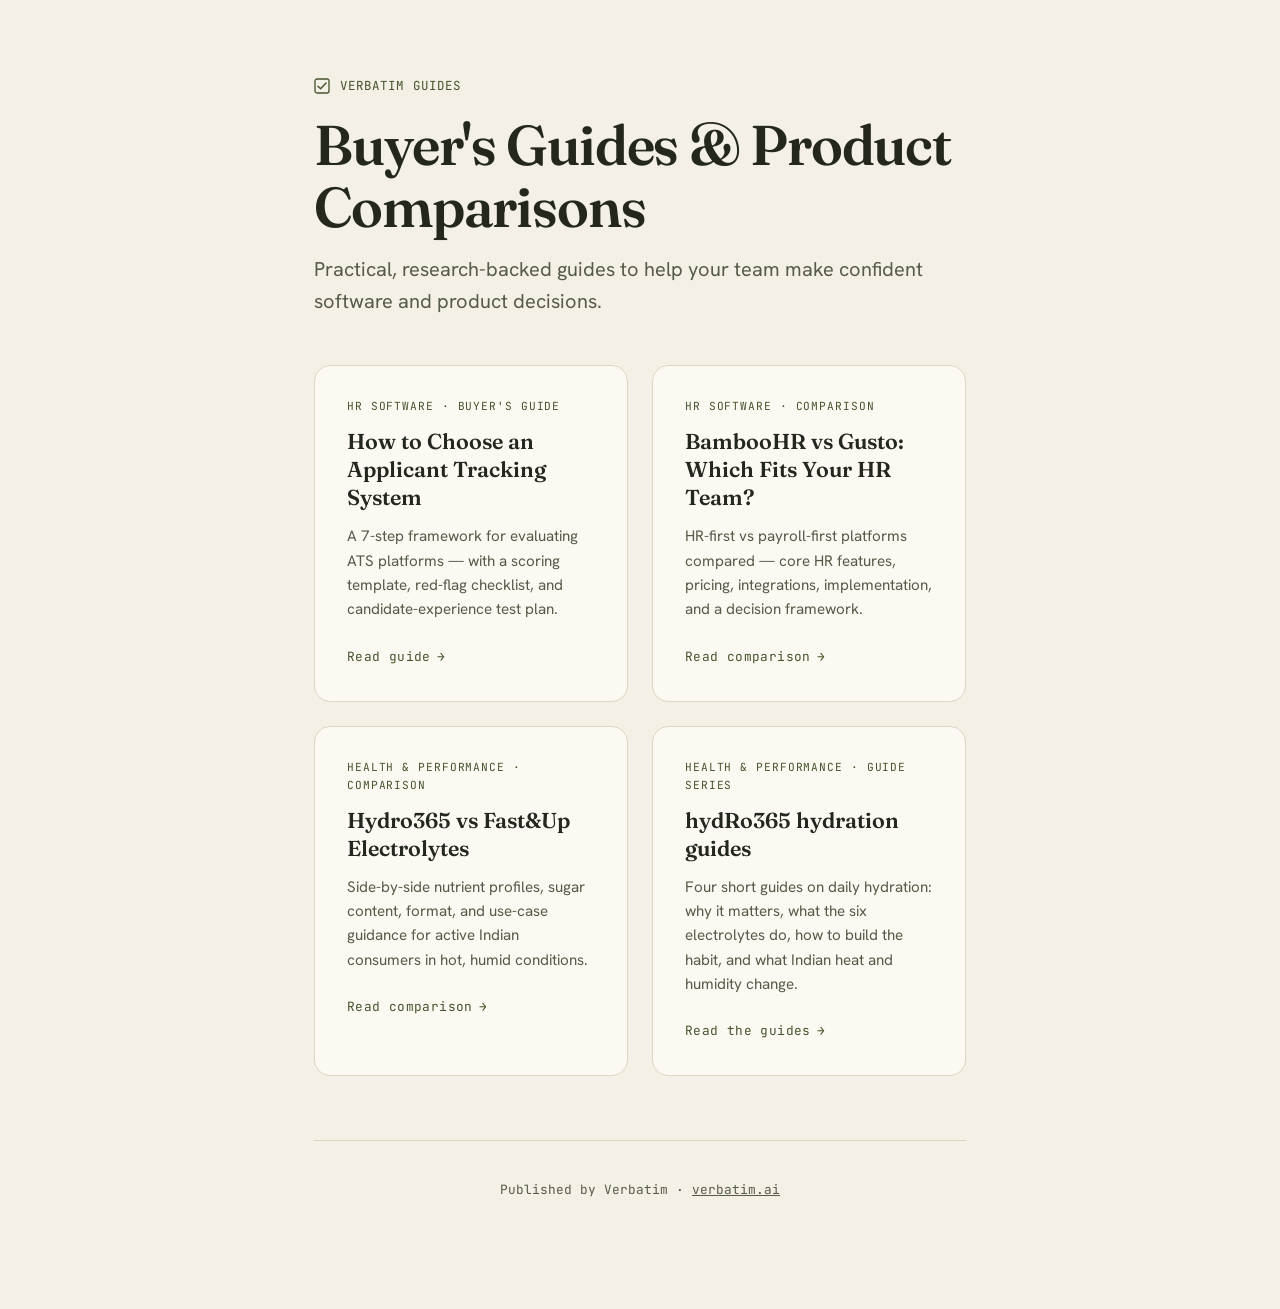
<file: index.html>
<!DOCTYPE html>
<html lang="en">
<head>
    <meta charset="UTF-8">
    <meta name="viewport" content="width=device-width, initial-scale=1.0">
    <title>Verbatim — Buyer's Guides & Comparisons</title>
    <style>
        :root {
            --ink: #24271C;
            --ink-soft: #565A48;
            --ground: #F4F0E6;
            --card: #FBF9F1;
            --line: #DDD6C0;
            --forest: #5C6B3C;
            --forest-strong: #46532C;
            --amber: #C25A2E;
            --amber-ink: #A2461F;
            --font-display: "Fraunces", ui-serif, Georgia, "Times New Roman", serif;
            --font-body: "Hanken Grotesk", ui-sans-serif, system-ui, -apple-system, "Segoe UI", sans-serif;
            --font-mono: "JetBrains Mono", ui-monospace, "SFMono-Regular", Menlo, Consolas, monospace;
        }
        @media (prefers-color-scheme: dark) {
            :root:not([data-theme="light"]) {
                --ink: #ECEAD8;
                --ink-soft: #CFCDBA;
                --ground: #23271A;
                --card: #2C3122;
                --line: #3A4030;
                --forest: #A9B97E;
                --forest-strong: #A9B97E;
                --amber: #D2742E;
                --amber-ink: #D2742E;
            }
        }
        * { box-sizing: border-box; }
        body {
            margin: 0;
            background: var(--ground);
            color: var(--ink);
            font-family: var(--font-body);
            font-size: 17px;
            line-height: 1.6;
        }
        .page {
            max-width: 700px;
            margin: 0 auto;
            padding: 4rem 1.5rem 6rem;
        }
        .eyebrow {
            display: flex;
            align-items: center;
            gap: 0.6rem;
            font-family: var(--font-mono);
            font-size: 0.78rem;
            letter-spacing: 0.09em;
            text-transform: uppercase;
            color: var(--forest-strong);
            margin-bottom: 1.1rem;
        }
        h1 {
            font-family: var(--font-display);
            font-weight: 600;
            font-size: clamp(2.5rem, 6vw, 3.5rem);
            line-height: 1.1;
            letter-spacing: -0.02em;
            margin: 0 0 1rem;
        }
        .dek {
            font-size: 1.25rem;
            color: var(--ink-soft);
            max-width: 60ch;
            margin: 0 0 3rem;
        }
        .grid {
            display: grid;
            gap: 1.5rem;
            grid-template-columns: repeat(auto-fit, minmax(280px, 1fr));
        }
        .card {
            background: var(--card);
            border: 1px solid var(--line);
            border-radius: 16px;
            padding: 2rem;
            text-decoration: none;
            color: inherit;
            transition: border-color 0.18s, transform 0.18s, box-shadow 0.18s;
        }
        .card:hover {
            border-color: var(--forest);
            transform: translateY(-3px);
            box-shadow: 0 16px 36px -18px rgba(36,39,28,.30);
        }
        .card-tag {
            font-family: var(--font-mono);
            font-size: 0.7rem;
            letter-spacing: 0.08em;
            text-transform: uppercase;
            color: var(--forest-strong);
            margin-bottom: 0.75rem;
            display: block;
        }
        .card h2 {
            font-family: var(--font-display);
            font-weight: 600;
            font-size: 1.35rem;
            line-height: 1.3;
            margin: 0 0 0.75rem;
        }
        .card p {
            color: var(--ink-soft);
            font-size: 0.95rem;
            margin: 0 0 1.25rem;
        }
        .card-link {
            font-family: var(--font-mono);
            font-size: 0.8rem;
            letter-spacing: 0.03em;
            color: var(--forest-strong);
            text-decoration: none;
            display: inline-flex;
            align-items: center;
            gap: 0.4rem;
        }
        .card-link::after {
            content: "→";
            transition: transform 0.2s;
        }
        .card:hover .card-link::after {
            transform: translateX(4px);
        }
        footer.page-footer {
            margin-top: 4rem;
            padding-top: 1.6rem;
            border-top: 1px solid var(--line);
            font-family: var(--font-mono);
            font-size: 0.8rem;
            color: var(--ink-soft);
            text-align: center;
        }
        @media (prefers-reduced-motion: reduce) {
            * { animation-duration: 0.001ms !important; transition-duration: 0.001ms !important; }
        }
    </style>
    <link rel="preconnect" href="https://fonts.googleapis.com">
    <link rel="preconnect" href="https://fonts.gstatic.com" crossorigin>
    <link href="https://fonts.googleapis.com/css2?family=Fraunces:opsz,wght@9..144,500;9..144,600&family=Hanken+Grotesk:wght@400;600;700&family=JetBrains+Mono:wght@400;500&display=swap" rel="stylesheet">
</head>
<body>
<div class="page">
    <header>
        <p class="eyebrow">
            <svg class="mark" width="16" height="16" viewBox="0 0 16 16" fill="none" xmlns="http://www.w3.org/2000/svg" aria-hidden="true">
                <rect x="1" y="1" width="14" height="14" rx="2" stroke="currentColor" stroke-width="1.3"/>
                <path d="M4 8.2L6.6 10.8L12 5" stroke="currentColor" stroke-width="1.4" stroke-linecap="round" stroke-linejoin="round"/>
            </svg>
            Verbatim Guides
        </p>
        <h1>Buyer's Guides & Product Comparisons</h1>
        <p class="dek">Practical, research-backed guides to help your team make confident software and product decisions.</p>
    </header>

    <main>
        <div class="grid">
            <a class="card" href="teamtailor.html">
                <span class="card-tag">HR Software · Buyer's Guide</span>
                <h2>How to Choose an Applicant Tracking System</h2>
                <p>A 7-step framework for evaluating ATS platforms — with a scoring template, red-flag checklist, and candidate-experience test plan.</p>
                <span class="card-link">Read guide</span>
            </a>

            <a class="card" href="bamboohr_vs_gusto.html">
                <span class="card-tag">HR Software · Comparison</span>
                <h2>BambooHR vs Gusto: Which Fits Your HR Team?</h2>
                <p>HR-first vs payroll-first platforms compared — core HR features, pricing, integrations, implementation, and a decision framework.</p>
                <span class="card-link">Read comparison</span>
            </a>

            <a class="card" href="hydro365_vs_fastandup.html">
                <span class="card-tag">Health & Performance · Comparison</span>
                <h2>Hydro365 vs Fast&Up Electrolytes</h2>
                <p>Side-by-side nutrient profiles, sugar content, format, and use-case guidance for active Indian consumers in hot, humid conditions.</p>
                <span class="card-link">Read comparison</span>
            </a>

            <a class="card" href="hydro365/">
                <span class="card-tag">Health &amp; Performance · Guide series</span>
                <h2>hydRo365 hydration guides</h2>
                <p>Four short guides on daily hydration: why it matters, what the six electrolytes do, how to build the habit, and what Indian heat and humidity change.</p>
                <span class="card-link">Read the guides</span>
            </a>
        </div>
    </main>

    <footer class="page-footer">
        <p>Published by Verbatim · <a href="https://verbatim.ai" style="color: inherit;">verbatim.ai</a></p>
    </footer>
</div>
</body>
</html>
</file>
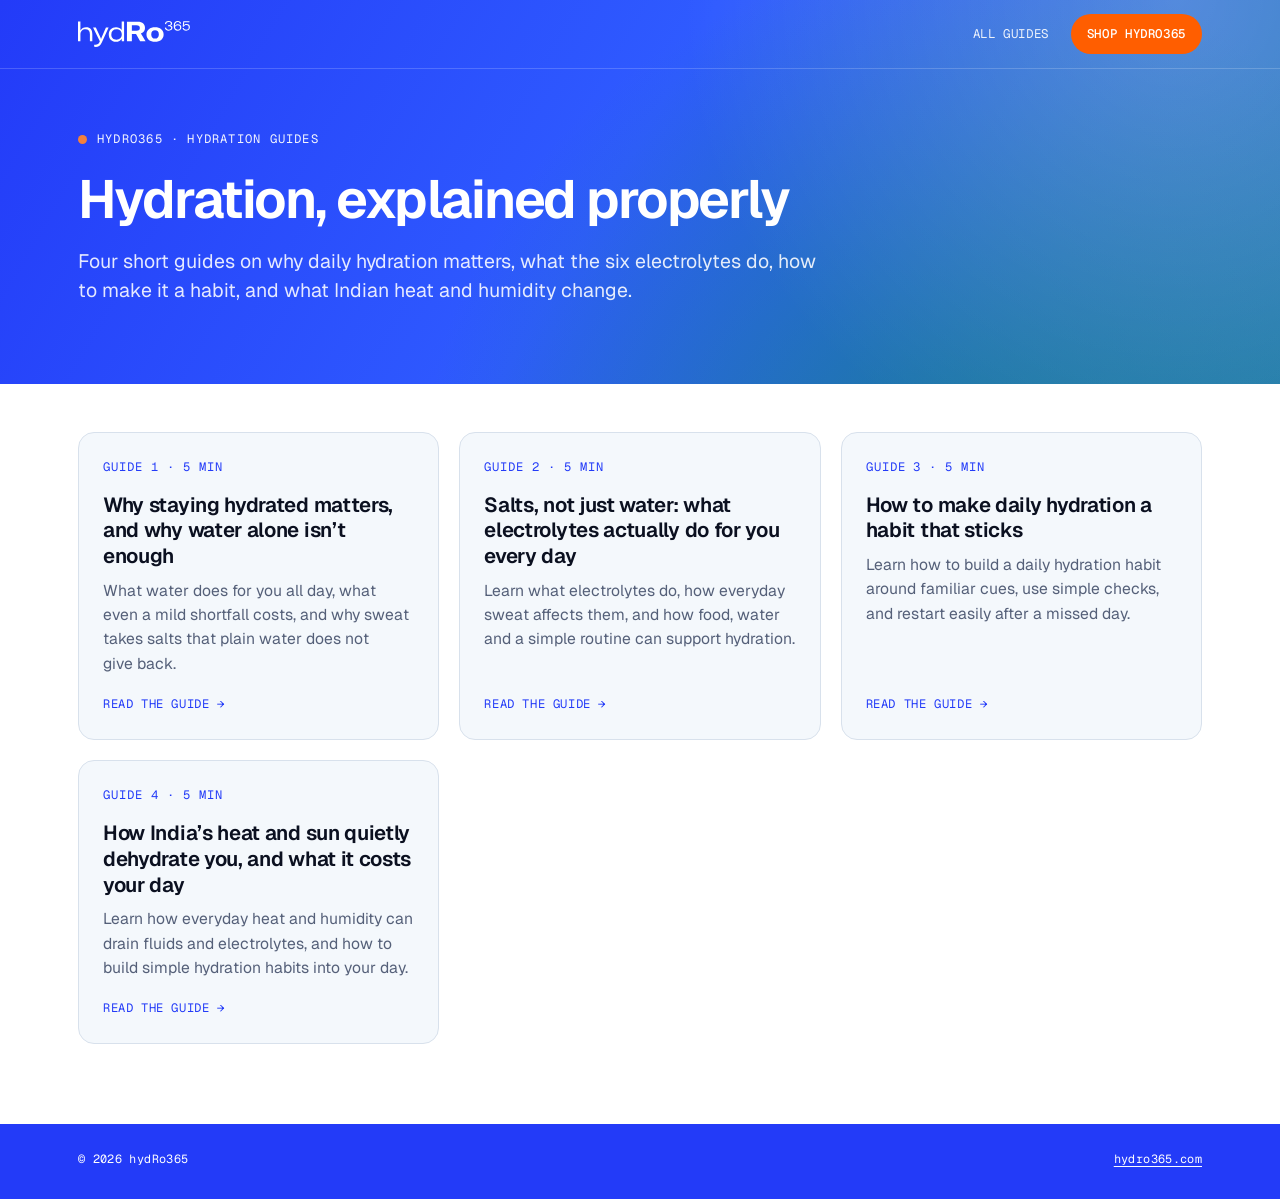
<file: hydro365/index.html>
<!DOCTYPE html>
<html lang="en-IN">
<head>
<meta charset="UTF-8">
<meta name="viewport" content="width=device-width, initial-scale=1">
<title>Hydration guides | hydRo365</title>
<meta name="description" content="Four short guides on daily hydration: why it matters, what the six electrolytes do, how to build the habit, and how Indian heat changes the picture.">
<link rel="canonical" href="https://blogs.theverbatim.com/hydro365/">
<link rel="preconnect" href="https://fonts.googleapis.com"><link rel="preconnect" href="https://fonts.gstatic.com" crossorigin><link href="https://fonts.googleapis.com/css2?family=Geist:wght@400;500;560;650&amp;family=Geist+Mono:wght@400;500&amp;display=swap" rel="stylesheet">
<link rel="stylesheet" href="assets/hydro365.css">
<script type="application/ld+json">
{
 "@context": "https://schema.org",
 "@type": "CollectionPage",
 "name": "hydRo365 hydration guides",
 "url": "https://blogs.theverbatim.com/hydro365/",
 "inLanguage": "en-IN",
 "hasPart": [
  {
   "@type": "Article",
   "headline": "Why staying hydrated matters, and why water alone isn't enough",
   "url": "https://blogs.theverbatim.com/hydro365/why-hydration-matters"
  },
  {
   "@type": "Article",
   "headline": "Salts, not just water: what electrolytes actually do for you every day",
   "url": "https://blogs.theverbatim.com/hydro365/salts-not-just-water"
  },
  {
   "@type": "Article",
   "headline": "How to make daily hydration a habit that sticks",
   "url": "https://blogs.theverbatim.com/hydro365/daily-hydration-habit"
  },
  {
   "@type": "Article",
   "headline": "How India's heat and sun quietly dehydrate you, and what it costs your day",
   "url": "https://blogs.theverbatim.com/hydro365/heat-sun-and-dehydration"
  }
 ]
}
</script>
</head>
<body>
<div class="top"><header class="bar"><div class="wrap"><a href="https://www.hydro365.com" aria-label="hydRo365"><img src="assets/logo.svg" alt="hydRo365"></a><nav><a href="./">All guides</a><a class="shop" href="https://www.hydro365.com/products/hydro365-orange-daily-electrolyte-hydration">Shop hydRo365</a></nav></div></header>
<section class="hero"><div class="wrap"><div class="hero-in">
<p class="kicker">hydRo365 &middot; Hydration guides</p>
<h1>Hydration, explained properly</h1>
<p class="dek">Four short guides on why daily hydration matters, what the six electrolytes do, how to make it a habit, and what Indian heat and humidity change.</p>
</div></div></section></div>
<div class="cards"><a class="card" href="why-hydration-matters"><span class="n">Guide 1 &middot; 5 min</span><h3>Why staying hydrated matters, and why water alone isn’t enough</h3><p>What water does for you all day, what even a mild shortfall costs, and why sweat takes salts that plain water does not give back.</p><span class="go">Read the guide &rarr;</span></a><a class="card" href="salts-not-just-water"><span class="n">Guide 2 &middot; 5 min</span><h3>Salts, not just water: what electrolytes actually do for you every day</h3><p>Learn what electrolytes do, how everyday sweat affects them, and how food, water and a simple routine can support hydration.</p><span class="go">Read the guide &rarr;</span></a><a class="card" href="daily-hydration-habit"><span class="n">Guide 3 &middot; 5 min</span><h3>How to make daily hydration a habit that sticks</h3><p>Learn how to build a daily hydration habit around familiar cues, use simple checks, and restart easily after a missed day.</p><span class="go">Read the guide &rarr;</span></a><a class="card" href="heat-sun-and-dehydration"><span class="n">Guide 4 &middot; 5 min</span><h3>How India’s heat and sun quietly dehydrate you, and what it costs your day</h3><p>Learn how everyday heat and humidity can drain fluids and electrolytes, and how to build simple hydration habits into your day.</p><span class="go">Read the guide &rarr;</span></a></div>
<footer><div class="wrap"><p class="fine">&copy; 2026 hydRo365</p><p class="fine"><a href="https://www.hydro365.com">hydro365.com</a></p></div></footer>
</body>
</html>
</file>
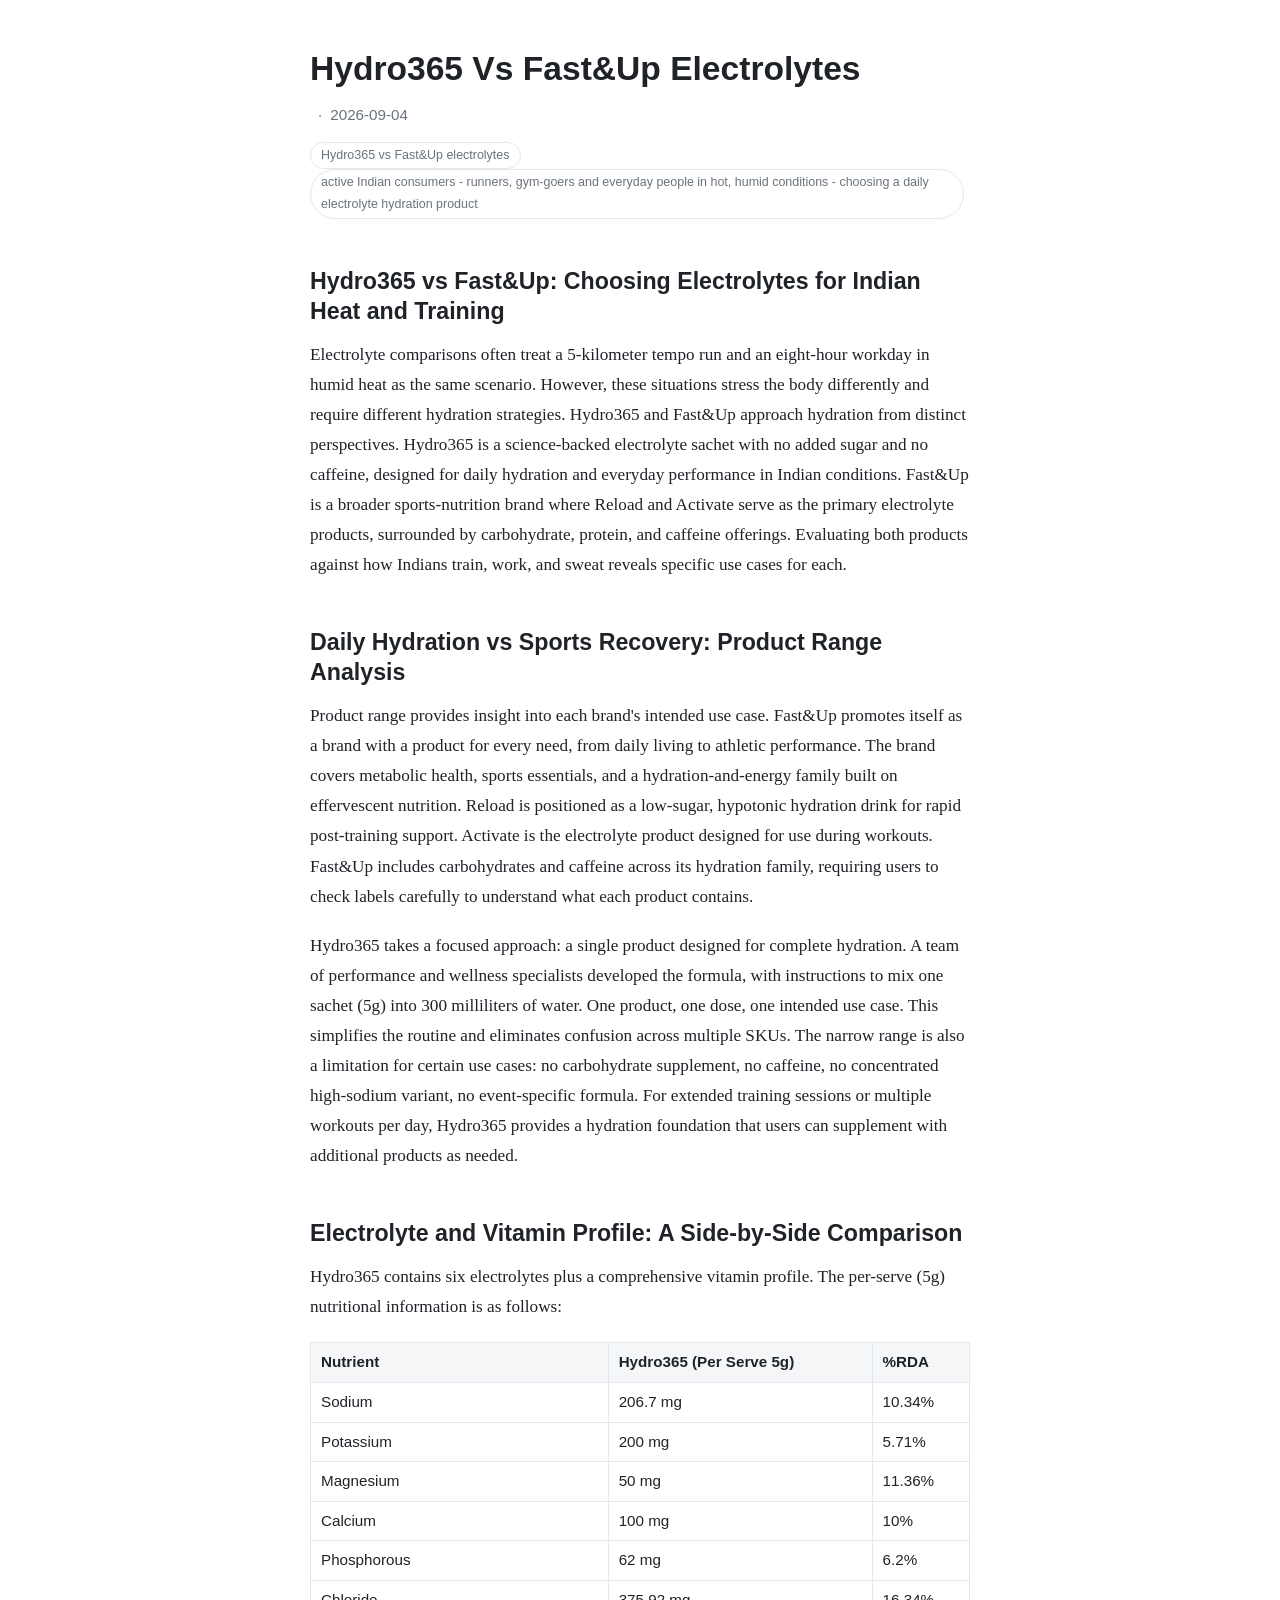
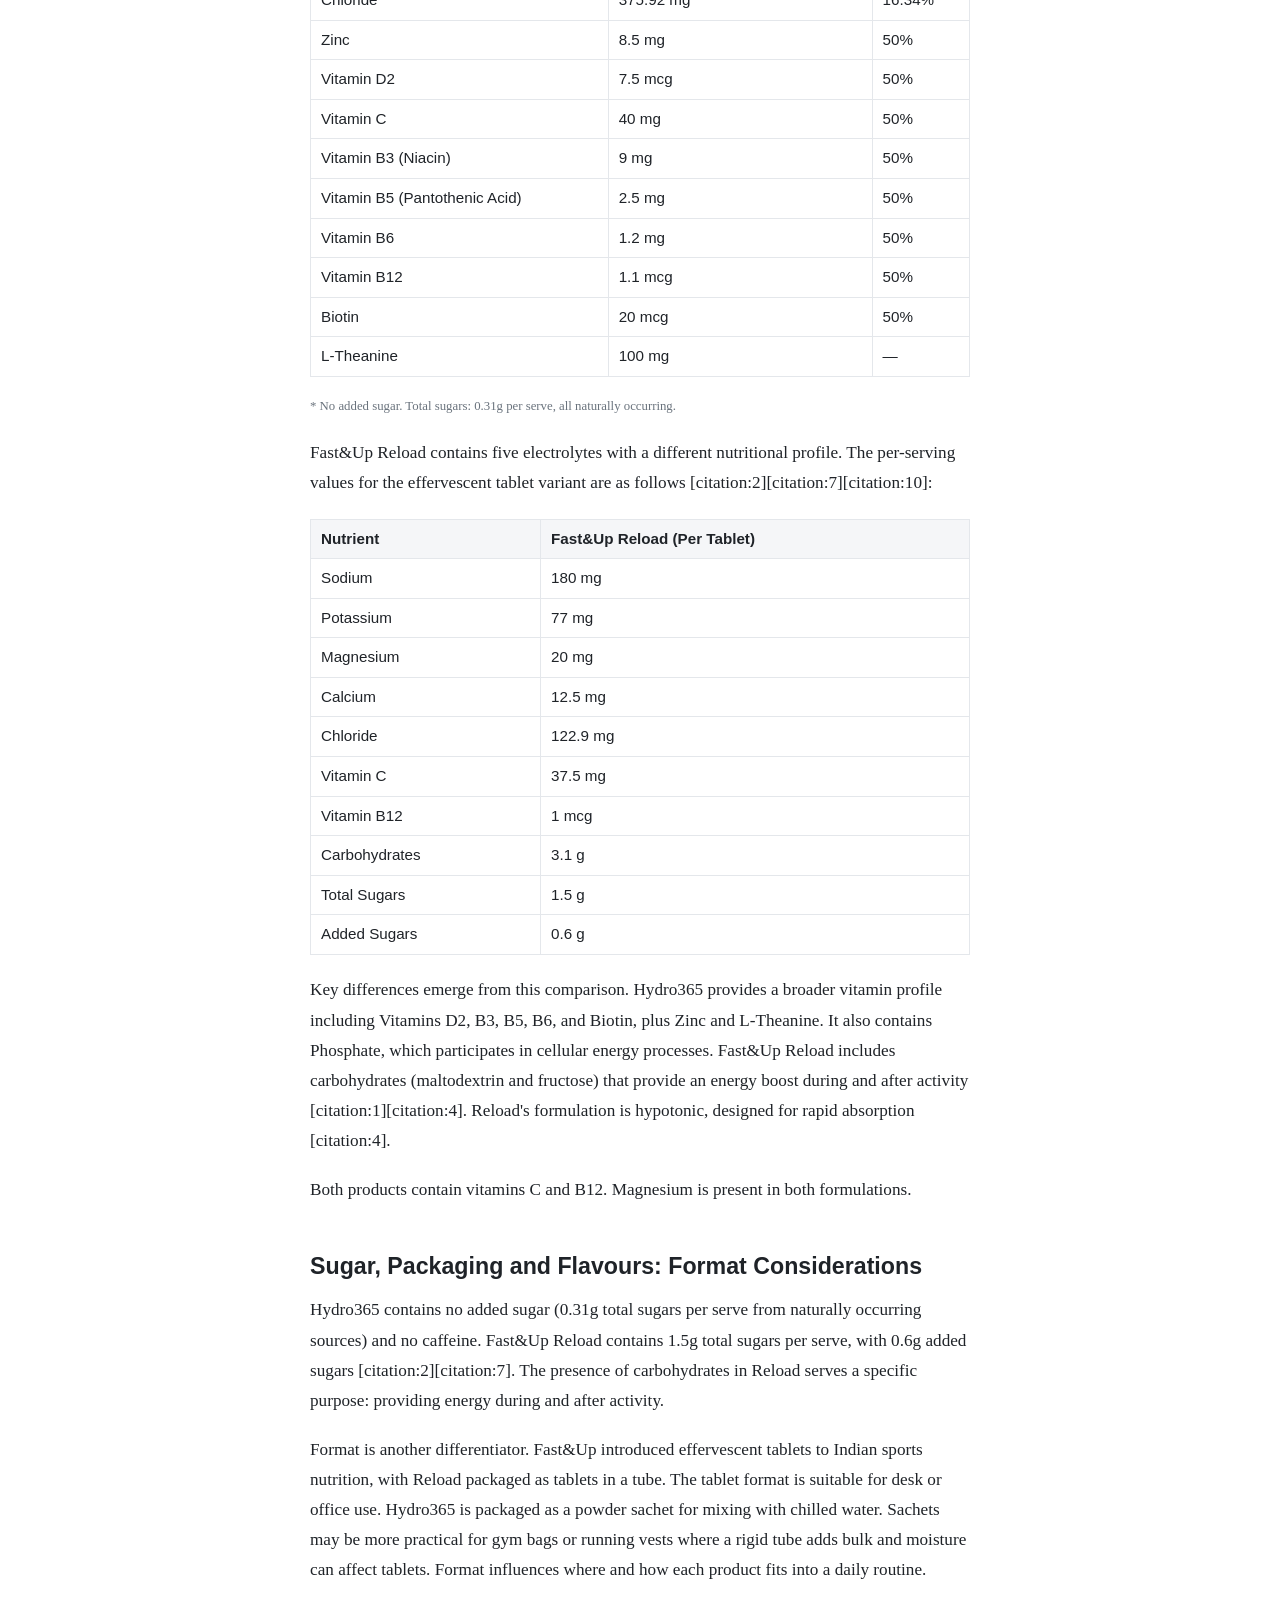
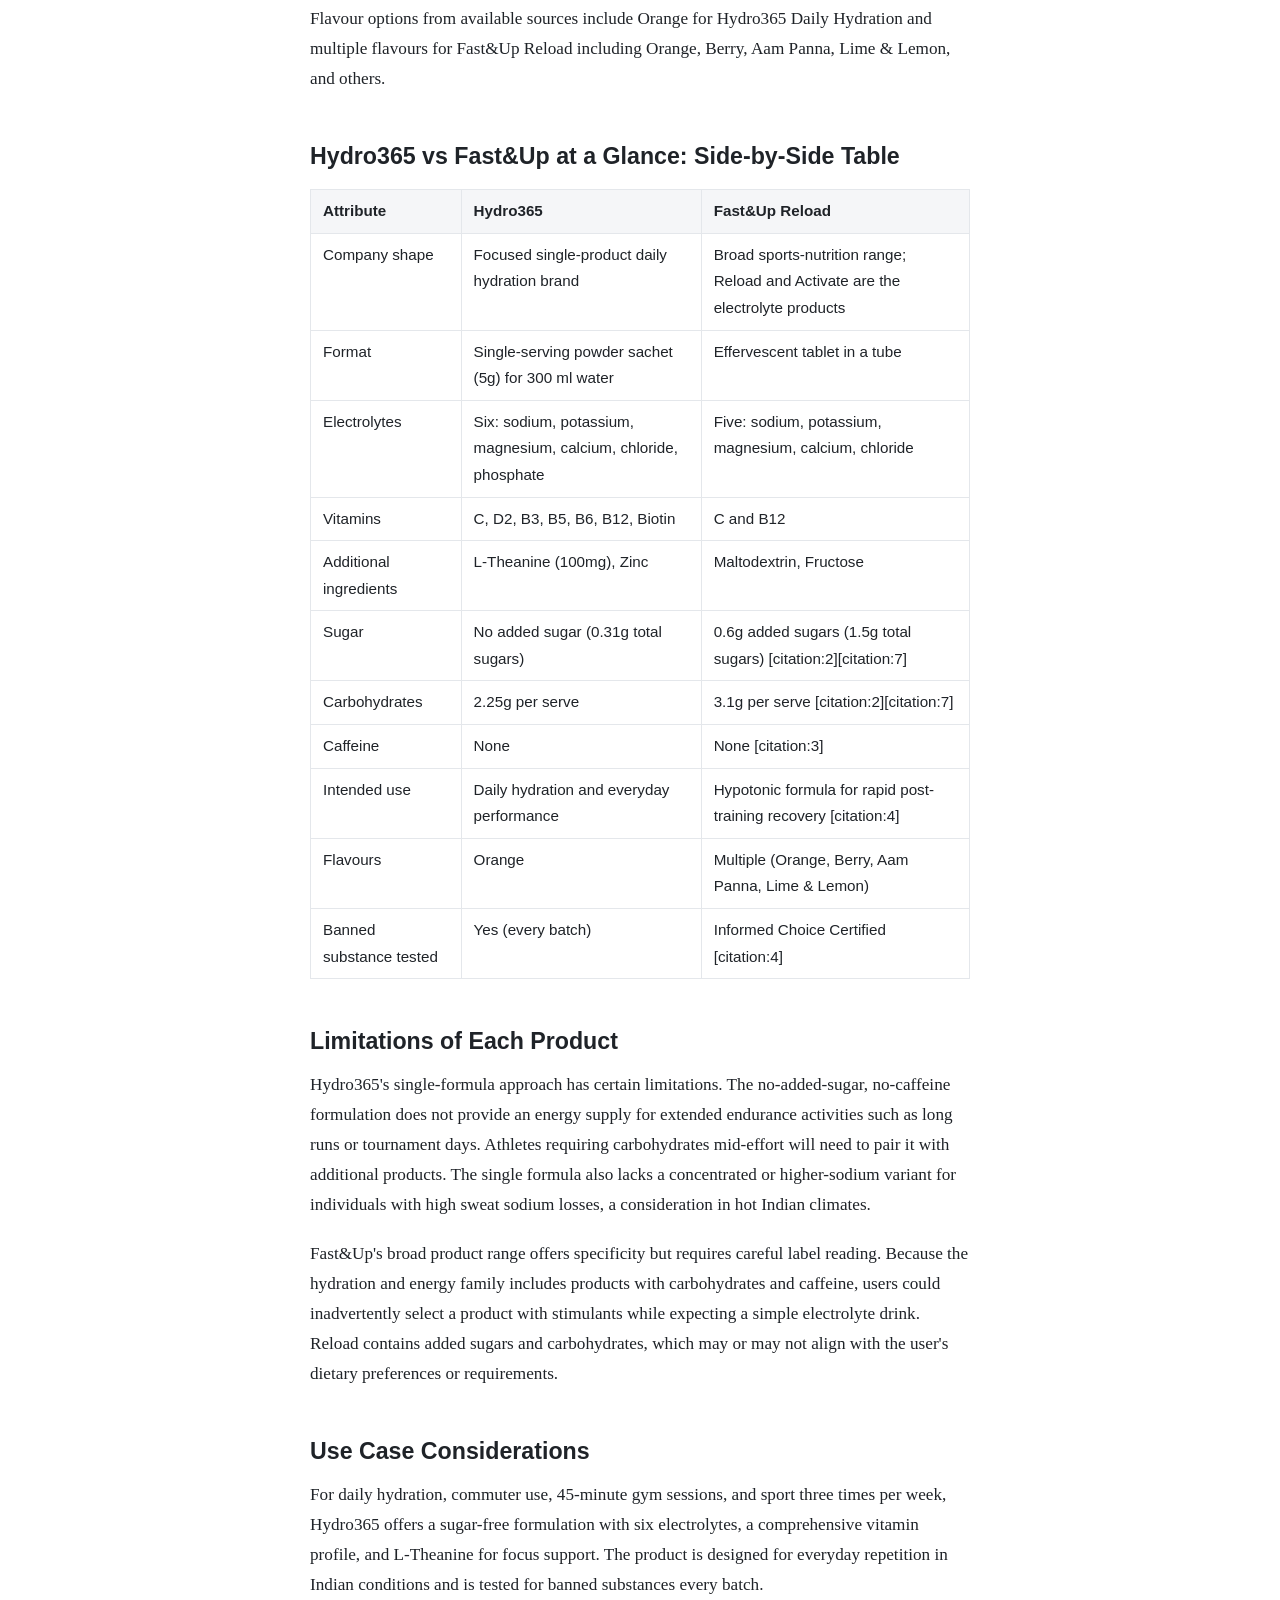
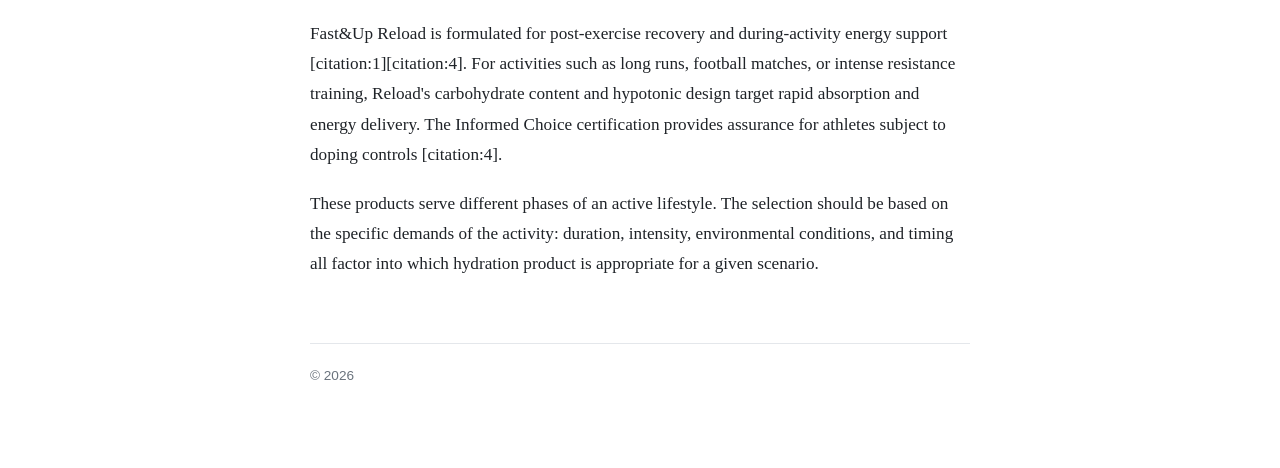
<file: hydro365_vs_fastandup.html>
<!DOCTYPE html>
<html lang="en">
<head>
<meta charset="UTF-8">
<meta name="viewport" content="width=device-width, initial-scale=1.0">
<title>Hydro365 vs Fast&amp;Up electrolytes</title>
<meta name="description" content="A comparison about Hydro365 vs Fast&amp;Up electrolytes for active Indian consumers - runners, gym-goers and everyday people in hot, humid conditions - choosing a daily electrolyte hydration product">
<script type="application/ld+json">
{
  "@context": "https://schema.org",
  "@type": "Article",
  "headline": "Hydro365 vs Fast&Up electrolytes",
  "author": { "@type": "Organization", "name": "" },
  "datePublished": "2026-09-04",
  "dateModified": "2026-09-04",
  "description": "A comparison about Hydro365 vs Fast&Up electrolytes for active Indian consumers - runners, gym-goers and everyday people in hot, humid conditions - choosing a daily electrolyte hydration product"
}
</script>
<style>
  :root {
    --text: #1f2328; --muted: #6a737d; --accent: #0b6cff;
    --border: #e4e7eb; --bg: #ffffff; --code-bg: #f5f6f8;
  }
  @media (prefers-color-scheme: dark) {
    :root {
      --text: #d7dce1; --muted: #8b949e; --accent: #58a6ff;
      --border: #2d333b; --bg: #14181c; --code-bg: #1e242a;
    }
  }
  * { box-sizing: border-box; }
  body {
    margin: 0; background: var(--bg); color: var(--text);
    font-family: Charter, 'Bitstream Charter', Georgia, Cambria, serif;
    font-size: 1.075rem; line-height: 1.75;
  }
  .wrap { max-width: 700px; margin: 0 auto; padding: 48px 20px 80px; }
  header.masthead { margin-bottom: 40px; }
  h1.post-title {
    font-family: -apple-system, BlinkMacSystemFont, 'Segoe UI', Roboto, sans-serif;
    font-size: 2.1rem; line-height: 1.25; margin: 0 0 12px;
    text-transform: capitalize;
  }
  .byline { color: var(--muted); font-size: 0.95rem;
    font-family: -apple-system, BlinkMacSystemFont, 'Segoe UI', Roboto, sans-serif; }
  .byline .sep { margin: 0 8px; }
  .tags { margin-top: 10px; }
  .tag {
    display: inline-block; font-size: 0.78rem; padding: 2px 10px; margin-right: 6px;
    border: 1px solid var(--border); border-radius: 999px; color: var(--muted);
    font-family: -apple-system, BlinkMacSystemFont, 'Segoe UI', Roboto, sans-serif;
  }
  article h2, article h3, article h4 {
    font-family: -apple-system, BlinkMacSystemFont, 'Segoe UI', Roboto, sans-serif;
    line-height: 1.3; margin: 2em 0 0.6em;
  }
  article h2 { font-size: 1.45rem; }
  article h3 { font-size: 1.15rem; }
  article p { margin: 0 0 1.1em; }
  article a { color: var(--accent); }
  article ul, article ol { padding-left: 1.4em; margin: 0 0 1.1em; }
  article li { margin: 0.3em 0; }
  article blockquote {
    margin: 1.2em 0; padding: 0.2em 1.2em; border-left: 3px solid var(--accent);
    color: var(--muted);
  }
  article img { max-width: 100%; border-radius: 6px; }
  article code {
    background: var(--code-bg); padding: 0.15em 0.4em; border-radius: 4px;
    font-size: 0.88em; font-family: ui-monospace, 'Cascadia Code', Consolas, monospace;
  }
  article pre {
    background: var(--code-bg); padding: 14px 16px; border-radius: 8px;
    overflow-x: auto; line-height: 1.5;
  }
  article pre code { background: none; padding: 0; }
  article table {
    width: 100%; border-collapse: collapse; margin: 1.2em 0; font-size: 0.95rem;
    font-family: -apple-system, BlinkMacSystemFont, 'Segoe UI', Roboto, sans-serif;
  }
  article th, article td {
    border: 1px solid var(--border); padding: 8px 12px; text-align: left;
    vertical-align: top;
  }
  article th { background: var(--code-bg); }
  article hr { border: none; border-top: 1px solid var(--border); margin: 2.5em 0; }
  footer.colophon {
    margin-top: 64px; padding-top: 20px; border-top: 1px solid var(--border);
    color: var(--muted); font-size: 0.85rem;
    font-family: -apple-system, BlinkMacSystemFont, 'Segoe UI', Roboto, sans-serif;
  }
  .nutrition-table {
    font-size: 0.85rem;
    margin: 1.5em 0;
  }
  .nutrition-table table {
    width: 100%;
    border-collapse: collapse;
  }
  .nutrition-table th, .nutrition-table td {
    border: 1px solid var(--border);
    padding: 6px 10px;
    text-align: left;
    vertical-align: top;
  }
  .nutrition-table th {
    background: var(--code-bg);
    font-weight: 600;
  }
  .nutrition-table .note {
    font-size: 0.8rem;
    color: var(--muted);
    margin-top: 8px;
  }
</style>
</head>
<body>
<div class="wrap">
  <header class="masthead">
    <h1 class="post-title">Hydro365 vs Fast&amp;Up electrolytes</h1>
    <div class="byline"><span class="sep">&middot;</span>2026-09-04</div>
    <div class="tags"><span class="tag">Hydro365 vs Fast&amp;Up electrolytes</span><span class="tag">active Indian consumers - runners, gym-goers and everyday people in hot, humid conditions - choosing a daily electrolyte hydration product</span></div>
  </header>
  <article>
<h2>Hydro365 vs Fast&amp;Up: Choosing Electrolytes for Indian Heat and Training</h2>
<p>Electrolyte comparisons often treat a 5-kilometer tempo run and an eight-hour workday in humid heat as the same scenario. However, these situations stress the body differently and require different hydration strategies. Hydro365 and Fast&Up approach hydration from distinct perspectives. Hydro365 is a science-backed electrolyte sachet with no added sugar and no caffeine, designed for daily hydration and everyday performance in Indian conditions. Fast&Up is a broader sports-nutrition brand where Reload and Activate serve as the primary electrolyte products, surrounded by carbohydrate, protein, and caffeine offerings. Evaluating both products against how Indians train, work, and sweat reveals specific use cases for each.</p>

<h2>Daily Hydration vs Sports Recovery: Product Range Analysis</h2>
<p>Product range provides insight into each brand's intended use case. Fast&Up promotes itself as a brand with a product for every need, from daily living to athletic performance. The brand covers metabolic health, sports essentials, and a hydration-and-energy family built on effervescent nutrition. Reload is positioned as a low-sugar, hypotonic hydration drink for rapid post-training support. Activate is the electrolyte product designed for use during workouts. Fast&Up includes carbohydrates and caffeine across its hydration family, requiring users to check labels carefully to understand what each product contains.</p>

<p>Hydro365 takes a focused approach: a single product designed for complete hydration. A team of performance and wellness specialists developed the formula, with instructions to mix one sachet (5g) into 300 milliliters of water. One product, one dose, one intended use case. This simplifies the routine and eliminates confusion across multiple SKUs. The narrow range is also a limitation for certain use cases: no carbohydrate supplement, no caffeine, no concentrated high-sodium variant, no event-specific formula. For extended training sessions or multiple workouts per day, Hydro365 provides a hydration foundation that users can supplement with additional products as needed.</p>

<h2>Electrolyte and Vitamin Profile: A Side-by-Side Comparison</h2>

<p>Hydro365 contains six electrolytes plus a comprehensive vitamin profile. The per-serve (5g) nutritional information is as follows:</p>

<div class="nutrition-table">
<table>
<thead>
<tr>
<th>Nutrient</th>
<th>Hydro365 (Per Serve 5g)</th>
<th>%RDA</th>
</tr>
</thead>
<tbody>
<tr><td>Sodium</td><td>206.7 mg</td><td>10.34%</td></tr>
<tr><td>Potassium</td><td>200 mg</td><td>5.71%</td></tr>
<tr><td>Magnesium</td><td>50 mg</td><td>11.36%</td></tr>
<tr><td>Calcium</td><td>100 mg</td><td>10%</td></tr>
<tr><td>Phosphorous</td><td>62 mg</td><td>6.2%</td></tr>
<tr><td>Chloride</td><td>375.92 mg</td><td>16.34%</td></tr>
<tr><td>Zinc</td><td>8.5 mg</td><td>50%</td></tr>
<tr><td>Vitamin D2</td><td>7.5 mcg</td><td>50%</td></tr>
<tr><td>Vitamin C</td><td>40 mg</td><td>50%</td></tr>
<tr><td>Vitamin B3 (Niacin)</td><td>9 mg</td><td>50%</td></tr>
<tr><td>Vitamin B5 (Pantothenic Acid)</td><td>2.5 mg</td><td>50%</td></tr>
<tr><td>Vitamin B6</td><td>1.2 mg</td><td>50%</td></tr>
<tr><td>Vitamin B12</td><td>1.1 mcg</td><td>50%</td></tr>
<tr><td>Biotin</td><td>20 mcg</td><td>50%</td></tr>
<tr><td>L-Theanine</td><td>100 mg</td><td>—</td></tr>
</tbody>
</table>
<p class="note">* No added sugar. Total sugars: 0.31g per serve, all naturally occurring.</p>
</div>

<p>Fast&Up Reload contains five electrolytes with a different nutritional profile. The per-serving values for the effervescent tablet variant are as follows [citation:2][citation:7][citation:10]:</p>

<div class="nutrition-table">
<table>
<thead>
<tr>
<th>Nutrient</th>
<th>Fast&Up Reload (Per Tablet)</th>
</tr>
</thead>
<tbody>
<tr><td>Sodium</td><td>180 mg</td></tr>
<tr><td>Potassium</td><td>77 mg</td></tr>
<tr><td>Magnesium</td><td>20 mg</td></tr>
<tr><td>Calcium</td><td>12.5 mg</td></tr>
<tr><td>Chloride</td><td>122.9 mg</td></tr>
<tr><td>Vitamin C</td><td>37.5 mg</td></tr>
<tr><td>Vitamin B12</td><td>1 mcg</td></tr>
<tr><td>Carbohydrates</td><td>3.1 g</td></tr>
<tr><td>Total Sugars</td><td>1.5 g</td></tr>
<tr><td>Added Sugars</td><td>0.6 g</td></tr>
</tbody>
</table>
</div>

<p>Key differences emerge from this comparison. Hydro365 provides a broader vitamin profile including Vitamins D2, B3, B5, B6, and Biotin, plus Zinc and L-Theanine. It also contains Phosphate, which participates in cellular energy processes. Fast&Up Reload includes carbohydrates (maltodextrin and fructose) that provide an energy boost during and after activity [citation:1][citation:4]. Reload's formulation is hypotonic, designed for rapid absorption [citation:4].</p>

<p>Both products contain vitamins C and B12. Magnesium is present in both formulations.</p>

<h2>Sugar, Packaging and Flavours: Format Considerations</h2>
<p>Hydro365 contains no added sugar (0.31g total sugars per serve from naturally occurring sources) and no caffeine. Fast&Up Reload contains 1.5g total sugars per serve, with 0.6g added sugars [citation:2][citation:7]. The presence of carbohydrates in Reload serves a specific purpose: providing energy during and after activity.</p>

<p>Format is another differentiator. Fast&Up introduced effervescent tablets to Indian sports nutrition, with Reload packaged as tablets in a tube. The tablet format is suitable for desk or office use. Hydro365 is packaged as a powder sachet for mixing with chilled water. Sachets may be more practical for gym bags or running vests where a rigid tube adds bulk and moisture can affect tablets. Format influences where and how each product fits into a daily routine.</p>

<p>Flavour options from available sources include Orange for Hydro365 Daily Hydration and multiple flavours for Fast&Up Reload including Orange, Berry, Aam Panna, Lime & Lemon, and others.</p>


<h2>Hydro365 vs Fast&amp;Up at a Glance: Side-by-Side Table</h2>
<table>
<thead>
<tr>
<th>Attribute</th>
<th>Hydro365</th>
<th>Fast&amp;Up Reload</th>
</tr>
</thead>
<tbody>
<tr>
<td>Company shape</td>
<td>Focused single-product daily hydration brand</td>
<td>Broad sports-nutrition range; Reload and Activate are the electrolyte products</td>
</tr>
<tr>
<td>Format</td>
<td>Single-serving powder sachet (5g) for 300 ml water</td>
<td>Effervescent tablet in a tube</td>
</tr>
<tr>
<td>Electrolytes</td>
<td>Six: sodium, potassium, magnesium, calcium, chloride, phosphate</td>
<td>Five: sodium, potassium, magnesium, calcium, chloride</td>
</tr>
<tr>
<td>Vitamins</td>
<td>C, D2, B3, B5, B6, B12, Biotin</td>
<td>C and B12</td>
</tr>
<tr>
<td>Additional ingredients</td>
<td>L-Theanine (100mg), Zinc</td>
<td>Maltodextrin, Fructose</td>
</tr>
<tr>
<td>Sugar</td>
<td>No added sugar (0.31g total sugars)</td>
<td>0.6g added sugars (1.5g total sugars) [citation:2][citation:7]</td>
</tr>
<tr>
<td>Carbohydrates</td>
<td>2.25g per serve</td>
<td>3.1g per serve [citation:2][citation:7]</td>
</tr>
<tr>
<td>Caffeine</td>
<td>None</td>
<td>None [citation:3]</td>
</tr>
<tr>
<td>Intended use</td>
<td>Daily hydration and everyday performance</td>
<td>Hypotonic formula for rapid post-training recovery [citation:4]</td>
</tr>
<tr>
<td>Flavours</td>
<td>Orange</td>
<td>Multiple (Orange, Berry, Aam Panna, Lime & Lemon)</td>
</tr>
<tr>
<td>Banned substance tested</td>
<td>Yes (every batch)</td>
<td>Informed Choice Certified [citation:4]</td>
</tr>
</tbody>
</table>

<h2>Limitations of Each Product</h2>
<p>Hydro365's single-formula approach has certain limitations. The no-added-sugar, no-caffeine formulation does not provide an energy supply for extended endurance activities such as long runs or tournament days. Athletes requiring carbohydrates mid-effort will need to pair it with additional products. The single formula also lacks a concentrated or higher-sodium variant for individuals with high sweat sodium losses, a consideration in hot Indian climates.</p>

<p>Fast&Up's broad product range offers specificity but requires careful label reading. Because the hydration and energy family includes products with carbohydrates and caffeine, users could inadvertently select a product with stimulants while expecting a simple electrolyte drink. Reload contains added sugars and carbohydrates, which may or may not align with the user's dietary preferences or requirements.</p>

<h2>Use Case Considerations</h2>
<p>For daily hydration, commuter use, 45-minute gym sessions, and sport three times per week, Hydro365 offers a sugar-free formulation with six electrolytes, a comprehensive vitamin profile, and L-Theanine for focus support. The product is designed for everyday repetition in Indian conditions and is tested for banned substances every batch.</p>

<p>Fast&Up Reload is formulated for post-exercise recovery and during-activity energy support [citation:1][citation:4]. For activities such as long runs, football matches, or intense resistance training, Reload's carbohydrate content and hypotonic design target rapid absorption and energy delivery. The Informed Choice certification provides assurance for athletes subject to doping controls [citation:4].</p>

<p>These products serve different phases of an active lifestyle. The selection should be based on the specific demands of the activity: duration, intensity, environmental conditions, and timing all factor into which hydration product is appropriate for a given scenario.</p>
  </article>
  <footer class="colophon">&copy; 2026 </footer>
</div>
</body>
</html>
</file>
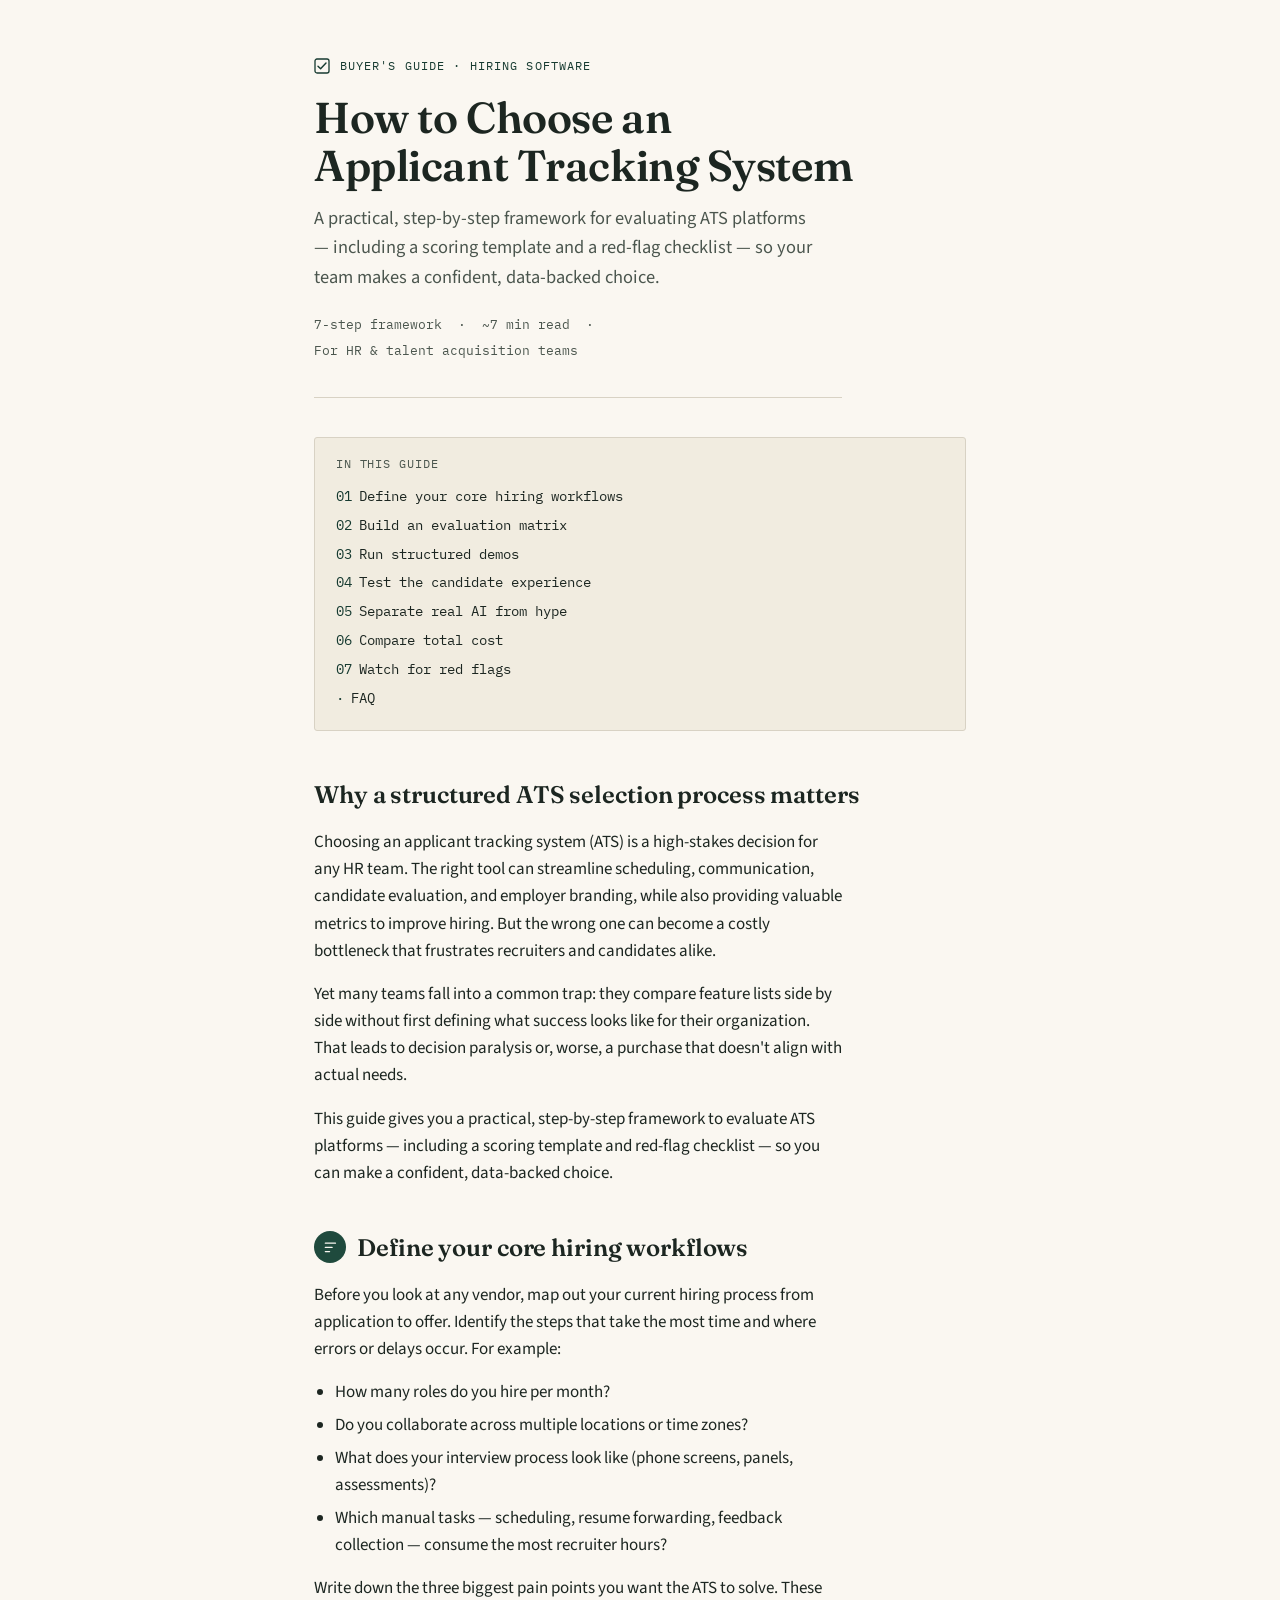
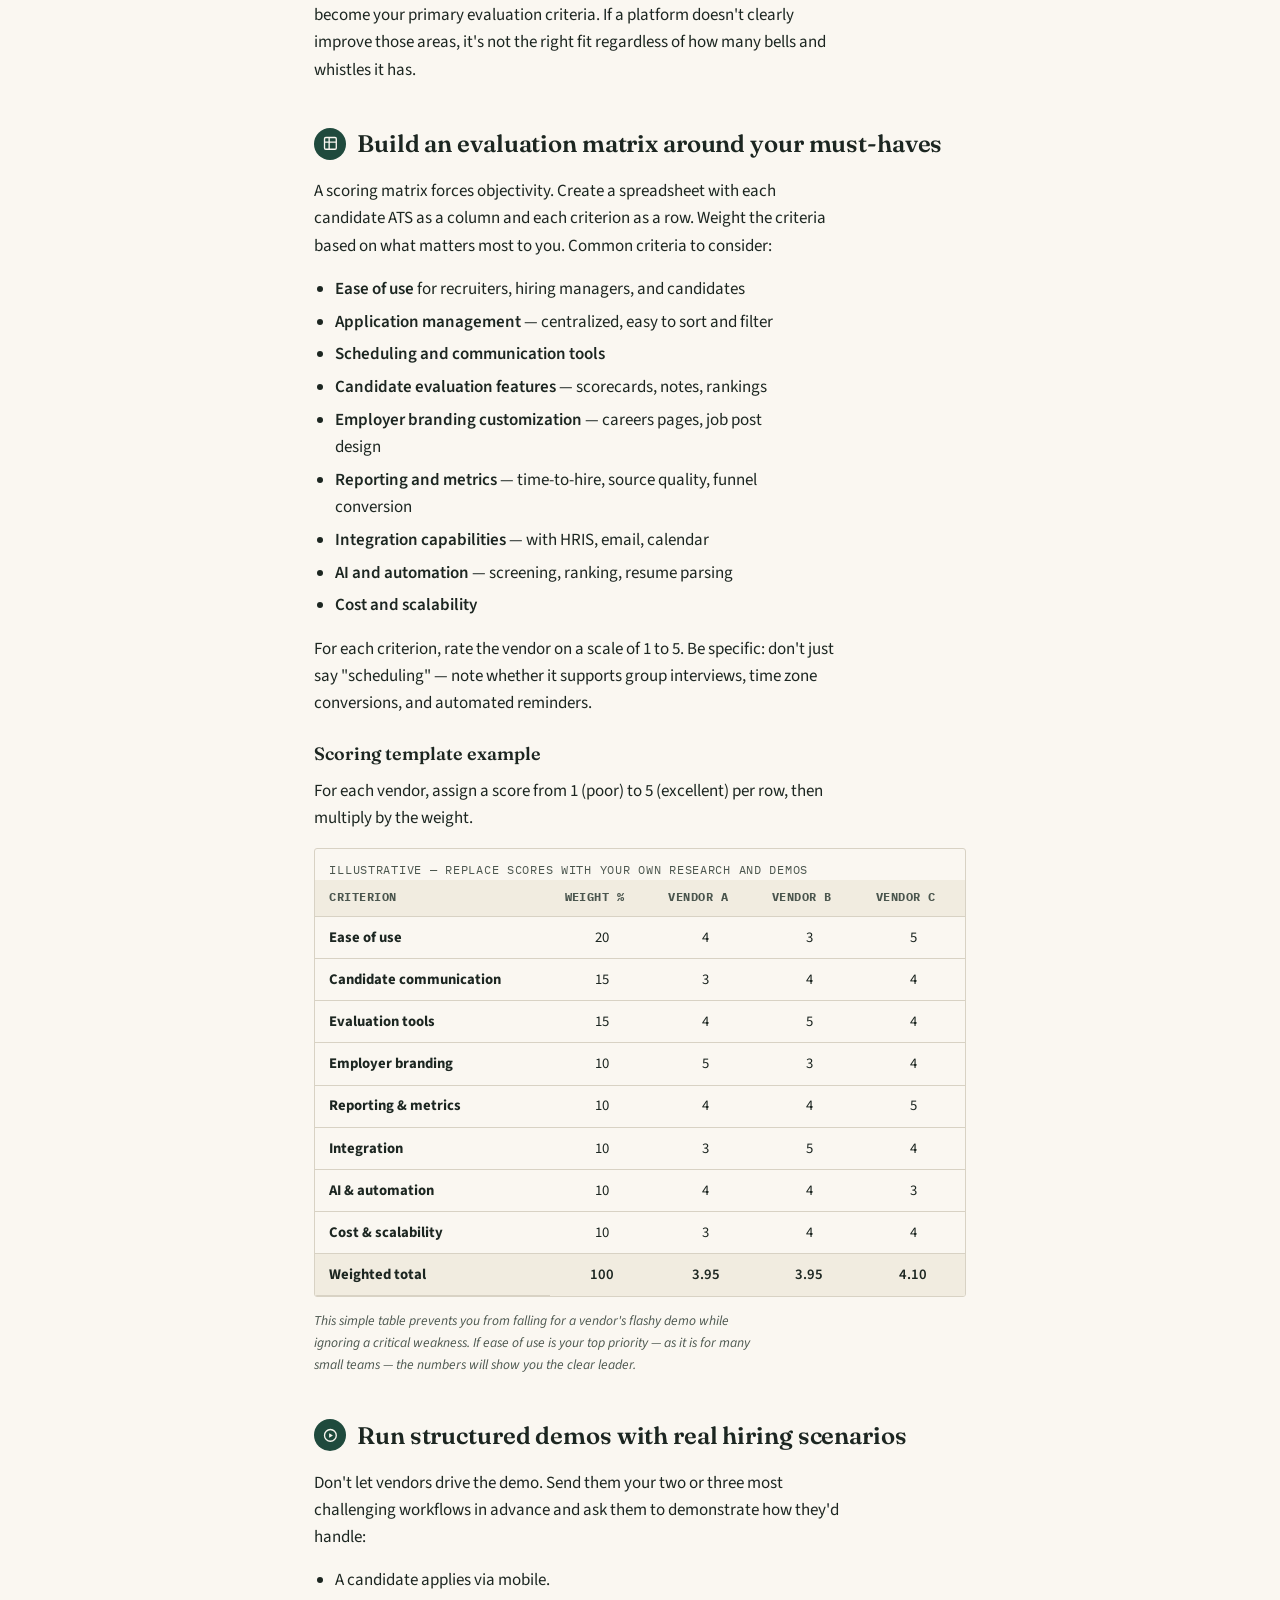
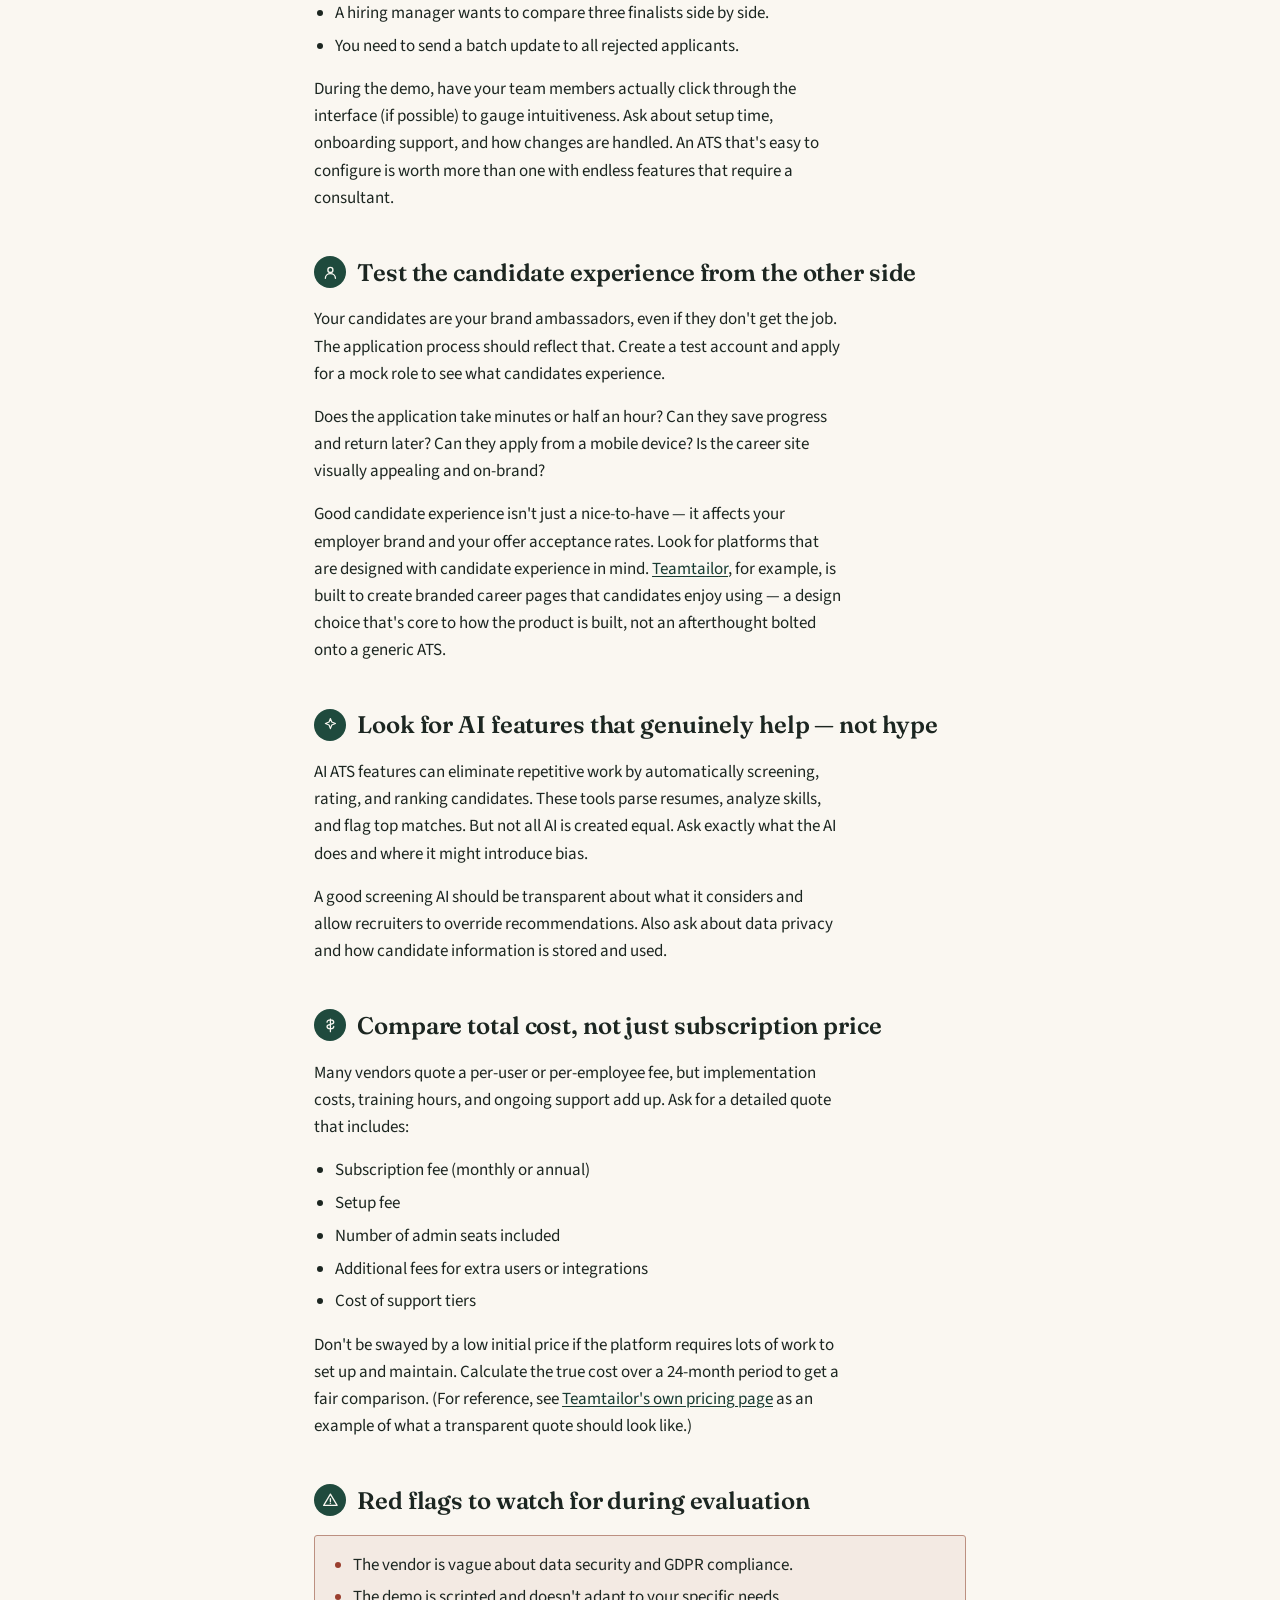
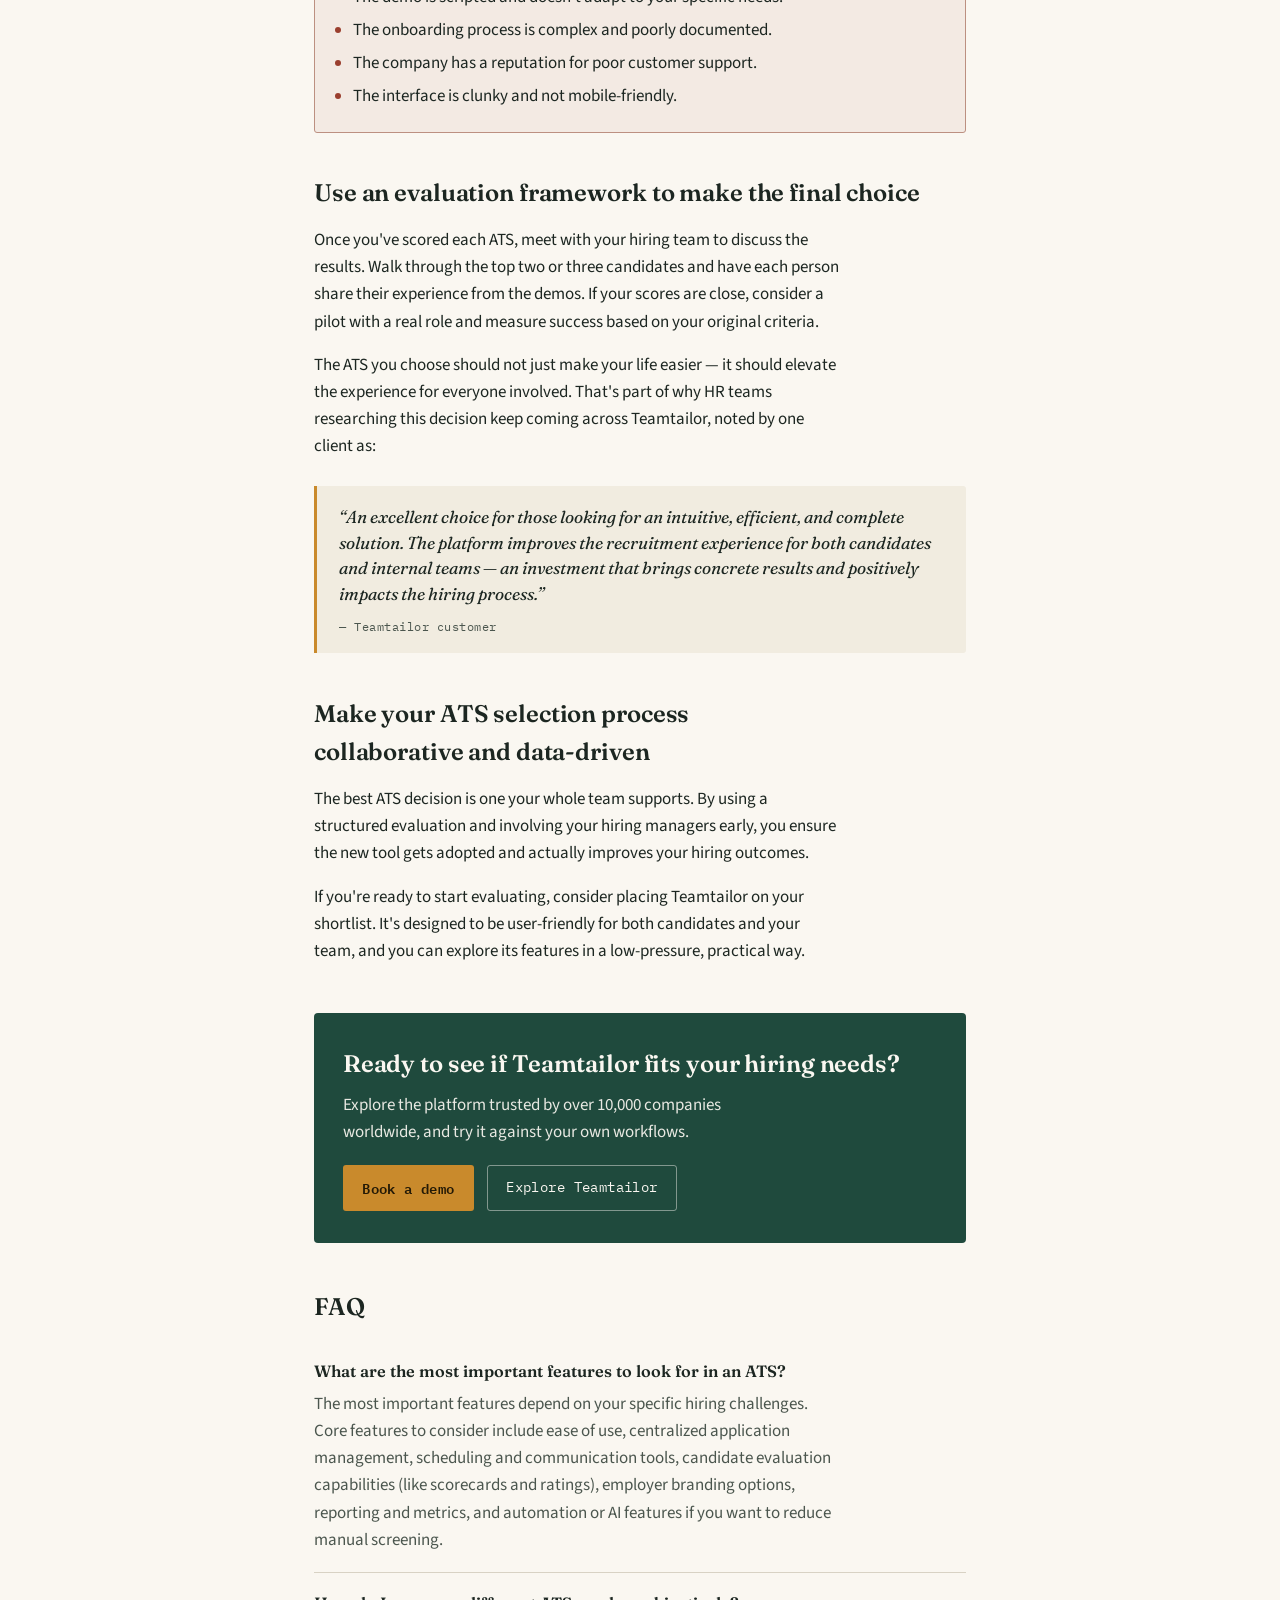
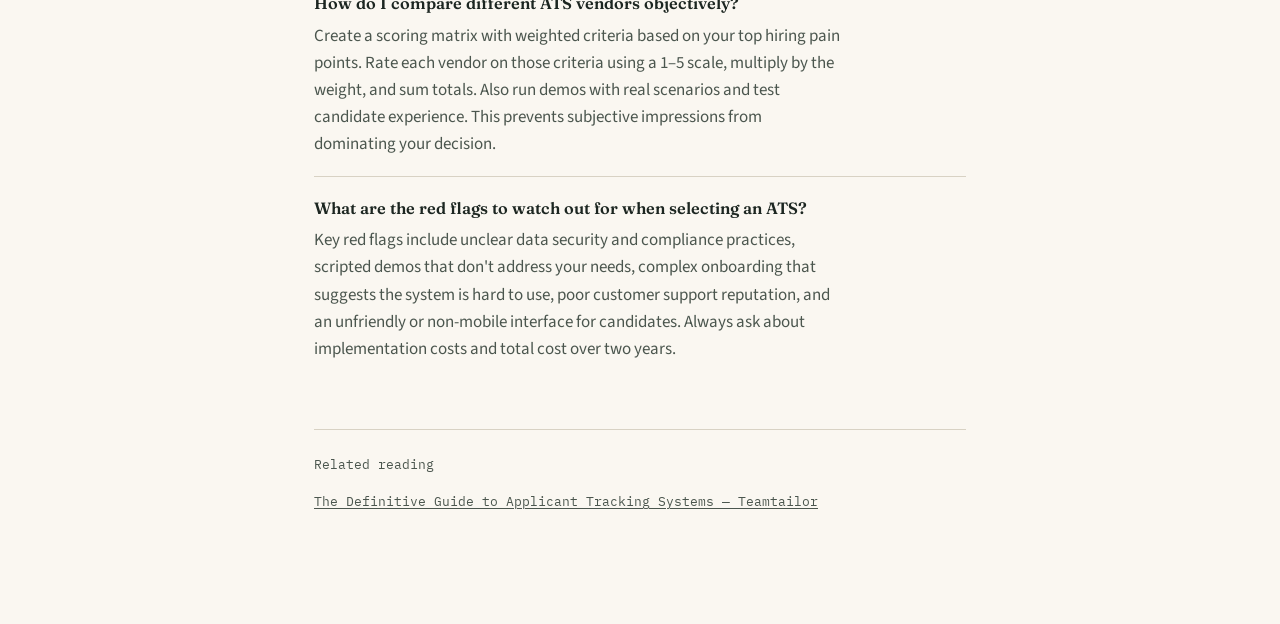
<file: teamtailor.html>
<!doctype html>
<title>How to Choose an Applicant Tracking System</title>
<meta name="description" content="A step-by-step guide to evaluating and selecting an ATS, with practical scoring frameworks and templates to make the right hiring tech decision.">
<style>
  :root {
    --ink: #1c2621;
    --ink-soft: #4b564e;
    --ground: #faf7f1;
    --card: #f1ece0;
    --line: #d8d2c4;
    --forest: #1f4a3d;
    --forest-strong: #163a30;
    --amber: #c98a2c;
    --amber-ink: #241a06;
    --danger: #9a3f2e;
    --font-display: "Fraunces", ui-serif, Georgia, "Times New Roman", serif;
    --font-body: "Source Sans 3", ui-sans-serif, system-ui, -apple-system, "Segoe UI", sans-serif;
    --font-mono: "IBM Plex Mono", ui-monospace, "SFMono-Regular", Menlo, Consolas, monospace;
  }

  @media (prefers-color-scheme: dark) {
    :root:not([data-theme="light"]) {
      --ink: #f1eee5;
      --ink-soft: #b9c2b7;
      --ground: #101309;
      --card: #191d15;
      --line: #2a3025;
      --forest: #79c4a0;
      --forest-strong: #9adcbb;
      --amber: #e9b15c;
      --amber-ink: #221a08;
      --danger: #e2917d;
    }
  }
  :root[data-theme="dark"] {
    --ink: #f1eee5;
    --ink-soft: #b9c2b7;
    --ground: #101309;
    --card: #191d15;
    --line: #2a3025;
    --forest: #79c4a0;
    --forest-strong: #9adcbb;
    --amber: #e9b15c;
    --amber-ink: #221a08;
    --danger: #e2917d;
  }

  * { box-sizing: border-box; }
  html { -webkit-text-size-adjust: 100%; }
  body {
    margin: 0;
    background: var(--ground);
    color: var(--ink);
    font-family: var(--font-body);
    font-size: 17px;
    line-height: 1.6;
  }
  @media (prefers-reduced-motion: reduce) {
    * { animation-duration: 0.001ms !important; transition-duration: 0.001ms !important; }
  }

  a { color: var(--forest-strong); text-decoration-thickness: 1px; text-underline-offset: 2px; }
  a:focus-visible, button:focus-visible { outline: 2px solid var(--amber); outline-offset: 3px; }

  .page {
    max-width: 700px;
    margin: 0 auto;
    padding: 3.5rem 1.5rem 6rem;
  }

  /* ---- masthead ---- */
  .eyebrow {
    display: flex;
    align-items: center;
    gap: 0.6rem;
    font-family: var(--font-mono);
    font-size: 0.78rem;
    letter-spacing: 0.09em;
    text-transform: uppercase;
    color: var(--forest-strong);
    margin-bottom: 1.1rem;
  }
  .eyebrow .mark { flex: none; }
  h1 {
    font-family: var(--font-display);
    font-weight: 600;
    font-size: clamp(2rem, 5vw, 2.7rem);
    line-height: 1.12;
    letter-spacing: -0.01em;
    margin: 0 0 0.85rem;
    text-wrap: balance;
  }
  .dek {
    font-size: 1.15rem;
    color: var(--ink-soft);
    max-width: 56ch;
    margin: 0 0 1.4rem;
  }
  .meta {
    display: flex;
    flex-wrap: wrap;
    gap: 0.4rem 1rem;
    font-family: var(--font-mono);
    font-size: 0.8rem;
    color: var(--ink-soft);
    padding-bottom: 2.2rem;
    margin-bottom: 2.4rem;
    border-bottom: 1px solid var(--line);
  }

  /* ---- contents rail ---- */
  .contents {
    background: var(--card);
    border: 1px solid var(--line);
    border-radius: 3px;
    padding: 1.1rem 1.3rem 1.3rem;
    margin: 0 0 2.8rem;
  }
  .contents-label {
    font-family: var(--font-mono);
    font-size: 0.72rem;
    letter-spacing: 0.08em;
    text-transform: uppercase;
    color: var(--ink-soft);
    margin: 0 0 0.7rem;
  }
  .contents ol {
    margin: 0;
    padding: 0;
    list-style: none;
    display: grid;
    gap: 0.4rem;
    font-family: var(--font-mono);
    font-size: 0.88rem;
  }
  .contents a { color: var(--ink); text-decoration: none; }
  .contents a:hover { color: var(--forest-strong); text-decoration: underline; }
  .contents .n { color: var(--forest-strong); margin-right: 0.5em; }

  /* ---- body typography ---- */
  article > section { margin-bottom: 2.6rem; }
  h2 {
    font-family: var(--font-display);
    font-weight: 600;
    font-size: 1.5rem;
    letter-spacing: -0.005em;
    margin: 0 0 0.9rem;
    text-wrap: balance;
    scroll-margin-top: 1.5rem;
  }
  h3 {
    font-family: var(--font-display);
    font-weight: 600;
    font-size: 1.12rem;
    margin: 1.4rem 0 0.6rem;
  }
  p { margin: 0 0 1rem; max-width: 66ch; }
  article ul, article ol.plain { margin: 0 0 1rem; padding-left: 1.3rem; max-width: 62ch; }
  article li { margin-bottom: 0.35rem; }
  strong { font-weight: 600; }

  .step-head {
    display: flex;
    align-items: flex-start;
    gap: 0.7rem;
  }
  .step-icon {
    flex: none;
    width: 2rem;
    height: 2rem;
    border-radius: 50%;
    background: var(--forest);
    color: var(--ground);
    display: grid;
    place-items: center;
    margin-top: 0.15rem;
  }
  .step-icon svg { width: 1.05rem; height: 1.05rem; stroke: var(--ground); }

  /* ---- scoring table ---- */
  .table-wrap { overflow-x: auto; margin: 0 0 0.8rem; border: 1px solid var(--line); border-radius: 3px; }
  table {
    border-collapse: collapse;
    width: 100%;
    min-width: 480px;
    font-size: 0.92rem;
  }
  caption { text-align: left; padding: 0.7rem 0.9rem 0; font-family: var(--font-mono); font-size: 0.75rem; letter-spacing: 0.06em; text-transform: uppercase; color: var(--ink-soft); }
  th, td {
    padding: 0.55rem 0.9rem;
    text-align: left;
    border-bottom: 1px solid var(--line);
    font-variant-numeric: tabular-nums;
  }
  thead th {
    font-family: var(--font-mono);
    font-size: 0.74rem;
    letter-spacing: 0.04em;
    text-transform: uppercase;
    color: var(--ink-soft);
    background: var(--card);
  }
  tbody td:not(:first-child), tbody th:not(:first-child) { text-align: center; }
  tr:last-child td { border-bottom: none; font-weight: 600; }
  tr:last-child { background: var(--card); }
  .table-note { font-size: 0.85rem; color: var(--ink-soft); font-style: italic; margin: 0.6rem 0 0; }

  /* ---- pull quote ---- */
  blockquote.quote {
    margin: 1.6rem 0;
    padding: 1.1rem 1.4rem;
    border-left: 3px solid var(--amber);
    background: var(--card);
    border-radius: 0 3px 3px 0;
    font-family: var(--font-display);
    font-size: 1.08rem;
    line-height: 1.5;
    font-style: italic;
  }
  blockquote.quote cite {
    display: block;
    margin-top: 0.6rem;
    font-family: var(--font-mono);
    font-style: normal;
    font-size: 0.78rem;
    letter-spacing: 0.04em;
    color: var(--ink-soft);
  }

  /* ---- red flags ---- */
  .flags {
    border: 1px solid color-mix(in srgb, var(--danger) 45%, var(--line));
    border-radius: 3px;
    padding: 1rem 1.2rem;
    background: color-mix(in srgb, var(--danger) 7%, var(--ground));
  }
  .flags ul { margin: 0; padding-left: 1.2rem; }
  .flags li::marker { color: var(--danger); }

  /* ---- CTA ---- */
  .cta {
    margin-top: 3rem;
    padding: 2rem 1.8rem;
    background: var(--forest);
    border-radius: 4px;
    position: relative;
    overflow: hidden;
  }
  .cta * { color: var(--ground); }
  .cta h2 { color: var(--ground); margin-bottom: 0.5rem; }
  .cta p { color: var(--ground); opacity: 0.92; max-width: 52ch; }
  .cta-actions { display: flex; flex-wrap: wrap; gap: 0.8rem; margin-top: 1.2rem; }
  .btn {
    display: inline-flex;
    align-items: center;
    gap: 0.5rem;
    font-family: var(--font-mono);
    font-size: 0.85rem;
    letter-spacing: 0.03em;
    padding: 0.7rem 1.15rem;
    border-radius: 3px;
    text-decoration: none;
    border: 1px solid transparent;
  }
  .btn-primary { background: var(--amber); color: var(--amber-ink) !important; font-weight: 600; }
  .btn-primary:hover { filter: brightness(1.06); }
  .btn-ghost { border-color: color-mix(in srgb, var(--ground) 45%, transparent); color: var(--ground) !important; }
  .btn-ghost:hover { background: color-mix(in srgb, var(--ground) 12%, transparent); }

  /* ---- faq ---- */
  .faq-item { border-bottom: 1px solid var(--line); padding: 1.1rem 0; }
  .faq-item:last-child { border-bottom: none; }
  .faq-item h3 { margin: 0 0 0.4rem; font-size: 1.02rem; }
  .faq-item p { margin: 0; color: var(--ink-soft); }

  footer.page-footer {
    margin-top: 3rem;
    padding-top: 1.6rem;
    border-top: 1px solid var(--line);
    font-family: var(--font-mono);
    font-size: 0.8rem;
    color: var(--ink-soft);
  }
  footer.page-footer a { color: var(--ink-soft); }
  .related { display: flex; flex-wrap: wrap; gap: 0.4rem 1.2rem; margin-top: 0.6rem; }
</style>
<link rel="preconnect" href="https://fonts.googleapis.com">
<link rel="preconnect" href="https://fonts.gstatic.com" crossorigin>
<link href="https://fonts.googleapis.com/css2?family=Fraunces:opsz,wght@9..144,500;9..144,600&family=Source+Sans+3:wght@400;600;700&family=IBM+Plex+Mono:wght@400;500&display=swap" rel="stylesheet">

<div class="page">
  <header>
    <p class="eyebrow">
      <svg class="mark" width="16" height="16" viewBox="0 0 16 16" fill="none" xmlns="http://www.w3.org/2000/svg" aria-hidden="true">
        <rect x="1" y="1" width="14" height="14" rx="2" stroke="currentColor" stroke-width="1.3"/>
        <path d="M4 8.2L6.6 10.8L12 5" stroke="currentColor" stroke-width="1.4" stroke-linecap="round" stroke-linejoin="round"/>
      </svg>
      Buyer's guide &middot; Hiring software
    </p>
    <h1>How to Choose an Applicant Tracking System</h1>
    <p class="dek">A practical, step-by-step framework for evaluating ATS platforms — including a scoring template and a red-flag checklist — so your team makes a confident, data-backed choice.</p>
    <p class="meta">
      <span>7-step framework</span>
      <span>&middot;</span>
      <span>~7 min read</span>
      <span>&middot;</span>
      <span>For HR &amp; talent acquisition teams</span>
    </p>
  </header>

  <nav class="contents" aria-label="Table of contents">
    <p class="contents-label">In this guide</p>
    <ol>
      <li><a href="#step-1"><span class="n">01</span>Define your core hiring workflows</a></li>
      <li><a href="#step-2"><span class="n">02</span>Build an evaluation matrix</a></li>
      <li><a href="#step-3"><span class="n">03</span>Run structured demos</a></li>
      <li><a href="#step-4"><span class="n">04</span>Test the candidate experience</a></li>
      <li><a href="#step-5"><span class="n">05</span>Separate real AI from hype</a></li>
      <li><a href="#step-6"><span class="n">06</span>Compare total cost</a></li>
      <li><a href="#step-7"><span class="n">07</span>Watch for red flags</a></li>
      <li><a href="#faq"><span class="n">&middot;</span>FAQ</a></li>
    </ol>
  </nav>

  <article>
    <section>
      <h2>Why a structured ATS selection process matters</h2>
      <p>Choosing an applicant tracking system (ATS) is a high-stakes decision for any HR team. The right tool can streamline scheduling, communication, candidate evaluation, and employer branding, while also providing valuable metrics to improve hiring. But the wrong one can become a costly bottleneck that frustrates recruiters and candidates alike.</p>
      <p>Yet many teams fall into a common trap: they compare feature lists side by side without first defining what success looks like for their organization. That leads to decision paralysis or, worse, a purchase that doesn't align with actual needs.</p>
      <p>This guide gives you a practical, step-by-step framework to evaluate ATS platforms — including a scoring template and red-flag checklist — so you can make a confident, data-backed choice.</p>
    </section>

    <section id="step-1">
      <div class="step-head">
        <span class="step-icon" aria-hidden="true">
          <svg viewBox="0 0 20 20" fill="none"><path d="M4 5h12M4 10h8M4 15h5" stroke-width="1.6" stroke-linecap="round"/></svg>
        </span>
        <h2>Define your core hiring workflows</h2>
      </div>
      <p>Before you look at any vendor, map out your current hiring process from application to offer. Identify the steps that take the most time and where errors or delays occur. For example:</p>
      <ul>
        <li>How many roles do you hire per month?</li>
        <li>Do you collaborate across multiple locations or time zones?</li>
        <li>What does your interview process look like (phone screens, panels, assessments)?</li>
        <li>Which manual tasks — scheduling, resume forwarding, feedback collection — consume the most recruiter hours?</li>
      </ul>
      <p>Write down the three biggest pain points you want the ATS to solve. These become your primary evaluation criteria. If a platform doesn't clearly improve those areas, it's not the right fit regardless of how many bells and whistles it has.</p>
    </section>

    <section id="step-2">
      <div class="step-head">
        <span class="step-icon" aria-hidden="true">
          <svg viewBox="0 0 20 20" fill="none"><rect x="3" y="3" width="14" height="14" rx="1.5" stroke-width="1.6"/><path d="M3 8.5h14M8.5 3v14" stroke-width="1.6"/></svg>
        </span>
        <h2>Build an evaluation matrix around your must-haves</h2>
      </div>
      <p>A scoring matrix forces objectivity. Create a spreadsheet with each candidate ATS as a column and each criterion as a row. Weight the criteria based on what matters most to you. Common criteria to consider:</p>
      <ul>
        <li><strong>Ease of use</strong> for recruiters, hiring managers, and candidates</li>
        <li><strong>Application management</strong> — centralized, easy to sort and filter</li>
        <li><strong>Scheduling and communication tools</strong></li>
        <li><strong>Candidate evaluation features</strong> — scorecards, notes, rankings</li>
        <li><strong>Employer branding customization</strong> — careers pages, job post design</li>
        <li><strong>Reporting and metrics</strong> — time-to-hire, source quality, funnel conversion</li>
        <li><strong>Integration capabilities</strong> — with HRIS, email, calendar</li>
        <li><strong>AI and automation</strong> — screening, ranking, resume parsing</li>
        <li><strong>Cost and scalability</strong></li>
      </ul>
      <p>For each criterion, rate the vendor on a scale of 1 to 5. Be specific: don't just say "scheduling" — note whether it supports group interviews, time zone conversions, and automated reminders.</p>

      <h3>Scoring template example</h3>
      <p>For each vendor, assign a score from 1 (poor) to 5 (excellent) per row, then multiply by the weight.</p>
      <div class="table-wrap">
        <table>
          <caption>Illustrative — replace scores with your own research and demos</caption>
          <thead>
            <tr><th scope="col">Criterion</th><th scope="col">Weight&nbsp;%</th><th scope="col">Vendor&nbsp;A</th><th scope="col">Vendor&nbsp;B</th><th scope="col">Vendor&nbsp;C</th></tr>
          </thead>
          <tbody>
            <tr><th scope="row">Ease of use</th><td>20</td><td>4</td><td>3</td><td>5</td></tr>
            <tr><th scope="row">Candidate communication</th><td>15</td><td>3</td><td>4</td><td>4</td></tr>
            <tr><th scope="row">Evaluation tools</th><td>15</td><td>4</td><td>5</td><td>4</td></tr>
            <tr><th scope="row">Employer branding</th><td>10</td><td>5</td><td>3</td><td>4</td></tr>
            <tr><th scope="row">Reporting &amp; metrics</th><td>10</td><td>4</td><td>4</td><td>5</td></tr>
            <tr><th scope="row">Integration</th><td>10</td><td>3</td><td>5</td><td>4</td></tr>
            <tr><th scope="row">AI &amp; automation</th><td>10</td><td>4</td><td>4</td><td>3</td></tr>
            <tr><th scope="row">Cost &amp; scalability</th><td>10</td><td>3</td><td>4</td><td>4</td></tr>
            <tr><th scope="row">Weighted total</th><td>100</td><td>3.95</td><td>3.95</td><td>4.10</td></tr>
          </tbody>
        </table>
      </div>
      <p class="table-note">This simple table prevents you from falling for a vendor's flashy demo while ignoring a critical weakness. If ease of use is your top priority — as it is for many small teams — the numbers will show you the clear leader.</p>
    </section>

    <section id="step-3">
      <div class="step-head">
        <span class="step-icon" aria-hidden="true">
          <svg viewBox="0 0 20 20" fill="none"><circle cx="10" cy="10" r="7" stroke-width="1.6"/><path d="M8.5 7.3v5.4l4.5-2.7-4.5-2.7z" fill="currentColor" stroke="none"/></svg>
        </span>
        <h2>Run structured demos with real hiring scenarios</h2>
      </div>
      <p>Don't let vendors drive the demo. Send them your two or three most challenging workflows in advance and ask them to demonstrate how they'd handle:</p>
      <ul>
        <li>A candidate applies via mobile.</li>
        <li>A hiring manager wants to compare three finalists side by side.</li>
        <li>You need to send a batch update to all rejected applicants.</li>
      </ul>
      <p>During the demo, have your team members actually click through the interface (if possible) to gauge intuitiveness. Ask about setup time, onboarding support, and how changes are handled. An ATS that's easy to configure is worth more than one with endless features that require a consultant.</p>
    </section>

    <section id="step-4">
      <div class="step-head">
        <span class="step-icon" aria-hidden="true">
          <svg viewBox="0 0 20 20" fill="none"><circle cx="10" cy="7" r="3" stroke-width="1.6"/><path d="M4 17c0-3.3 2.7-5.5 6-5.5s6 2.2 6 5.5" stroke-width="1.6" stroke-linecap="round"/></svg>
        </span>
        <h2>Test the candidate experience from the other side</h2>
      </div>
      <p>Your candidates are your brand ambassadors, even if they don't get the job. The application process should reflect that. Create a test account and apply for a mock role to see what candidates experience.</p>
      <p>Does the application take minutes or half an hour? Can they save progress and return later? Can they apply from a mobile device? Is the career site visually appealing and on-brand?</p>
      <p>Good candidate experience isn't just a nice-to-have — it affects your employer brand and your offer acceptance rates. Look for platforms that are designed with candidate experience in mind. <a href="https://www.teamtailor.com">Teamtailor</a>, for example, is built to create branded career pages that candidates enjoy using — a design choice that's core to how the product is built, not an afterthought bolted onto a generic ATS.</p>
    </section>

    <section id="step-5">
      <div class="step-head">
        <span class="step-icon" aria-hidden="true">
          <svg viewBox="0 0 20 20" fill="none"><path d="M10 3l1.6 4.2L16 9l-4.4 1.8L10 15l-1.6-4.2L4 9l4.4-1.8L10 3z" stroke-width="1.4" stroke-linejoin="round"/></svg>
        </span>
        <h2>Look for AI features that genuinely help — not hype</h2>
      </div>
      <p>AI ATS features can eliminate repetitive work by automatically screening, rating, and ranking candidates. These tools parse resumes, analyze skills, and flag top matches. But not all AI is created equal. Ask exactly what the AI does and where it might introduce bias.</p>
      <p>A good screening AI should be transparent about what it considers and allow recruiters to override recommendations. Also ask about data privacy and how candidate information is stored and used.</p>
    </section>

    <section id="step-6">
      <div class="step-head">
        <span class="step-icon" aria-hidden="true">
          <svg viewBox="0 0 20 20" fill="none"><path d="M10 2.5v15M6 6.2c0-1.5 1.6-2.7 4-2.7s4 1.2 4 2.7-1.6 2-4 2.5-4 1-4 2.5 1.6 2.8 4 2.8 4-1.2 4-2.8" stroke-width="1.5" stroke-linecap="round"/></svg>
        </span>
        <h2>Compare total cost, not just subscription price</h2>
      </div>
      <p>Many vendors quote a per-user or per-employee fee, but implementation costs, training hours, and ongoing support add up. Ask for a detailed quote that includes:</p>
      <ul>
        <li>Subscription fee (monthly or annual)</li>
        <li>Setup fee</li>
        <li>Number of admin seats included</li>
        <li>Additional fees for extra users or integrations</li>
        <li>Cost of support tiers</li>
      </ul>
      <p>Don't be swayed by a low initial price if the platform requires lots of work to set up and maintain. Calculate the true cost over a 24-month period to get a fair comparison. (For reference, see <a href="https://www.teamtailor.com/pricing">Teamtailor's own pricing page</a> as an example of what a transparent quote should look like.)</p>
    </section>

    <section id="step-7">
      <div class="step-head">
        <span class="step-icon" aria-hidden="true">
          <svg viewBox="0 0 20 20" fill="none"><path d="M10 2.5L18 16H2L10 2.5z" stroke-width="1.5" stroke-linejoin="round"/><path d="M10 8v3.2" stroke-width="1.6" stroke-linecap="round"/><circle cx="10" cy="13.4" r="0.9" fill="currentColor" stroke="none"/></svg>
        </span>
        <h2>Red flags to watch for during evaluation</h2>
      </div>
      <div class="flags">
        <ul>
          <li>The vendor is vague about data security and GDPR compliance.</li>
          <li>The demo is scripted and doesn't adapt to your specific needs.</li>
          <li>The onboarding process is complex and poorly documented.</li>
          <li>The company has a reputation for poor customer support.</li>
          <li>The interface is clunky and not mobile-friendly.</li>
        </ul>
      </div>
    </section>

    <section>
      <h2>Use an evaluation framework to make the final choice</h2>
      <p>Once you've scored each ATS, meet with your hiring team to discuss the results. Walk through the top two or three candidates and have each person share their experience from the demos. If your scores are close, consider a pilot with a real role and measure success based on your original criteria.</p>
      <p>The ATS you choose should not just make your life easier — it should elevate the experience for everyone involved. That's part of why HR teams researching this decision keep coming across Teamtailor, noted by one client as:</p>
      <blockquote class="quote">
        &ldquo;An excellent choice for those looking for an intuitive, efficient, and complete solution. The platform improves the recruitment experience for both candidates and internal teams — an investment that brings concrete results and positively impacts the hiring process.&rdquo;
        <cite>— Teamtailor customer</cite>
      </blockquote>
    </section>

    <section>
      <h2>Make your ATS selection process collaborative and data-driven</h2>
      <p>The best ATS decision is one your whole team supports. By using a structured evaluation and involving your hiring managers early, you ensure the new tool gets adopted and actually improves your hiring outcomes.</p>
      <p>If you're ready to start evaluating, consider placing Teamtailor on your shortlist. It's designed to be user-friendly for both candidates and your team, and you can explore its features in a low-pressure, practical way.</p>
    </section>

    <div class="cta">
      <h2>Ready to see if Teamtailor fits your hiring needs?</h2>
      <p>Explore the platform trusted by over 10,000 companies worldwide, and try it against your own workflows.</p>
      <div class="cta-actions">
        <a class="btn btn-primary" href="https://www.teamtailor.com/demo">Book a demo</a>
        <a class="btn btn-ghost" href="https://www.teamtailor.com">Explore Teamtailor</a>
      </div>
    </div>

    <section id="faq" style="margin-top:2.8rem;">
      <h2>FAQ</h2>
      <div class="faq-item">
        <h3>What are the most important features to look for in an ATS?</h3>
        <p>The most important features depend on your specific hiring challenges. Core features to consider include ease of use, centralized application management, scheduling and communication tools, candidate evaluation capabilities (like scorecards and ratings), employer branding options, reporting and metrics, and automation or AI features if you want to reduce manual screening.</p>
      </div>
      <div class="faq-item">
        <h3>How do I compare different ATS vendors objectively?</h3>
        <p>Create a scoring matrix with weighted criteria based on your top hiring pain points. Rate each vendor on those criteria using a 1–5 scale, multiply by the weight, and sum totals. Also run demos with real scenarios and test candidate experience. This prevents subjective impressions from dominating your decision.</p>
      </div>
      <div class="faq-item">
        <h3>What are the red flags to watch out for when selecting an ATS?</h3>
        <p>Key red flags include unclear data security and compliance practices, scripted demos that don't address your needs, complex onboarding that suggests the system is hard to use, poor customer support reputation, and an unfriendly or non-mobile interface for candidates. Always ask about implementation costs and total cost over two years.</p>
      </div>
    </section>
  </article>

  <footer class="page-footer">
    <p>Related reading</p>
    <p class="related">
      <a href="https://www.teamtailor.com/en/resources/the-definitive-guide-to-applicant-tracking-systems/">The Definitive Guide to Applicant Tracking Systems — Teamtailor</a>
    </p>
  </footer>
</div>
</file>
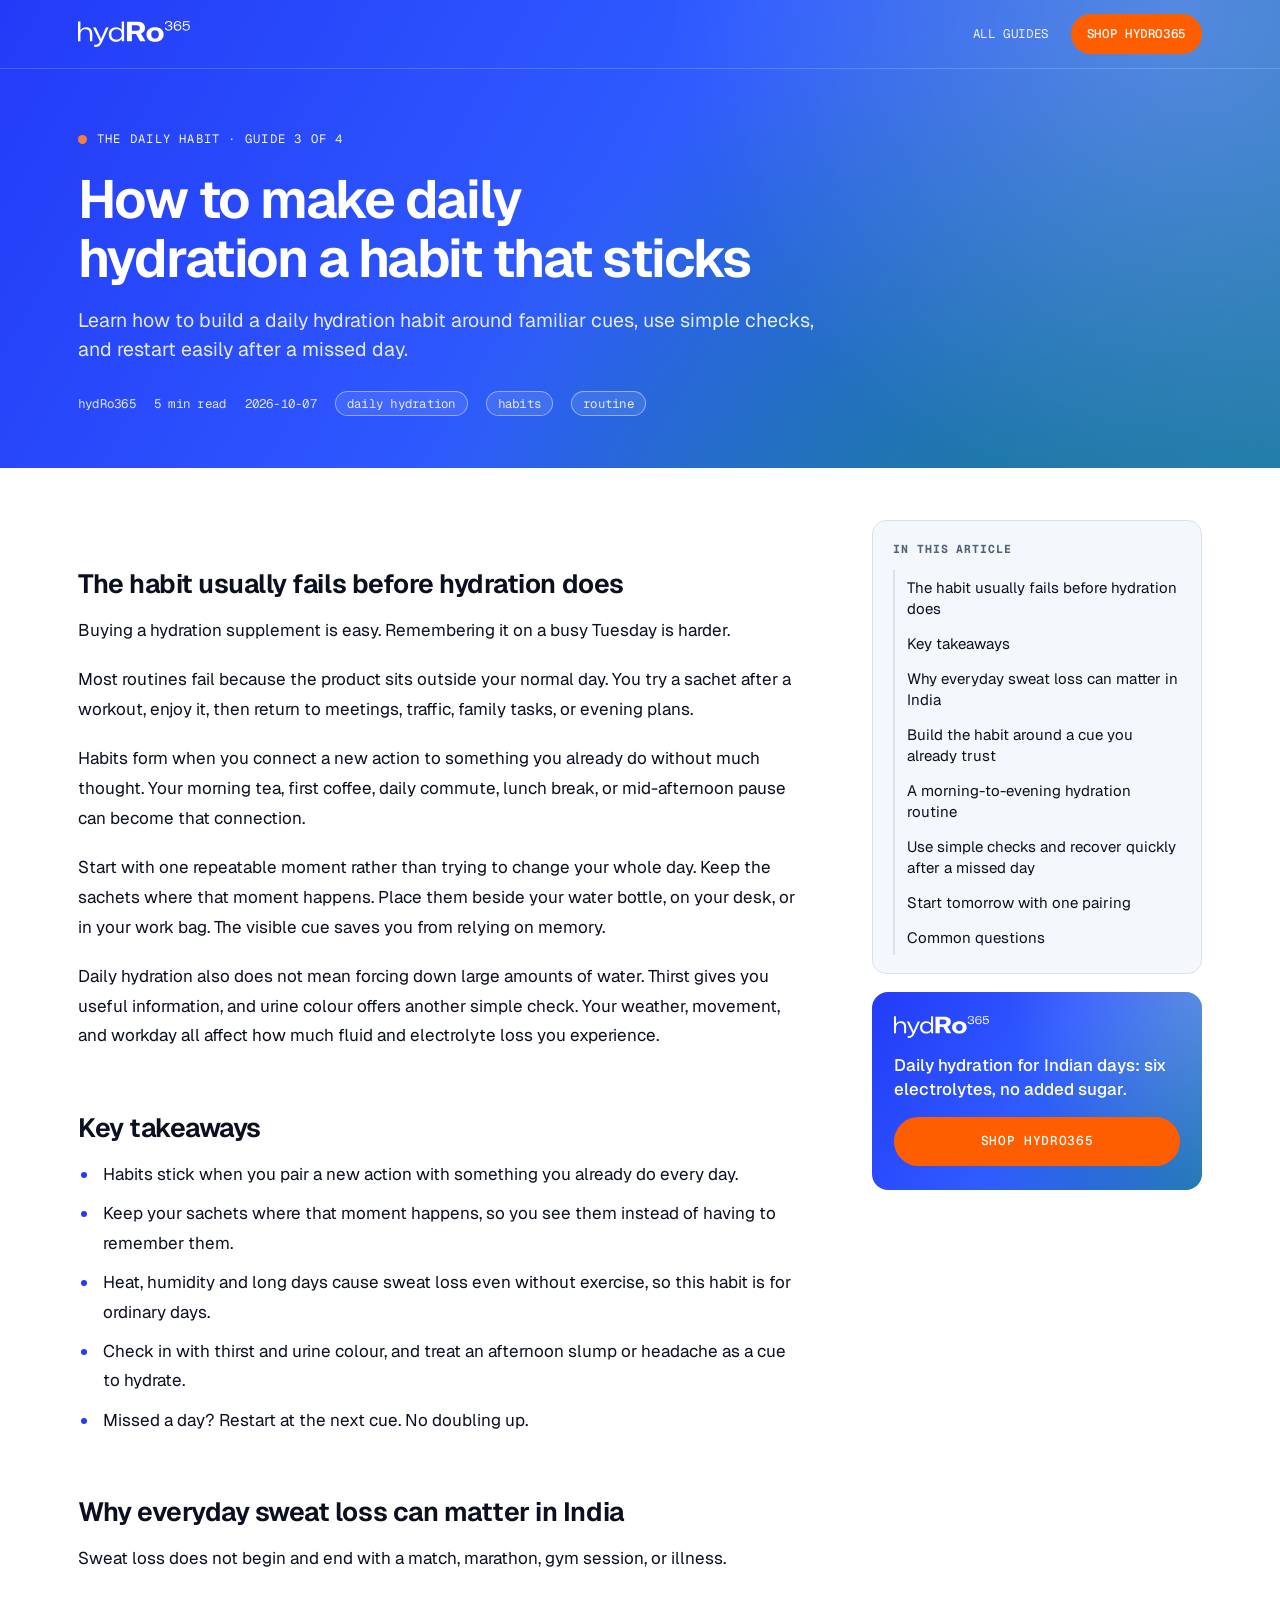
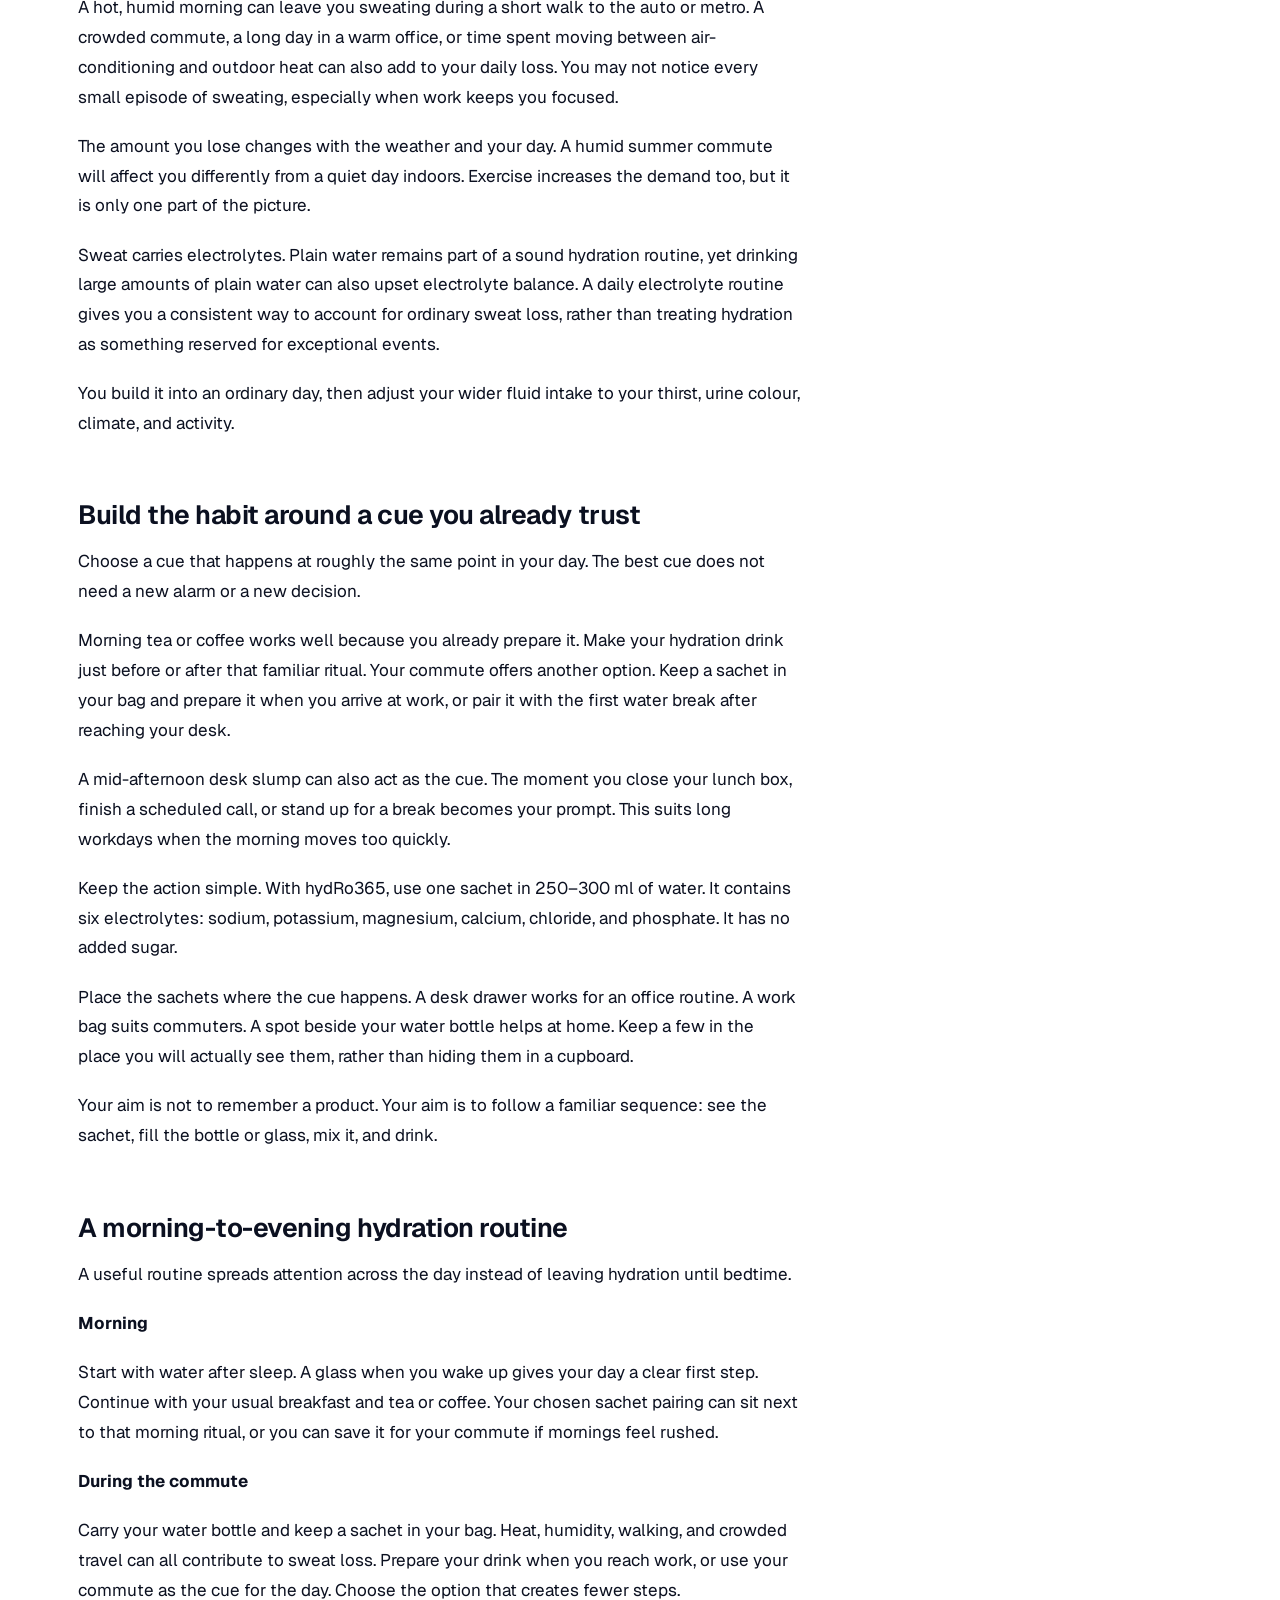
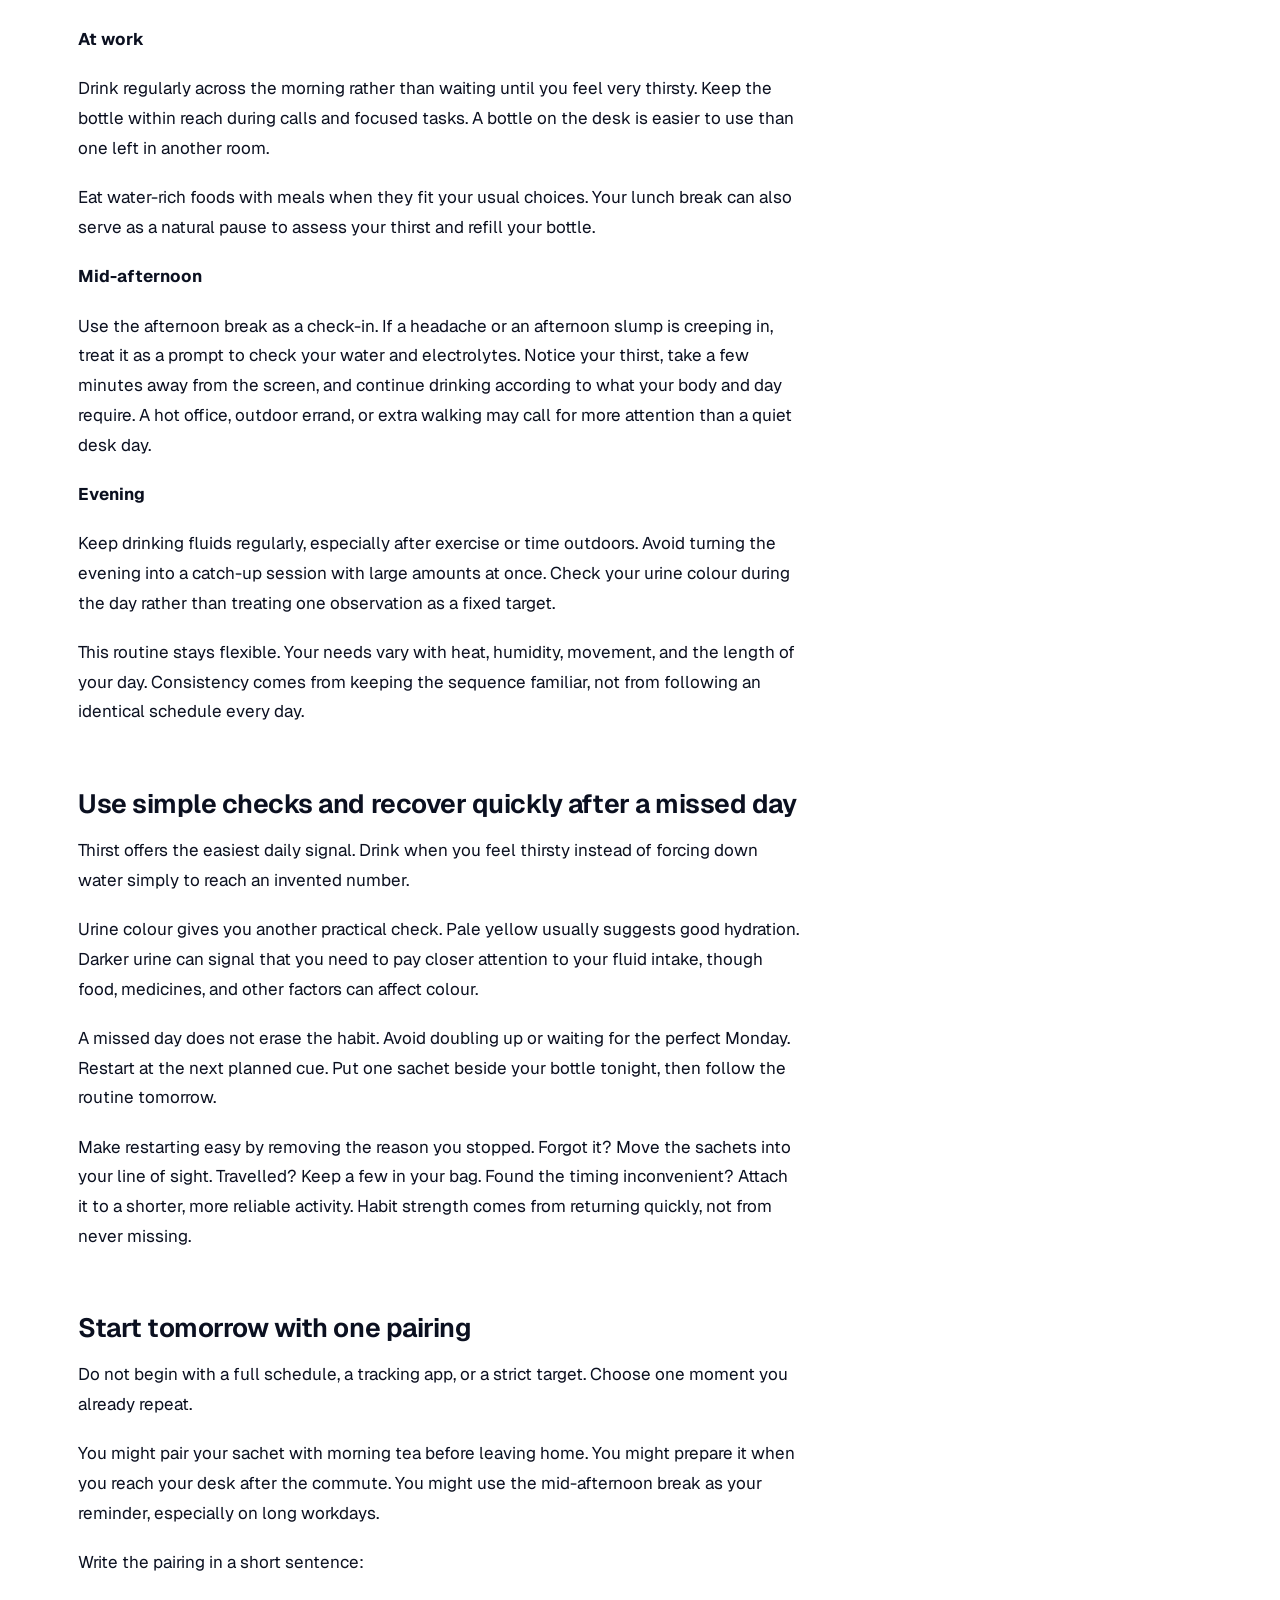
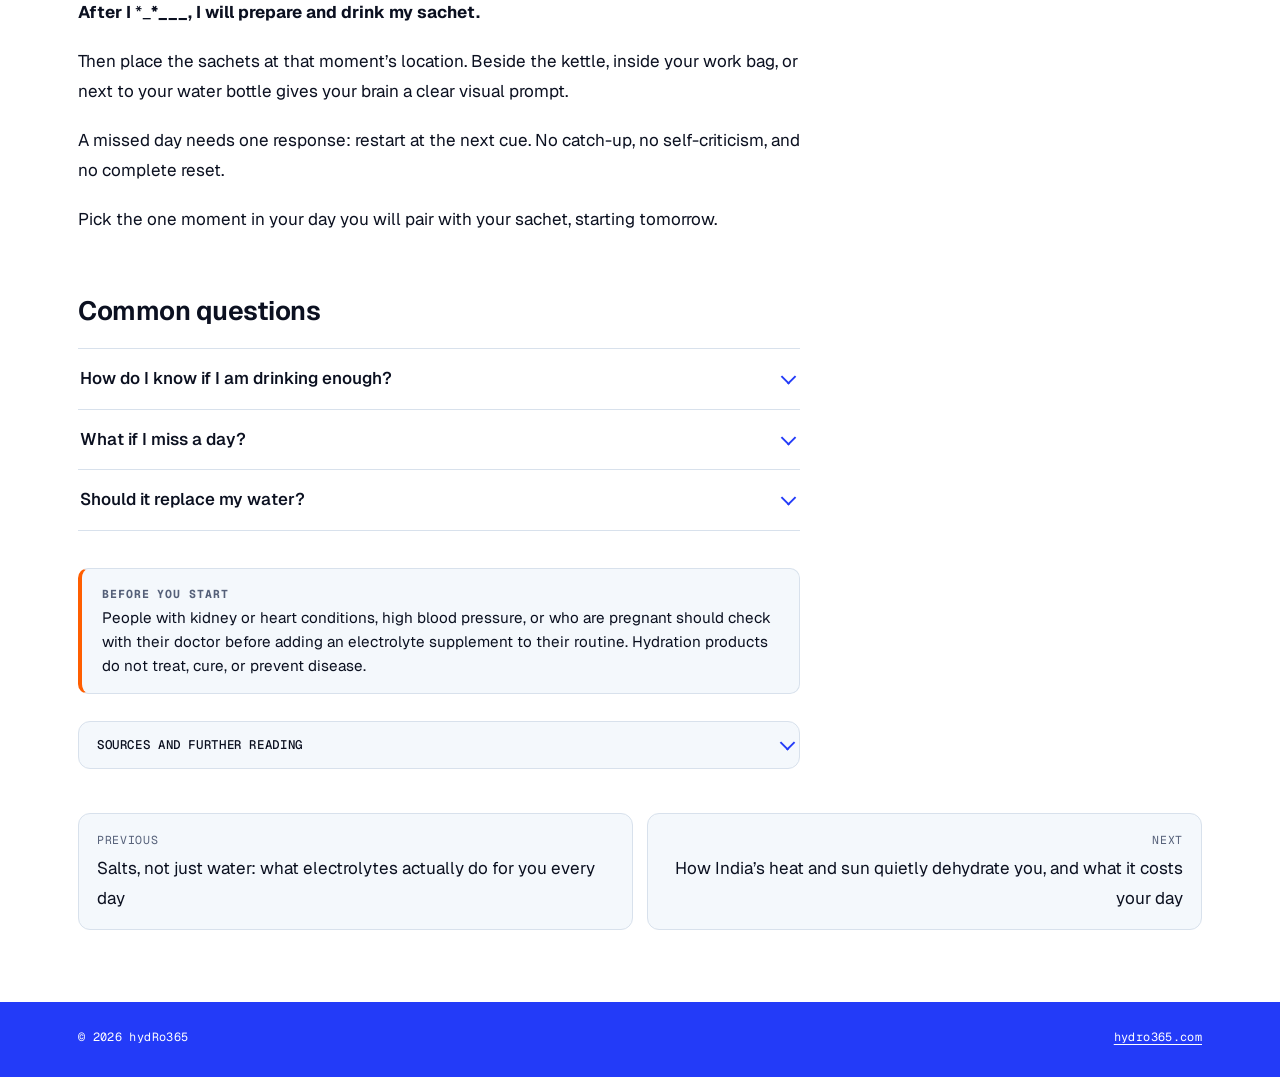
<file: hydro365/daily-hydration-habit.html>
<!DOCTYPE html>
<html lang="en-IN">
<head>
<meta charset="UTF-8">
<meta name="viewport" content="width=device-width, initial-scale=1">
<title>How to make daily hydration a habit that sticks | hydRo365</title>
<meta name="description" content="Build a daily hydration habit with familiar cues, simple thirst and urine checks, and an easy way to restart after missed days.">
<link rel="canonical" href="https://blogs.theverbatim.com/hydro365/daily-hydration-habit">
<meta property="og:type" content="article"><meta property="og:title" content="How to make daily hydration a habit that sticks">
<meta property="og:description" content="Build a daily hydration habit with familiar cues, simple thirst and urine checks, and an easy way to restart after missed days."><meta property="og:url" content="https://blogs.theverbatim.com/hydro365/daily-hydration-habit">
<meta property="og:image" content="https://www.hydro365.com/cdn/shop/files/rOHIT_T_oRange.webp?v=1789637804&width=1200"><meta name="twitter:card" content="summary_large_image">
<link rel="preconnect" href="https://fonts.googleapis.com"><link rel="preconnect" href="https://fonts.gstatic.com" crossorigin><link href="https://fonts.googleapis.com/css2?family=Geist:wght@400;500;560;650&amp;family=Geist+Mono:wght@400;500&amp;display=swap" rel="stylesheet">
<link rel="stylesheet" href="assets/hydro365.css">
<script type="application/ld+json">
{
 "@context": "https://schema.org",
 "@graph": [
  {
   "@type": "Article",
   "@id": "https://blogs.theverbatim.com/hydro365/daily-hydration-habit#article",
   "headline": "How to make daily hydration a habit that sticks",
   "description": "Build a daily hydration habit with familiar cues, simple thirst and urine checks, and an easy way to restart after missed days.",
   "inLanguage": "en-IN",
   "datePublished": "2026-10-07",
   "dateModified": "2026-10-07",
   "wordCount": 1400,
   "image": "https://www.hydro365.com/cdn/shop/files/rOHIT_T_oRange.webp?v=1789637804&width=1200",
   "mainEntityOfPage": {
    "@type": "WebPage",
    "@id": "https://blogs.theverbatim.com/hydro365/daily-hydration-habit"
   },
   "author": {
    "@type": "Organization",
    "name": "hydRo365",
    "url": "https://www.hydro365.com"
   },
   "publisher": {
    "@type": "Organization",
    "name": "hydRo365",
    "url": "https://www.hydro365.com"
   },
   "keywords": "daily hydration, habits, routine",
   "citation": [
    "https://www.socmot.uni-konstanz.de/sites/default/files/gollwitzer_oettingen_2013-Implementation_Intentions.pdf",
    "https://www.nhs.uk/conditions/dehydration/",
    "https://www.health.nsw.gov.au/environment/beattheheat/Pages/urine-colour-chart.aspx",
    "https://courses.lumenlearning.com/suny-ap2/?p=982",
    "https://www.uhhospitals.org/blog/articles/2024/01/can-you-drink-too-much-water",
    "https://www.mayoclinic.org/drugs-supplements/riboflavin-oral-route/side-effects/DRG-20065810",
    "https://bps.org.uk/research-digest/how-form-habit"
   ]
  },
  {
   "@type": "BreadcrumbList",
   "itemListElement": [
    {
     "@type": "ListItem",
     "position": 1,
     "name": "hydRo365",
     "item": "https://www.hydro365.com"
    },
    {
     "@type": "ListItem",
     "position": 2,
     "name": "How to make daily hydration a habit that sticks",
     "item": "https://blogs.theverbatim.com/hydro365/daily-hydration-habit"
    }
   ]
  },
  {
   "@type": "FAQPage",
   "mainEntity": [
    {
     "@type": "Question",
     "name": "How do I know if I am drinking enough?",
     "acceptedAnswer": {
      "@type": "Answer",
      "text": "Thirst and urine colour are the simple signs to watch. Pale urine suggests good hydration, while dark yellow, strong-smelling urine can signal dehydration. Drinking fluids regularly helps reduce the risk of dehydration."
     }
    },
    {
     "@type": "Question",
     "name": "What if I miss a day?",
     "acceptedAnswer": {
      "@type": "Answer",
      "text": "If you miss a day, restart at the next cue. One missed day did not materially affect habit formation in a 96-person, 12-week study, but very inconsistent people did not form the habit. Don't try to catch up."
     }
    },
    {
     "@type": "Question",
     "name": "Should it replace my water?",
     "acceptedAnswer": {
      "@type": "Answer",
      "text": "No. It is mixed into 250-300 ml of water, and regular fluids still matter."
     }
    }
   ]
  }
 ]
}
</script>
</head>
<body>
<div class="top"><header class="bar"><div class="wrap"><a href="https://www.hydro365.com" aria-label="hydRo365"><img src="assets/logo.svg" alt="hydRo365"></a><nav><a href="./">All guides</a><a class="shop" href="https://www.hydro365.com/products/hydro365-orange-daily-electrolyte-hydration">Shop hydRo365</a></nav></div></header>
<section class="hero"><div class="wrap"><div class="hero-in">
<p class="kicker">The daily habit &middot; Guide 3 of 4</p>
<h1>How to make daily hydration a habit that sticks</h1>
<p class="dek">Learn how to build a daily hydration habit around familiar cues, use simple checks, and restart easily after a missed day.</p>
<div class="meta"><span>hydRo365</span><span>5 min read</span><span>2026-10-07</span><span class="tag">daily hydration</span><span class="tag">habits</span><span class="tag">routine</span></div>
</div></div></section></div>
<div class="wrap layout"><main><details class="toc-m"><summary>In this article</summary><ol><li><a href="#the-habit-usually-fails-before-hydration-does">The habit usually fails before hydration does</a></li><li><a href="#key-takeaways">Key takeaways</a></li><li><a href="#why-everyday-sweat-loss-can-matter-in-india">Why everyday sweat loss can matter in India</a></li><li><a href="#build-the-habit-around-a-cue-you-already-trust">Build the habit around a cue you already trust</a></li><li><a href="#a-morning-to-evening-hydration-routine">A morning-to-evening hydration routine</a></li><li><a href="#use-simple-checks-and-recover-quickly-after-a-missed-day">Use simple checks and recover quickly after a missed day</a></li><li><a href="#start-tomorrow-with-one-pairing">Start tomorrow with one pairing</a></li><li><a href="#common-questions">Common questions</a></li></ol></details><h2 id="the-habit-usually-fails-before-hydration-does">The habit usually fails before hydration does</h2><p>Buying a hydration supplement is easy. Remembering it on a busy Tuesday is harder.</p><p>Most routines fail because the product sits outside your normal day. You try a sachet after a workout, enjoy it, then return to meetings, traffic, family tasks, or evening plans.</p><p>Habits form when you connect a new action to something you already do without much thought. Your morning tea, first coffee, daily commute, lunch break, or mid-afternoon pause can become that connection.</p><p>Start with one repeatable moment rather than trying to change your whole day. Keep the sachets where that moment happens. Place them beside your water bottle, on your desk, or in your work bag. The visible cue saves you from relying on memory.</p><p>Daily hydration also does not mean forcing down large amounts of water. Thirst gives you useful information, and urine colour offers another simple check. Your weather, movement, and workday all affect how much fluid and electrolyte loss you experience.</p><h2 id="key-takeaways">Key takeaways</h2><ul><li>Habits stick when you pair a new action with something you already do every day.</li><li>Keep your sachets where that moment happens, so you see them instead of having to remember them.</li><li>Heat, humidity and long days cause sweat loss even without exercise, so this habit is for ordinary days.</li><li>Check in with thirst and urine colour, and treat an afternoon slump or headache as a cue to hydrate.</li><li>Missed a day? Restart at the next cue. No doubling up.</li></ul><h2 id="why-everyday-sweat-loss-can-matter-in-india">Why everyday sweat loss can matter in India</h2><p>Sweat loss does not begin and end with a match, marathon, gym session, or illness.</p><p>A hot, humid morning can leave you sweating during a short walk to the auto or metro. A crowded commute, a long day in a warm office, or time spent moving between air-conditioning and outdoor heat can also add to your daily loss. You may not notice every small episode of sweating, especially when work keeps you focused.</p><p>The amount you lose changes with the weather and your day. A humid summer commute will affect you differently from a quiet day indoors. Exercise increases the demand too, but it is only one part of the picture.</p><p>Sweat carries electrolytes. Plain water remains part of a sound hydration routine, yet drinking large amounts of plain water can also upset electrolyte balance. A daily electrolyte routine gives you a consistent way to account for ordinary sweat loss, rather than treating hydration as something reserved for exceptional events.</p><p>You build it into an ordinary day, then adjust your wider fluid intake to your thirst, urine colour, climate, and activity.</p><h2 id="build-the-habit-around-a-cue-you-already-trust">Build the habit around a cue you already trust</h2><p>Choose a cue that happens at roughly the same point in your day. The best cue does not need a new alarm or a new decision.</p><p>Morning tea or coffee works well because you already prepare it. Make your hydration drink just before or after that familiar ritual. Your commute offers another option. Keep a sachet in your bag and prepare it when you arrive at work, or pair it with the first water break after reaching your desk.</p><p>A mid-afternoon desk slump can also act as the cue. The moment you close your lunch box, finish a scheduled call, or stand up for a break becomes your prompt. This suits long workdays when the morning moves too quickly.</p><p>Keep the action simple. With hydRo365, use one sachet in 250–300 ml of water. It contains six electrolytes: sodium, potassium, magnesium, calcium, chloride, and phosphate. It has no added sugar.</p><p>Place the sachets where the cue happens. A desk drawer works for an office routine. A work bag suits commuters. A spot beside your water bottle helps at home. Keep a few in the place you will actually see them, rather than hiding them in a cupboard.</p><p>Your aim is not to remember a product. Your aim is to follow a familiar sequence: see the sachet, fill the bottle or glass, mix it, and drink.</p><h2 id="a-morning-to-evening-hydration-routine">A morning-to-evening hydration routine</h2><p>A useful routine spreads attention across the day instead of leaving hydration until bedtime.</p><p><strong>Morning</strong></p><p>Start with water after sleep. A glass when you wake up gives your day a clear first step. Continue with your usual breakfast and tea or coffee. Your chosen sachet pairing can sit next to that morning ritual, or you can save it for your commute if mornings feel rushed.</p><p><strong>During the commute</strong></p><p>Carry your water bottle and keep a sachet in your bag. Heat, humidity, walking, and crowded travel can all contribute to sweat loss. Prepare your drink when you reach work, or use your commute as the cue for the day. Choose the option that creates fewer steps.</p><p><strong>At work</strong></p><p>Drink regularly across the morning rather than waiting until you feel very thirsty. Keep the bottle within reach during calls and focused tasks. A bottle on the desk is easier to use than one left in another room.</p><p>Eat water-rich foods with meals when they fit your usual choices. Your lunch break can also serve as a natural pause to assess your thirst and refill your bottle.</p><p><strong>Mid-afternoon</strong></p><p>Use the afternoon break as a check-in. If a headache or an afternoon slump is creeping in, treat it as a prompt to check your water and electrolytes. Notice your thirst, take a few minutes away from the screen, and continue drinking according to what your body and day require. A hot office, outdoor errand, or extra walking may call for more attention than a quiet desk day.</p><p><strong>Evening</strong></p><p>Keep drinking fluids regularly, especially after exercise or time outdoors. Avoid turning the evening into a catch-up session with large amounts at once. Check your urine colour during the day rather than treating one observation as a fixed target.</p><p>This routine stays flexible. Your needs vary with heat, humidity, movement, and the length of your day. Consistency comes from keeping the sequence familiar, not from following an identical schedule every day.</p><h2 id="use-simple-checks-and-recover-quickly-after-a-missed-day">Use simple checks and recover quickly after a missed day</h2><p>Thirst offers the easiest daily signal. Drink when you feel thirsty instead of forcing down water simply to reach an invented number.</p><p>Urine colour gives you another practical check. Pale yellow usually suggests good hydration. Darker urine can signal that you need to pay closer attention to your fluid intake, though food, medicines, and other factors can affect colour.</p><p>A missed day does not erase the habit. Avoid doubling up or waiting for the perfect Monday. Restart at the next planned cue. Put one sachet beside your bottle tonight, then follow the routine tomorrow.</p><p>Make restarting easy by removing the reason you stopped. Forgot it? Move the sachets into your line of sight. Travelled? Keep a few in your bag. Found the timing inconvenient? Attach it to a shorter, more reliable activity. Habit strength comes from returning quickly, not from never missing.</p><h2 id="start-tomorrow-with-one-pairing">Start tomorrow with one pairing</h2><p>Do not begin with a full schedule, a tracking app, or a strict target. Choose one moment you already repeat.</p><p>You might pair your sachet with morning tea before leaving home. You might prepare it when you reach your desk after the commute. You might use the mid-afternoon break as your reminder, especially on long workdays.</p><p>Write the pairing in a short sentence:</p><p><strong>After I </strong>*_<strong>*___, I will prepare and drink my sachet.</strong></p><p>Then place the sachets at that moment’s location. Beside the kettle, inside your work bag, or next to your water bottle gives your brain a clear visual prompt.</p><p>A missed day needs one response: restart at the next cue. No catch-up, no self-criticism, and no complete reset.</p><p>Pick the one moment in your day you will pair with your sachet, starting tomorrow.</p><h2 id="common-questions">Common questions</h2><div class="faq"><details><summary>How do I know if I am drinking enough?</summary><div class="ans"><p>Thirst and urine colour are the simple signs to watch. Pale urine suggests good hydration, while dark yellow, strong-smelling urine can signal dehydration. Drinking fluids regularly helps reduce the risk of dehydration.</p></div></details><details><summary>What if I miss a day?</summary><div class="ans"><p>If you miss a day, restart at the next cue. One missed day did not materially affect habit formation in a 96-person, 12-week study, but very inconsistent people did not form the habit. Don’t try to catch up.</p></div></details><details><summary>Should it replace my water?</summary><div class="ans"><p>No. It is mixed into 250-300 ml of water, and regular fluids still matter.</p></div></details></div><aside class="note"><b>Before you start</b><p>People with kidney or heart conditions, high blood pressure, or who are pregnant should check with their doctor before adding an electrolyte supplement to their routine. Hydration products do not treat, cure, or prevent disease.</p></aside><details class="sources"><summary>Sources and further reading</summary><ol><li><a href="https://www.socmot.uni-konstanz.de/sites/default/files/gollwitzer_oettingen_2013-Implementation_Intentions.pdf" rel="noopener">Gollwitzer &amp; Sheeran 2006 meta-analysis of implementation intentions</a></li><li><a href="https://www.nhs.uk/conditions/dehydration/" rel="noopener">NHS: Dehydration</a></li><li><a href="https://www.health.nsw.gov.au/environment/beattheheat/Pages/urine-colour-chart.aspx" rel="noopener">NSW Health: urine colour chart</a></li><li><a href="https://courses.lumenlearning.com/suny-ap2/?p=982" rel="noopener">OpenStax Anatomy &amp; Physiology: Electrolyte Balance</a></li><li><a href="https://www.uhhospitals.org/blog/articles/2024/01/can-you-drink-too-much-water" rel="noopener">University Hospitals: Can you drink too much water?</a></li><li><a href="https://www.mayoclinic.org/drugs-supplements/riboflavin-oral-route/side-effects/DRG-20065810" rel="noopener">Mayo Clinic: riboflavin (oral) side effects</a></li><li><a href="https://bps.org.uk/research-digest/how-form-habit" rel="noopener">Lally et al. 2010, Eur J Soc Psychol (via BPS Research Digest)</a></li></ol></details></main><aside class="side"><nav class="toc" aria-label="In this article"><b>In this article</b><ol><li><a href="#the-habit-usually-fails-before-hydration-does">The habit usually fails before hydration does</a></li><li><a href="#key-takeaways">Key takeaways</a></li><li><a href="#why-everyday-sweat-loss-can-matter-in-india">Why everyday sweat loss can matter in India</a></li><li><a href="#build-the-habit-around-a-cue-you-already-trust">Build the habit around a cue you already trust</a></li><li><a href="#a-morning-to-evening-hydration-routine">A morning-to-evening hydration routine</a></li><li><a href="#use-simple-checks-and-recover-quickly-after-a-missed-day">Use simple checks and recover quickly after a missed day</a></li><li><a href="#start-tomorrow-with-one-pairing">Start tomorrow with one pairing</a></li><li><a href="#common-questions">Common questions</a></li></ol></nav><div class="cta-card"><img src="assets/logo.svg" alt="hydRo365"><p>Daily hydration for Indian days: six electrolytes, no added sugar.</p><a href="https://www.hydro365.com/products/hydro365-orange-daily-electrolyte-hydration">Shop hydRo365</a></div></aside></div>
<nav class="pager" aria-label="More guides"><a class="prev" href="salts-not-just-water"><small>Previous</small>Salts, not just water: what electrolytes actually do for you every day</a><a class="next" href="heat-sun-and-dehydration"><small>Next</small>How India’s heat and sun quietly dehydrate you, and what it costs your day</a></nav>
<footer><div class="wrap"><p class="fine">&copy; 2026 hydRo365</p><p class="fine"><a href="https://www.hydro365.com">hydro365.com</a></p></div></footer>
</body>
</html>
</file>
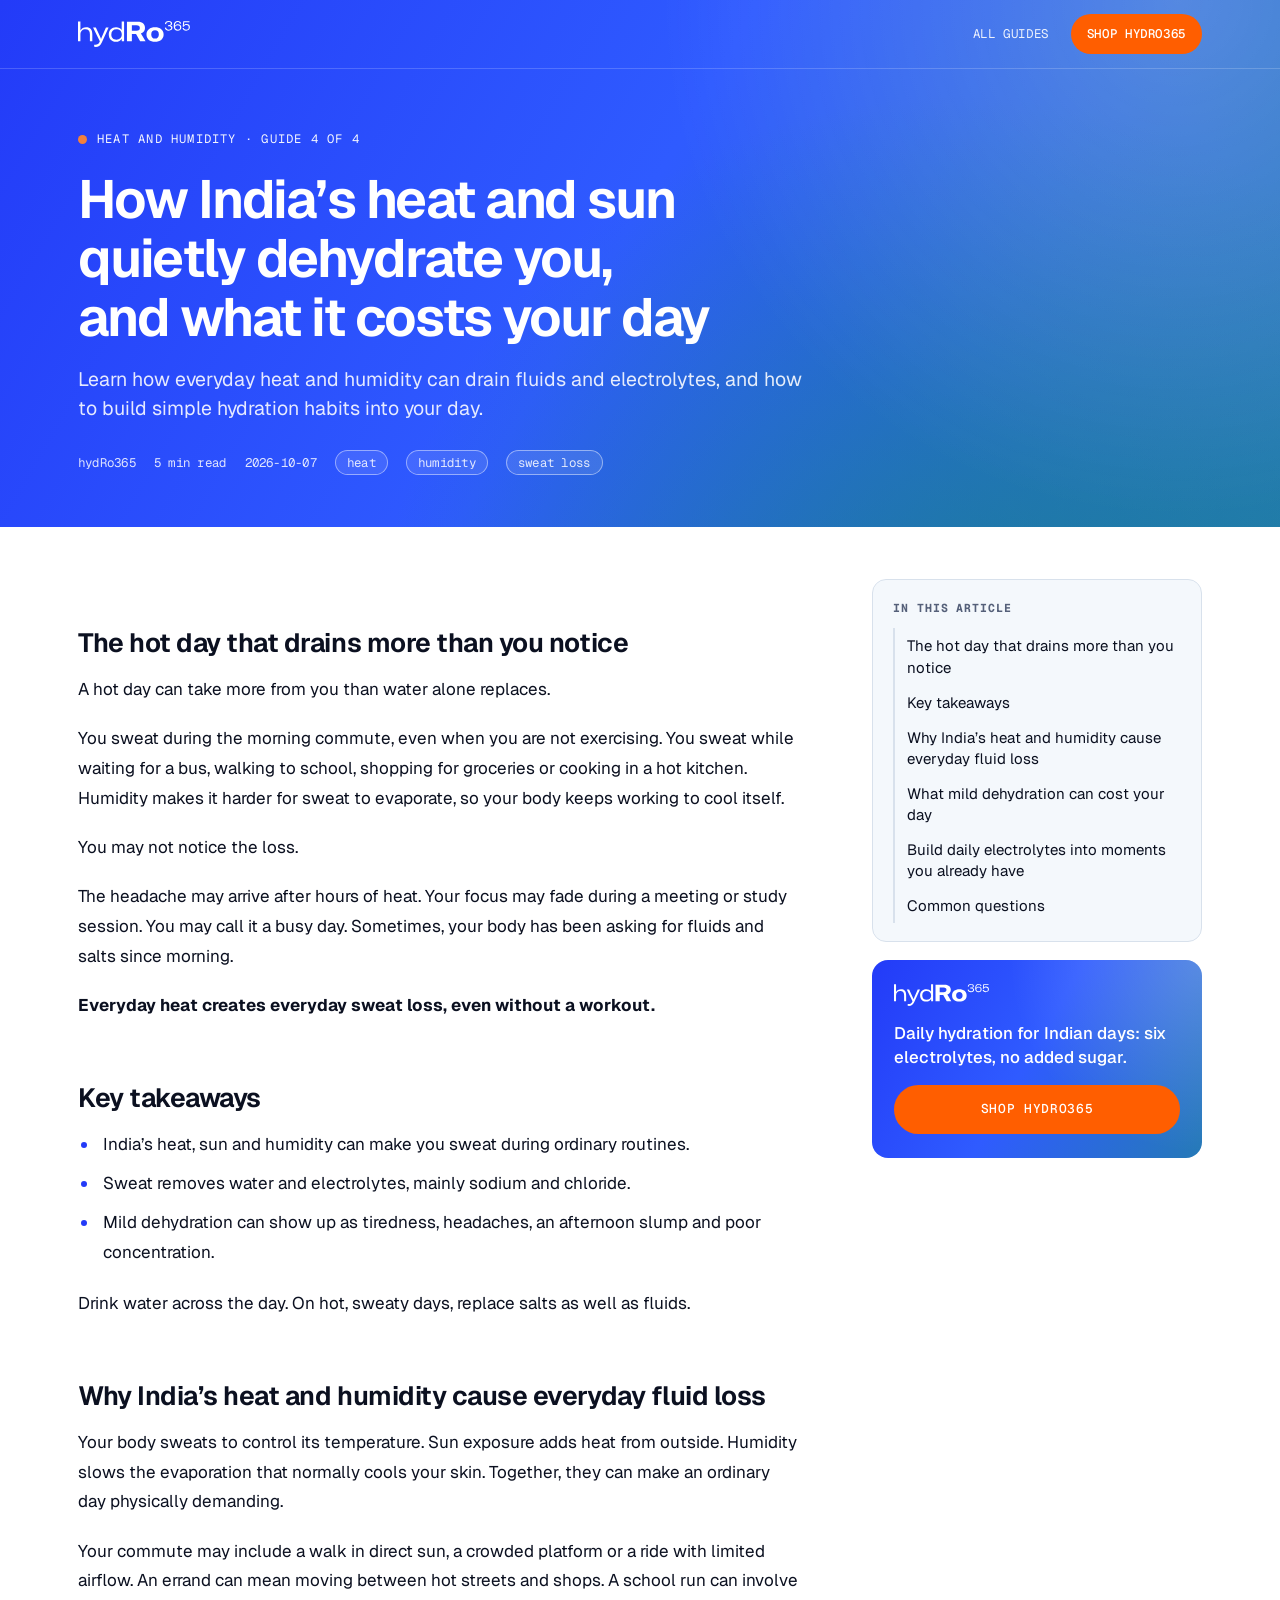
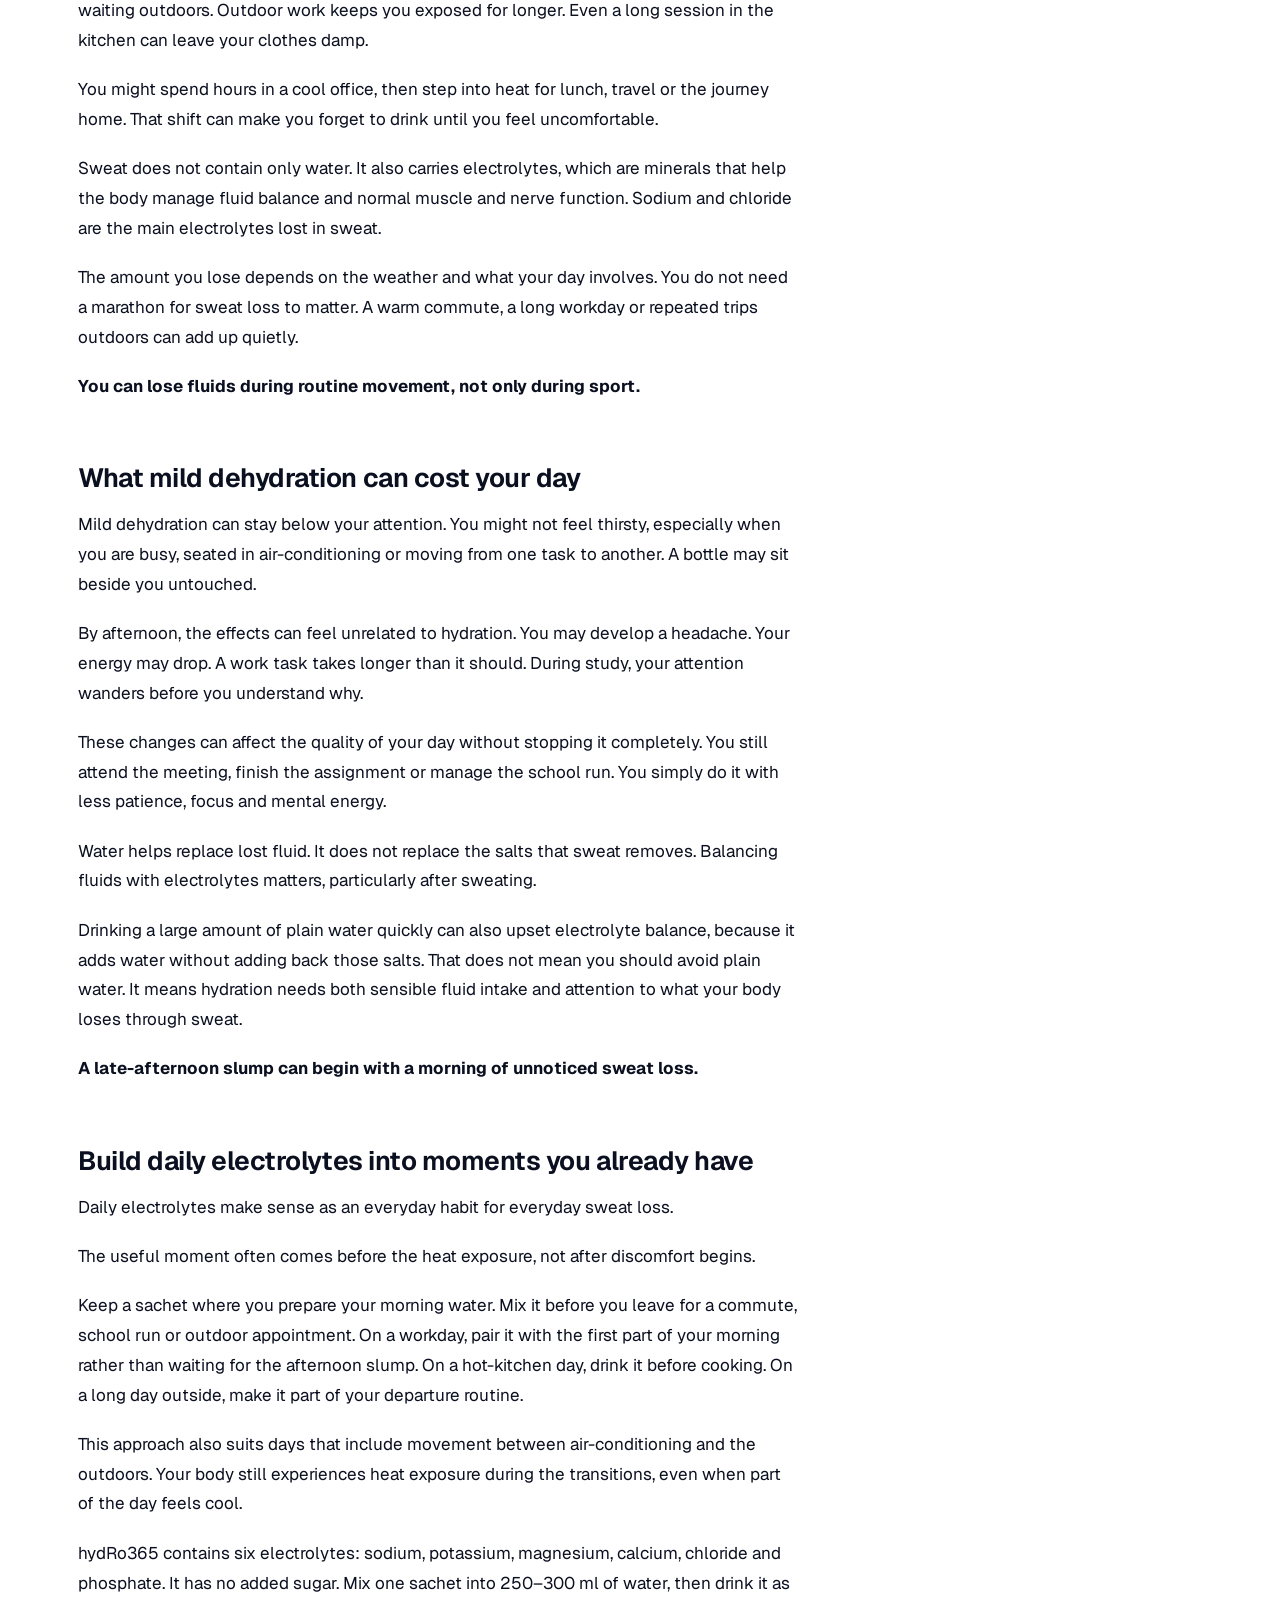
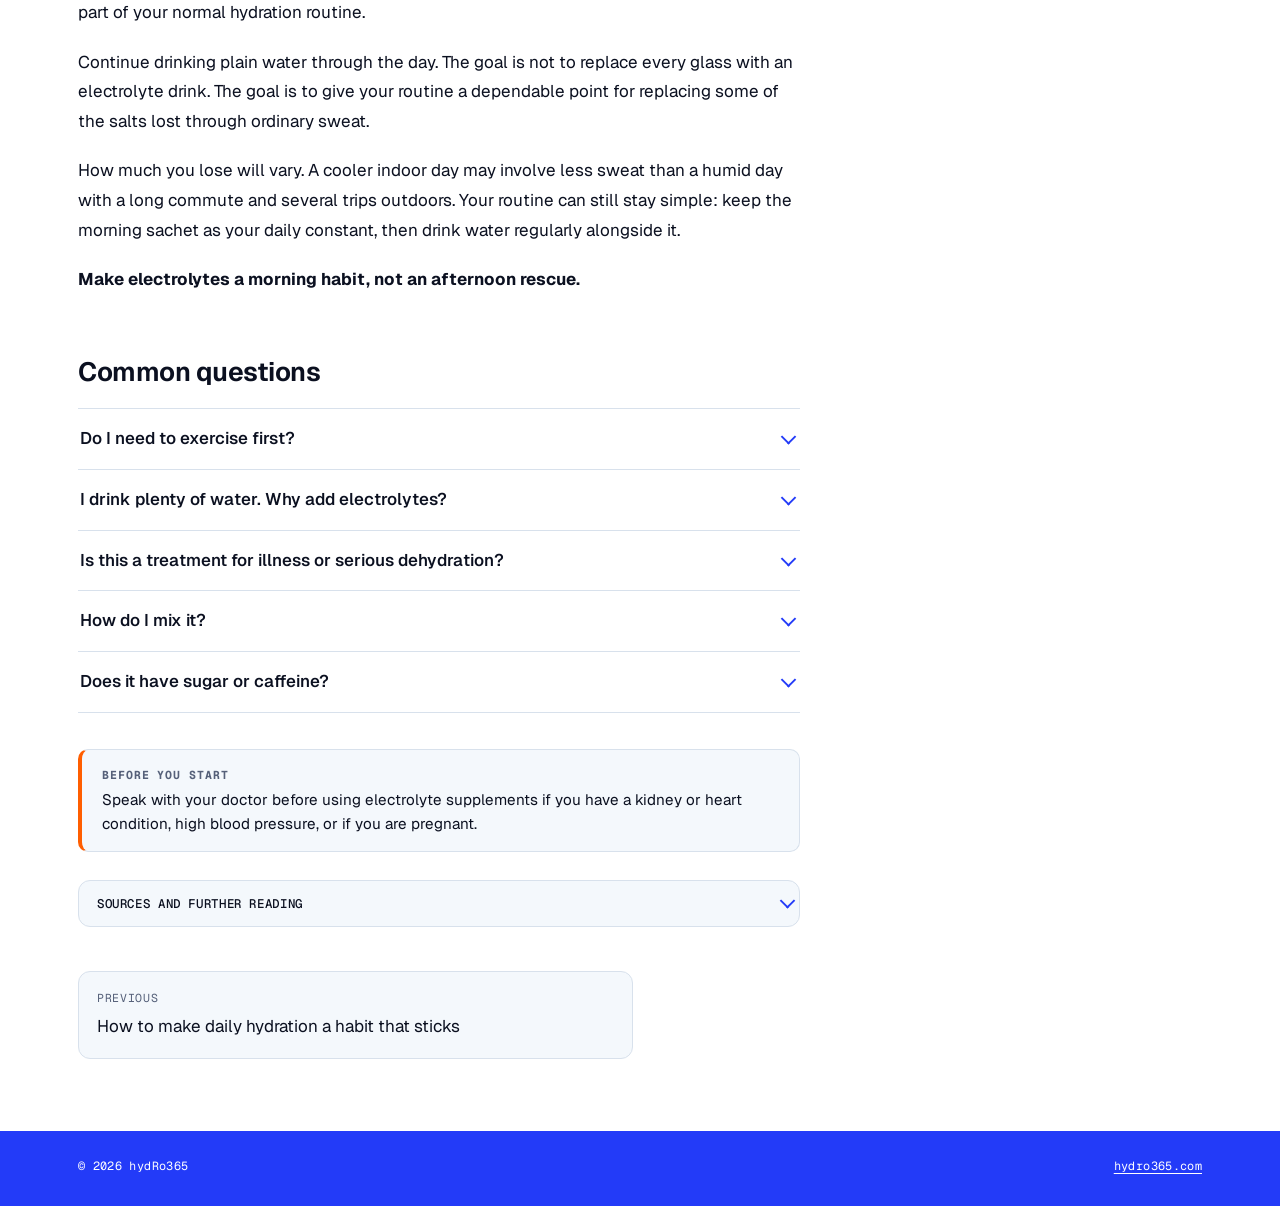
<file: hydro365/heat-sun-and-dehydration.html>
<!DOCTYPE html>
<html lang="en-IN">
<head>
<meta charset="UTF-8">
<meta name="viewport" content="width=device-width, initial-scale=1">
<title>How India&#x27;s heat and sun quietly dehydrate you, and what it costs your day | hydRo365</title>
<meta name="description" content="Heat and humidity can cause everyday sweat loss. Learn how to replace fluids and electrolytes through simple daily hydration habits.">
<link rel="canonical" href="https://blogs.theverbatim.com/hydro365/heat-sun-and-dehydration">
<meta property="og:type" content="article"><meta property="og:title" content="How India&#x27;s heat and sun quietly dehydrate you, and what it costs your day">
<meta property="og:description" content="Heat and humidity can cause everyday sweat loss. Learn how to replace fluids and electrolytes through simple daily hydration habits."><meta property="og:url" content="https://blogs.theverbatim.com/hydro365/heat-sun-and-dehydration">
<meta property="og:image" content="https://www.hydro365.com/cdn/shop/files/rOHIT_T_oRange.webp?v=1789637804&width=1200"><meta name="twitter:card" content="summary_large_image">
<link rel="preconnect" href="https://fonts.googleapis.com"><link rel="preconnect" href="https://fonts.gstatic.com" crossorigin><link href="https://fonts.googleapis.com/css2?family=Geist:wght@400;500;560;650&amp;family=Geist+Mono:wght@400;500&amp;display=swap" rel="stylesheet">
<link rel="stylesheet" href="assets/hydro365.css">
<script type="application/ld+json">
{
 "@context": "https://schema.org",
 "@graph": [
  {
   "@type": "Article",
   "@id": "https://blogs.theverbatim.com/hydro365/heat-sun-and-dehydration#article",
   "headline": "How India's heat and sun quietly dehydrate you, and what it costs your day",
   "description": "Heat and humidity can cause everyday sweat loss. Learn how to replace fluids and electrolytes through simple daily hydration habits.",
   "inLanguage": "en-IN",
   "datePublished": "2026-10-07",
   "dateModified": "2026-10-07",
   "wordCount": 995,
   "image": "https://www.hydro365.com/cdn/shop/files/rOHIT_T_oRange.webp?v=1789637804&width=1200",
   "mainEntityOfPage": {
    "@type": "WebPage",
    "@id": "https://blogs.theverbatim.com/hydro365/heat-sun-and-dehydration"
   },
   "author": {
    "@type": "Organization",
    "name": "hydRo365",
    "url": "https://www.hydro365.com"
   },
   "publisher": {
    "@type": "Organization",
    "name": "hydRo365",
    "url": "https://www.hydro365.com"
   },
   "keywords": "heat, humidity, sweat loss",
   "citation": [
    "https://engineering.mit.edu/ask-an-engineer/why-do-we-sweat-more-in-high-humidity",
    "https://courses.lumenlearning.com/suny-ap2/?p=982",
    "https://www.nhs.uk/conditions/dehydration/"
   ]
  },
  {
   "@type": "BreadcrumbList",
   "itemListElement": [
    {
     "@type": "ListItem",
     "position": 1,
     "name": "hydRo365",
     "item": "https://www.hydro365.com"
    },
    {
     "@type": "ListItem",
     "position": 2,
     "name": "How India's heat and sun quietly dehydrate you, and what it costs your day",
     "item": "https://blogs.theverbatim.com/hydro365/heat-sun-and-dehydration"
    }
   ]
  },
  {
   "@type": "FAQPage",
   "mainEntity": [
    {
     "@type": "Question",
     "name": "Do I need to exercise first?",
     "acceptedAnswer": {
      "@type": "Answer",
      "text": "No. Exercise can increase sweat loss, but it is not the only cause. Heat, humidity, sun exposure, commuting, outdoor work and a hot kitchen can all add to your daily loss."
     }
    },
    {
     "@type": "Question",
     "name": "I drink plenty of water. Why add electrolytes?",
     "acceptedAnswer": {
      "@type": "Answer",
      "text": "Water replaces fluid. Sweat also removes sodium, potassium and other electrolytes. Replacing salts as well as water helps support electrolyte balance. Drinking very large amounts of plain water can upset that balance, so avoid treating more water as the only answer."
     }
    },
    {
     "@type": "Question",
     "name": "Is this a treatment for illness or serious dehydration?",
     "acceptedAnswer": {
      "@type": "Answer",
      "text": "No. Daily electrolyte use supports routine hydration. It does not treat, cure or prevent disease. Unusual tiredness, confusion or persistent dizziness need prompt medical advice and the right medical care."
     }
    },
    {
     "@type": "Question",
     "name": "How do I mix it?",
     "acceptedAnswer": {
      "@type": "Answer",
      "text": "Mix one sachet into 250 to 300 ml of water."
     }
    },
    {
     "@type": "Question",
     "name": "Does it have sugar or caffeine?",
     "acceptedAnswer": {
      "@type": "Answer",
      "text": "It has no added sugar and no caffeine. It's sweetened with monk fruit and stevia."
     }
    }
   ]
  }
 ]
}
</script>
</head>
<body>
<div class="top"><header class="bar"><div class="wrap"><a href="https://www.hydro365.com" aria-label="hydRo365"><img src="assets/logo.svg" alt="hydRo365"></a><nav><a href="./">All guides</a><a class="shop" href="https://www.hydro365.com/products/hydro365-orange-daily-electrolyte-hydration">Shop hydRo365</a></nav></div></header>
<section class="hero"><div class="wrap"><div class="hero-in">
<p class="kicker">Heat and humidity &middot; Guide 4 of 4</p>
<h1>How India’s heat and sun quietly dehydrate you, and what it costs your day</h1>
<p class="dek">Learn how everyday heat and humidity can drain fluids and electrolytes, and how to build simple hydration habits into your day.</p>
<div class="meta"><span>hydRo365</span><span>5 min read</span><span>2026-10-07</span><span class="tag">heat</span><span class="tag">humidity</span><span class="tag">sweat loss</span></div>
</div></div></section></div>
<div class="wrap layout"><main><details class="toc-m"><summary>In this article</summary><ol><li><a href="#the-hot-day-that-drains-more-than-you-notice">The hot day that drains more than you notice</a></li><li><a href="#key-takeaways">Key takeaways</a></li><li><a href="#why-india-s-heat-and-humidity-cause-everyday-fluid-loss">Why India’s heat and humidity cause everyday fluid loss</a></li><li><a href="#what-mild-dehydration-can-cost-your-day">What mild dehydration can cost your day</a></li><li><a href="#build-daily-electrolytes-into-moments-you-already-have">Build daily electrolytes into moments you already have</a></li><li><a href="#common-questions">Common questions</a></li></ol></details><h2 id="the-hot-day-that-drains-more-than-you-notice">The hot day that drains more than you notice</h2><p>A hot day can take more from you than water alone replaces.</p><p>You sweat during the morning commute, even when you are not exercising. You sweat while waiting for a bus, walking to school, shopping for groceries or cooking in a hot kitchen. Humidity makes it harder for sweat to evaporate, so your body keeps working to cool itself.</p><p>You may not notice the loss.</p><p>The headache may arrive after hours of heat. Your focus may fade during a meeting or study session. You may call it a busy day. Sometimes, your body has been asking for fluids and salts since morning.</p><p><strong>Everyday heat creates everyday sweat loss, even without a workout.</strong></p><h2 id="key-takeaways">Key takeaways</h2><ul><li>India’s heat, sun and humidity can make you sweat during ordinary routines.</li><li>Sweat removes water and electrolytes, mainly sodium and chloride.</li><li>Mild dehydration can show up as tiredness, headaches, an afternoon slump and poor concentration.</li></ul><p>Drink water across the day. On hot, sweaty days, replace salts as well as fluids.</p><h2 id="why-india-s-heat-and-humidity-cause-everyday-fluid-loss">Why India’s heat and humidity cause everyday fluid loss</h2><p>Your body sweats to control its temperature. Sun exposure adds heat from outside. Humidity slows the evaporation that normally cools your skin. Together, they can make an ordinary day physically demanding.</p><p>Your commute may include a walk in direct sun, a crowded platform or a ride with limited airflow. An errand can mean moving between hot streets and shops. A school run can involve waiting outdoors. Outdoor work keeps you exposed for longer. Even a long session in the kitchen can leave your clothes damp.</p><p>You might spend hours in a cool office, then step into heat for lunch, travel or the journey home. That shift can make you forget to drink until you feel uncomfortable.</p><p>Sweat does not contain only water. It also carries electrolytes, which are minerals that help the body manage fluid balance and normal muscle and nerve function. Sodium and chloride are the main electrolytes lost in sweat.</p><p>The amount you lose depends on the weather and what your day involves. You do not need a marathon for sweat loss to matter. A warm commute, a long workday or repeated trips outdoors can add up quietly.</p><p><strong>You can lose fluids during routine movement, not only during sport.</strong></p><h2 id="what-mild-dehydration-can-cost-your-day">What mild dehydration can cost your day</h2><p>Mild dehydration can stay below your attention. You might not feel thirsty, especially when you are busy, seated in air-conditioning or moving from one task to another. A bottle may sit beside you untouched.</p><p>By afternoon, the effects can feel unrelated to hydration. You may develop a headache. Your energy may drop. A work task takes longer than it should. During study, your attention wanders before you understand why.</p><p>These changes can affect the quality of your day without stopping it completely. You still attend the meeting, finish the assignment or manage the school run. You simply do it with less patience, focus and mental energy.</p><p>Water helps replace lost fluid. It does not replace the salts that sweat removes. Balancing fluids with electrolytes matters, particularly after sweating.</p><p>Drinking a large amount of plain water quickly can also upset electrolyte balance, because it adds water without adding back those salts. That does not mean you should avoid plain water. It means hydration needs both sensible fluid intake and attention to what your body loses through sweat.</p><p><strong>A late-afternoon slump can begin with a morning of unnoticed sweat loss.</strong></p><h2 id="build-daily-electrolytes-into-moments-you-already-have">Build daily electrolytes into moments you already have</h2><p>Daily electrolytes make sense as an everyday habit for everyday sweat loss.</p><p>The useful moment often comes before the heat exposure, not after discomfort begins.</p><p>Keep a sachet where you prepare your morning water. Mix it before you leave for a commute, school run or outdoor appointment. On a workday, pair it with the first part of your morning rather than waiting for the afternoon slump. On a hot-kitchen day, drink it before cooking. On a long day outside, make it part of your departure routine.</p><p>This approach also suits days that include movement between air-conditioning and the outdoors. Your body still experiences heat exposure during the transitions, even when part of the day feels cool.</p><p>hydRo365 contains six electrolytes: sodium, potassium, magnesium, calcium, chloride and phosphate. It has no added sugar. Mix one sachet into 250–300 ml of water, then drink it as part of your normal hydration routine.</p><p>Continue drinking plain water through the day. The goal is not to replace every glass with an electrolyte drink. The goal is to give your routine a dependable point for replacing some of the salts lost through ordinary sweat.</p><p>How much you lose will vary. A cooler indoor day may involve less sweat than a humid day with a long commute and several trips outdoors. Your routine can still stay simple: keep the morning sachet as your daily constant, then drink water regularly alongside it.</p><p><strong>Make electrolytes a morning habit, not an afternoon rescue.</strong></p><h2 id="common-questions">Common questions</h2><div class="faq"><details><summary>Do I need to exercise first?</summary><div class="ans"><p>No. Exercise can increase sweat loss, but it is not the only cause. Heat, humidity, sun exposure, commuting, outdoor work and a hot kitchen can all add to your daily loss.</p></div></details><details><summary>I drink plenty of water. Why add electrolytes?</summary><div class="ans"><p>Water replaces fluid. Sweat also removes sodium, potassium and other electrolytes. Replacing salts as well as water helps support electrolyte balance. Drinking very large amounts of plain water can upset that balance, so avoid treating more water as the only answer.</p></div></details><details><summary>Is this a treatment for illness or serious dehydration?</summary><div class="ans"><p>No. Daily electrolyte use supports routine hydration. It does not treat, cure or prevent disease. Unusual tiredness, confusion or persistent dizziness need prompt medical advice and the right medical care.</p></div></details><details><summary>How do I mix it?</summary><div class="ans"><p>Mix one sachet into 250 to 300 ml of water.</p></div></details><details><summary>Does it have sugar or caffeine?</summary><div class="ans"><p>It has no added sugar and no caffeine. It’s sweetened with monk fruit and stevia.</p></div></details></div><aside class="note"><b>Before you start</b><p>Speak with your doctor before using electrolyte supplements if you have a kidney or heart condition, high blood pressure, or if you are pregnant.</p></aside><details class="sources"><summary>Sources and further reading</summary><ol><li><a href="https://engineering.mit.edu/ask-an-engineer/why-do-we-sweat-more-in-high-humidity" rel="noopener">MIT School of Engineering: why do we sweat more in high humidity</a></li><li><a href="https://courses.lumenlearning.com/suny-ap2/?p=982" rel="noopener">OpenStax Anatomy &amp; Physiology: Electrolyte Balance</a></li><li><a href="https://www.nhs.uk/conditions/dehydration/" rel="noopener">NHS: Dehydration</a></li></ol></details></main><aside class="side"><nav class="toc" aria-label="In this article"><b>In this article</b><ol><li><a href="#the-hot-day-that-drains-more-than-you-notice">The hot day that drains more than you notice</a></li><li><a href="#key-takeaways">Key takeaways</a></li><li><a href="#why-india-s-heat-and-humidity-cause-everyday-fluid-loss">Why India’s heat and humidity cause everyday fluid loss</a></li><li><a href="#what-mild-dehydration-can-cost-your-day">What mild dehydration can cost your day</a></li><li><a href="#build-daily-electrolytes-into-moments-you-already-have">Build daily electrolytes into moments you already have</a></li><li><a href="#common-questions">Common questions</a></li></ol></nav><div class="cta-card"><img src="assets/logo.svg" alt="hydRo365"><p>Daily hydration for Indian days: six electrolytes, no added sugar.</p><a href="https://www.hydro365.com/products/hydro365-orange-daily-electrolyte-hydration">Shop hydRo365</a></div></aside></div>
<nav class="pager" aria-label="More guides"><a class="prev" href="daily-hydration-habit"><small>Previous</small>How to make daily hydration a habit that sticks</a></nav>
<footer><div class="wrap"><p class="fine">&copy; 2026 hydRo365</p><p class="fine"><a href="https://www.hydro365.com">hydro365.com</a></p></div></footer>
</body>
</html>
</file>
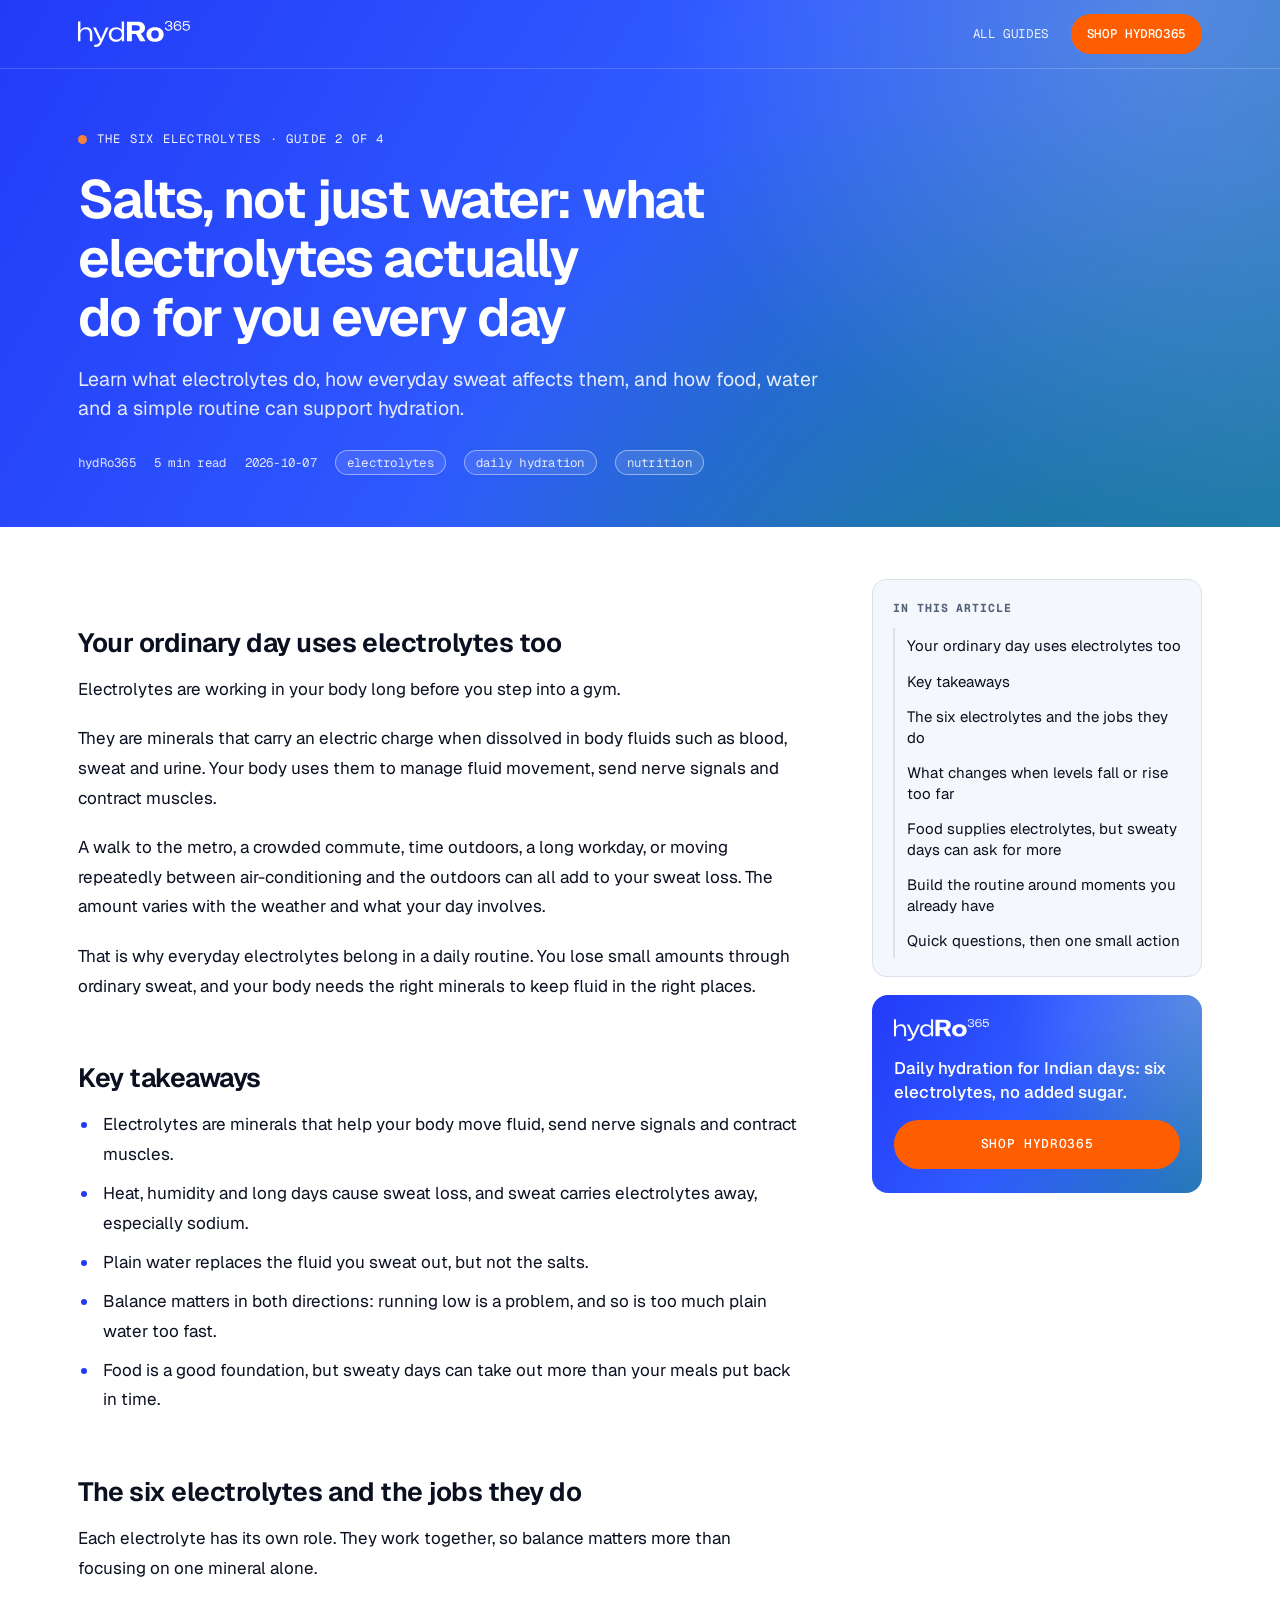
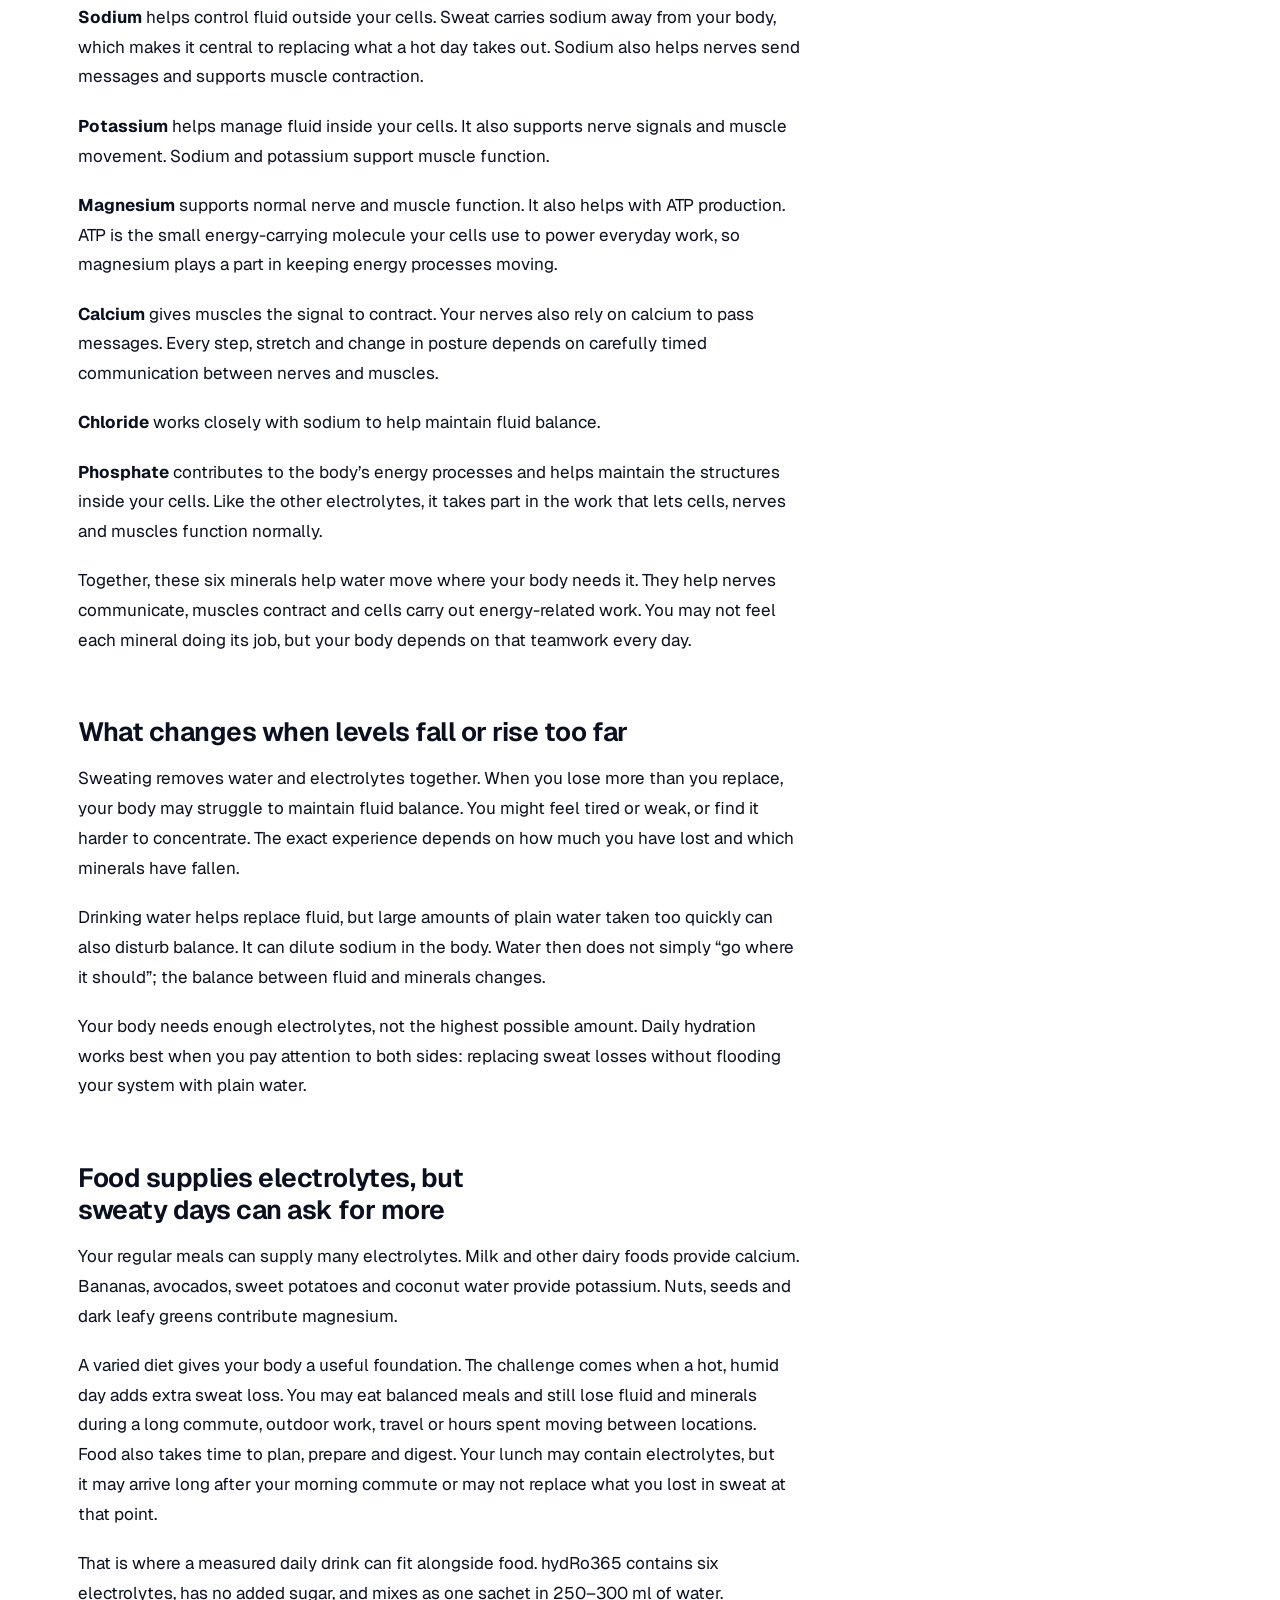
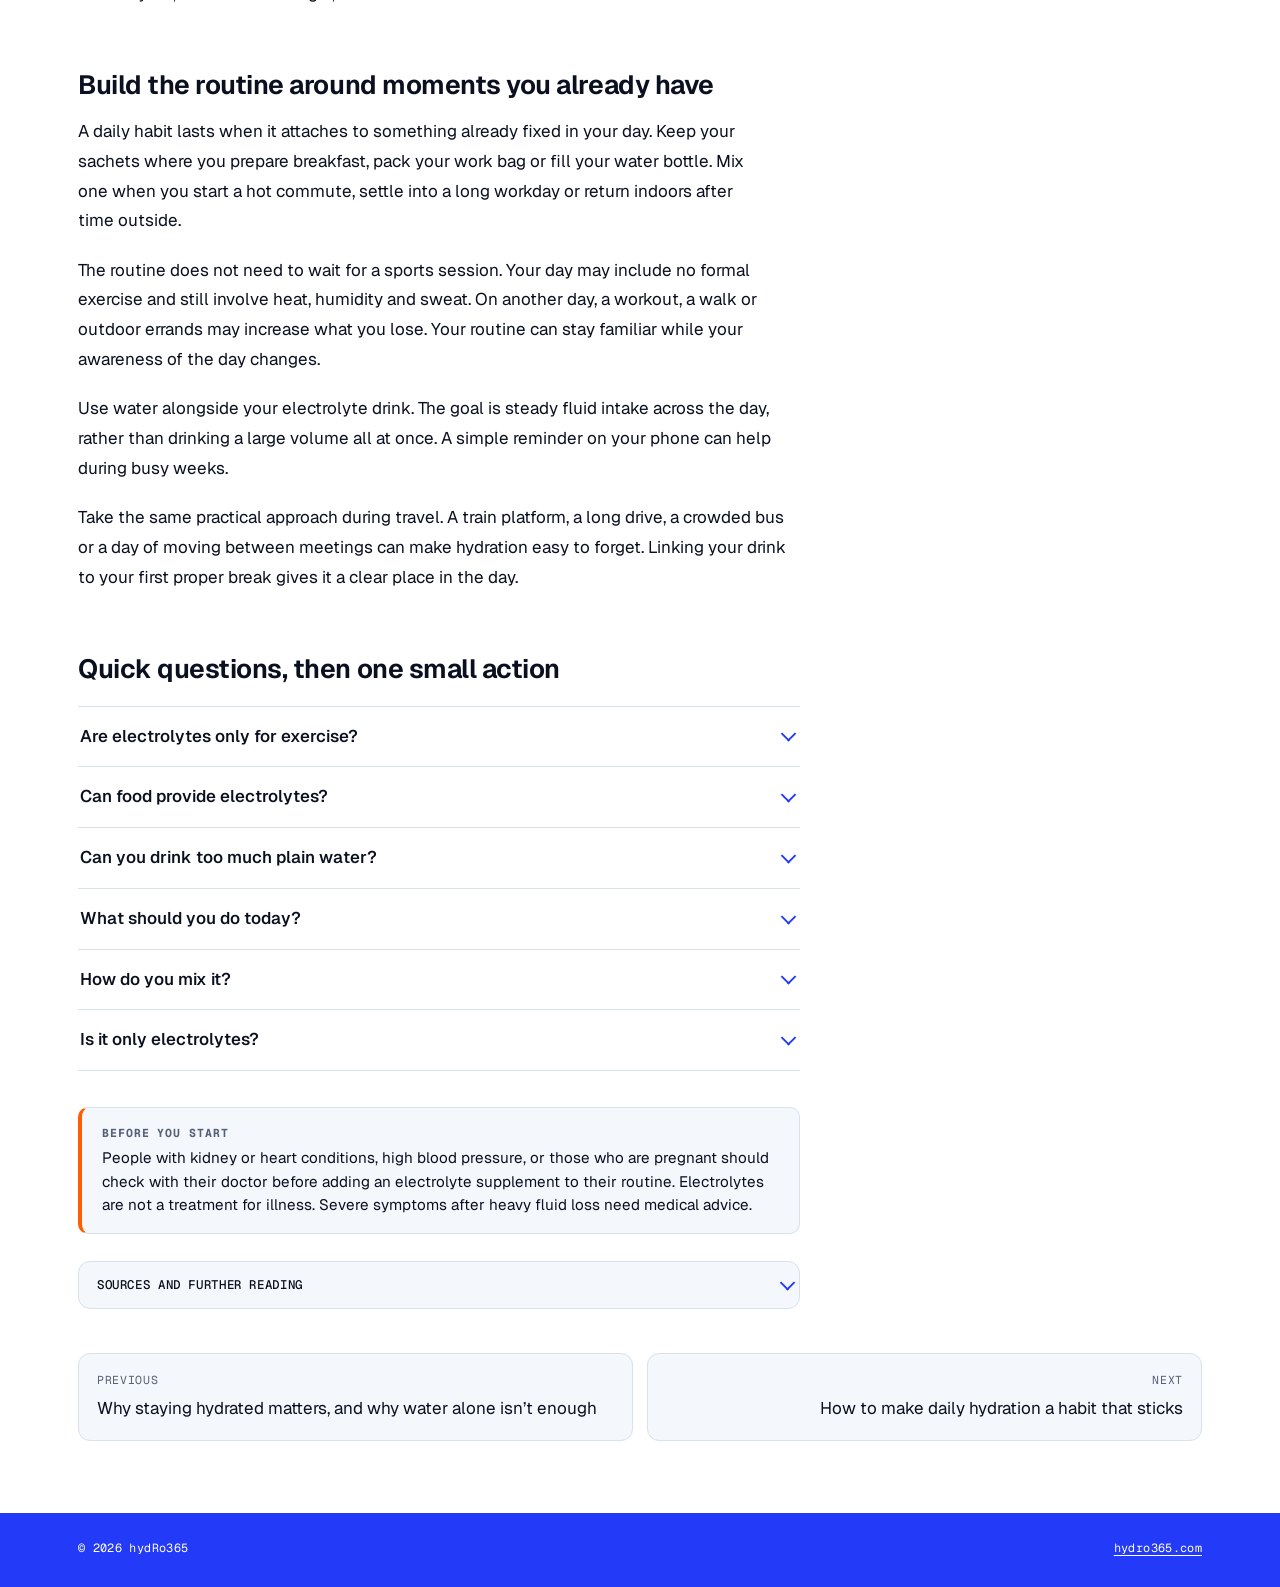
<file: hydro365/salts-not-just-water.html>
<!DOCTYPE html>
<html lang="en-IN">
<head>
<meta charset="UTF-8">
<meta name="viewport" content="width=device-width, initial-scale=1">
<title>Salts, not just water: what electrolytes actually do for you every day | hydRo365</title>
<meta name="description" content="Learn what electrolytes do, when everyday sweat affects balance, and how food, water and a daily drink can support hydration.">
<link rel="canonical" href="https://blogs.theverbatim.com/hydro365/salts-not-just-water">
<meta property="og:type" content="article"><meta property="og:title" content="Salts, not just water: what electrolytes actually do for you every day">
<meta property="og:description" content="Learn what electrolytes do, when everyday sweat affects balance, and how food, water and a daily drink can support hydration."><meta property="og:url" content="https://blogs.theverbatim.com/hydro365/salts-not-just-water">
<meta property="og:image" content="https://www.hydro365.com/cdn/shop/files/rOHIT_T_oRange.webp?v=1789637804&width=1200"><meta name="twitter:card" content="summary_large_image">
<link rel="preconnect" href="https://fonts.googleapis.com"><link rel="preconnect" href="https://fonts.gstatic.com" crossorigin><link href="https://fonts.googleapis.com/css2?family=Geist:wght@400;500;560;650&amp;family=Geist+Mono:wght@400;500&amp;display=swap" rel="stylesheet">
<link rel="stylesheet" href="assets/hydro365.css">
<script type="application/ld+json">
{
 "@context": "https://schema.org",
 "@graph": [
  {
   "@type": "Article",
   "@id": "https://blogs.theverbatim.com/hydro365/salts-not-just-water#article",
   "headline": "Salts, not just water: what electrolytes actually do for you every day",
   "description": "Learn what electrolytes do, when everyday sweat affects balance, and how food, water and a daily drink can support hydration.",
   "inLanguage": "en-IN",
   "datePublished": "2026-10-07",
   "dateModified": "2026-10-07",
   "wordCount": 1078,
   "image": "https://www.hydro365.com/cdn/shop/files/rOHIT_T_oRange.webp?v=1789637804&width=1200",
   "mainEntityOfPage": {
    "@type": "WebPage",
    "@id": "https://blogs.theverbatim.com/hydro365/salts-not-just-water"
   },
   "author": {
    "@type": "Organization",
    "name": "hydRo365",
    "url": "https://www.hydro365.com"
   },
   "publisher": {
    "@type": "Organization",
    "name": "hydRo365",
    "url": "https://www.hydro365.com"
   },
   "keywords": "electrolytes, daily hydration, nutrition",
   "citation": [
    "https://engineering.mit.edu/ask-an-engineer/why-do-we-sweat-more-in-high-humidity",
    "https://courses.lumenlearning.com/suny-ap2/?p=982",
    "https://www.uhhospitals.org/blog/articles/2024/01/can-you-drink-too-much-water"
   ]
  },
  {
   "@type": "BreadcrumbList",
   "itemListElement": [
    {
     "@type": "ListItem",
     "position": 1,
     "name": "hydRo365",
     "item": "https://www.hydro365.com"
    },
    {
     "@type": "ListItem",
     "position": 2,
     "name": "Salts, not just water: what electrolytes actually do for you every day",
     "item": "https://blogs.theverbatim.com/hydro365/salts-not-just-water"
    }
   ]
  },
  {
   "@type": "FAQPage",
   "mainEntity": [
    {
     "@type": "Question",
     "name": "Are electrolytes only for exercise?",
     "acceptedAnswer": {
      "@type": "Answer",
      "text": "No. Exercise can increase sweat loss, but heat, humidity, commutes, outdoor time and long workdays can do the same."
     }
    },
    {
     "@type": "Question",
     "name": "Can food provide electrolytes?",
     "acceptedAnswer": {
      "@type": "Answer",
      "text": "Yes. Fruits, vegetables, dairy foods, beans, nuts, seeds, grains and meals seasoned with salt all contribute. Hot, sweaty days can increase what you lose, while food may not replace those minerals at the moment you need them."
     }
    },
    {
     "@type": "Question",
     "name": "Can you drink too much plain water?",
     "acceptedAnswer": {
      "@type": "Answer",
      "text": "Yes. Large amounts taken quickly can dilute sodium and upset electrolyte balance. Keep your fluid intake spread through the day."
     }
    },
    {
     "@type": "Question",
     "name": "What should you do today?",
     "acceptedAnswer": {
      "@type": "Answer",
      "text": "Choose one fixed moment, such as the start of your workday or your morning commute, and make that your daily reminder."
     }
    },
    {
     "@type": "Question",
     "name": "How do you mix it?",
     "acceptedAnswer": {
      "@type": "Answer",
      "text": "Mix one sachet into 250 to 300 ml of water."
     }
    },
    {
     "@type": "Question",
     "name": "Is it only electrolytes?",
     "acceptedAnswer": {
      "@type": "Answer",
      "text": "It provides six electrolytes: sodium, potassium, magnesium, calcium, chloride and phosphate. It also contains vitamin C, zinc, B-vitamins, vitamin D2 and L-theanine."
     }
    }
   ]
  }
 ]
}
</script>
</head>
<body>
<div class="top"><header class="bar"><div class="wrap"><a href="https://www.hydro365.com" aria-label="hydRo365"><img src="assets/logo.svg" alt="hydRo365"></a><nav><a href="./">All guides</a><a class="shop" href="https://www.hydro365.com/products/hydro365-orange-daily-electrolyte-hydration">Shop hydRo365</a></nav></div></header>
<section class="hero"><div class="wrap"><div class="hero-in">
<p class="kicker">The six electrolytes &middot; Guide 2 of 4</p>
<h1>Salts, not just water: what electrolytes actually do for you every day</h1>
<p class="dek">Learn what electrolytes do, how everyday sweat affects them, and how food, water and a simple routine can support hydration.</p>
<div class="meta"><span>hydRo365</span><span>5 min read</span><span>2026-10-07</span><span class="tag">electrolytes</span><span class="tag">daily hydration</span><span class="tag">nutrition</span></div>
</div></div></section></div>
<div class="wrap layout"><main><details class="toc-m"><summary>In this article</summary><ol><li><a href="#your-ordinary-day-uses-electrolytes-too">Your ordinary day uses electrolytes too</a></li><li><a href="#key-takeaways">Key takeaways</a></li><li><a href="#the-six-electrolytes-and-the-jobs-they-do">The six electrolytes and the jobs they do</a></li><li><a href="#what-changes-when-levels-fall-or-rise-too-far">What changes when levels fall or rise too far</a></li><li><a href="#food-supplies-electrolytes-but-sweaty-days-can-ask-for-more">Food supplies electrolytes, but sweaty days can ask for more</a></li><li><a href="#build-the-routine-around-moments-you-already-have">Build the routine around moments you already have</a></li><li><a href="#quick-questions-then-one-small-action">Quick questions, then one small action</a></li></ol></details><h2 id="your-ordinary-day-uses-electrolytes-too">Your ordinary day uses electrolytes too</h2><p>Electrolytes are working in your body long before you step into a gym.</p><p>They are minerals that carry an electric charge when dissolved in body fluids such as blood, sweat and urine. Your body uses them to manage fluid movement, send nerve signals and contract muscles.</p><p>A walk to the metro, a crowded commute, time outdoors, a long workday, or moving repeatedly between air-conditioning and the outdoors can all add to your sweat loss. The amount varies with the weather and what your day involves.</p><p>That is why everyday electrolytes belong in a daily routine. You lose small amounts through ordinary sweat, and your body needs the right minerals to keep fluid in the right places.</p><h2 id="key-takeaways">Key takeaways</h2><ul><li>Electrolytes are minerals that help your body move fluid, send nerve signals and contract muscles.</li><li>Heat, humidity and long days cause sweat loss, and sweat carries electrolytes away, especially sodium.</li><li>Plain water replaces the fluid you sweat out, but not the salts.</li><li>Balance matters in both directions: running low is a problem, and so is too much plain water too fast.</li><li>Food is a good foundation, but sweaty days can take out more than your meals put back in time.</li></ul><h2 id="the-six-electrolytes-and-the-jobs-they-do">The six electrolytes and the jobs they do</h2><p>Each electrolyte has its own role. They work together, so balance matters more than focusing on one mineral alone.</p><p><strong>Sodium</strong> helps control fluid outside your cells. Sweat carries sodium away from your body, which makes it central to replacing what a hot day takes out. Sodium also helps nerves send messages and supports muscle contraction.</p><p><strong>Potassium</strong> helps manage fluid inside your cells. It also supports nerve signals and muscle movement. Sodium and potassium support muscle function.</p><p><strong>Magnesium</strong> supports normal nerve and muscle function. It also helps with ATP production. ATP is the small energy-carrying molecule your cells use to power everyday work, so magnesium plays a part in keeping energy processes moving.</p><p><strong>Calcium</strong> gives muscles the signal to contract. Your nerves also rely on calcium to pass messages. Every step, stretch and change in posture depends on carefully timed communication between nerves and muscles.</p><p><strong>Chloride</strong> works closely with sodium to help maintain fluid balance.</p><p><strong>Phosphate</strong> contributes to the body’s energy processes and helps maintain the structures inside your cells. Like the other electrolytes, it takes part in the work that lets cells, nerves and muscles function normally.</p><p>Together, these six minerals help water move where your body needs it. They help nerves communicate, muscles contract and cells carry out energy-related work. You may not feel each mineral doing its job, but your body depends on that teamwork every day.</p><h2 id="what-changes-when-levels-fall-or-rise-too-far">What changes when levels fall or rise too far</h2><p>Sweating removes water and electrolytes together. When you lose more than you replace, your body may struggle to maintain fluid balance. You might feel tired or weak, or find it harder to concentrate. The exact experience depends on how much you have lost and which minerals have fallen.</p><p>Drinking water helps replace fluid, but large amounts of plain water taken too quickly can also disturb balance. It can dilute sodium in the body. Water then does not simply “go where it should”; the balance between fluid and minerals changes.</p><p>Your body needs enough electrolytes, not the highest possible amount. Daily hydration works best when you pay attention to both sides: replacing sweat losses without flooding your system with plain water.</p><h2 id="food-supplies-electrolytes-but-sweaty-days-can-ask-for-more">Food supplies electrolytes, but sweaty days can ask for more</h2><p>Your regular meals can supply many electrolytes. Milk and other dairy foods provide calcium. Bananas, avocados, sweet potatoes and coconut water provide potassium. Nuts, seeds and dark leafy greens contribute magnesium.</p><p>A varied diet gives your body a useful foundation. The challenge comes when a hot, humid day adds extra sweat loss. You may eat balanced meals and still lose fluid and minerals during a long commute, outdoor work, travel or hours spent moving between locations. Food also takes time to plan, prepare and digest. Your lunch may contain electrolytes, but it may arrive long after your morning commute or may not replace what you lost in sweat at that point.</p><p>That is where a measured daily drink can fit alongside food. hydRo365 contains six electrolytes, has no added sugar, and mixes as one sachet in 250–300 ml of water.</p><h2 id="build-the-routine-around-moments-you-already-have">Build the routine around moments you already have</h2><p>A daily habit lasts when it attaches to something already fixed in your day. Keep your sachets where you prepare breakfast, pack your work bag or fill your water bottle. Mix one when you start a hot commute, settle into a long workday or return indoors after time outside.</p><p>The routine does not need to wait for a sports session. Your day may include no formal exercise and still involve heat, humidity and sweat. On another day, a workout, a walk or outdoor errands may increase what you lose. Your routine can stay familiar while your awareness of the day changes.</p><p>Use water alongside your electrolyte drink. The goal is steady fluid intake across the day, rather than drinking a large volume all at once. A simple reminder on your phone can help during busy weeks.</p><p>Take the same practical approach during travel. A train platform, a long drive, a crowded bus or a day of moving between meetings can make hydration easy to forget. Linking your drink to your first proper break gives it a clear place in the day.</p><h2 id="quick-questions-then-one-small-action">Quick questions, then one small action</h2><div class="faq"><details><summary>Are electrolytes only for exercise?</summary><div class="ans"><p>No. Exercise can increase sweat loss, but heat, humidity, commutes, outdoor time and long workdays can do the same.</p></div></details><details><summary>Can food provide electrolytes?</summary><div class="ans"><p>Yes. Fruits, vegetables, dairy foods, beans, nuts, seeds, grains and meals seasoned with salt all contribute. Hot, sweaty days can increase what you lose, while food may not replace those minerals at the moment you need them.</p></div></details><details><summary>Can you drink too much plain water?</summary><div class="ans"><p>Yes. Large amounts taken quickly can dilute sodium and upset electrolyte balance. Keep your fluid intake spread through the day.</p></div></details><details><summary>What should you do today?</summary><div class="ans"><p>Choose one fixed moment, such as the start of your workday or your morning commute, and make that your daily reminder.</p></div></details><details><summary>How do you mix it?</summary><div class="ans"><p>Mix one sachet into 250 to 300 ml of water.</p></div></details><details><summary>Is it only electrolytes?</summary><div class="ans"><p>It provides six electrolytes: sodium, potassium, magnesium, calcium, chloride and phosphate. It also contains vitamin C, zinc, B-vitamins, vitamin D2 and L-theanine.</p></div></details></div><aside class="note"><b>Before you start</b><p>People with kidney or heart conditions, high blood pressure, or those who are pregnant should check with their doctor before adding an electrolyte supplement to their routine. Electrolytes are not a treatment for illness. Severe symptoms after heavy fluid loss need medical advice.</p></aside><details class="sources"><summary>Sources and further reading</summary><ol><li><a href="https://engineering.mit.edu/ask-an-engineer/why-do-we-sweat-more-in-high-humidity" rel="noopener">MIT School of Engineering: why do we sweat more in high humidity</a></li><li><a href="https://courses.lumenlearning.com/suny-ap2/?p=982" rel="noopener">OpenStax Anatomy &amp; Physiology: Electrolyte Balance</a></li><li><a href="https://www.uhhospitals.org/blog/articles/2024/01/can-you-drink-too-much-water" rel="noopener">University Hospitals: Can you drink too much water?</a></li></ol></details></main><aside class="side"><nav class="toc" aria-label="In this article"><b>In this article</b><ol><li><a href="#your-ordinary-day-uses-electrolytes-too">Your ordinary day uses electrolytes too</a></li><li><a href="#key-takeaways">Key takeaways</a></li><li><a href="#the-six-electrolytes-and-the-jobs-they-do">The six electrolytes and the jobs they do</a></li><li><a href="#what-changes-when-levels-fall-or-rise-too-far">What changes when levels fall or rise too far</a></li><li><a href="#food-supplies-electrolytes-but-sweaty-days-can-ask-for-more">Food supplies electrolytes, but sweaty days can ask for more</a></li><li><a href="#build-the-routine-around-moments-you-already-have">Build the routine around moments you already have</a></li><li><a href="#quick-questions-then-one-small-action">Quick questions, then one small action</a></li></ol></nav><div class="cta-card"><img src="assets/logo.svg" alt="hydRo365"><p>Daily hydration for Indian days: six electrolytes, no added sugar.</p><a href="https://www.hydro365.com/products/hydro365-orange-daily-electrolyte-hydration">Shop hydRo365</a></div></aside></div>
<nav class="pager" aria-label="More guides"><a class="prev" href="why-hydration-matters"><small>Previous</small>Why staying hydrated matters, and why water alone isn’t enough</a><a class="next" href="daily-hydration-habit"><small>Next</small>How to make daily hydration a habit that sticks</a></nav>
<footer><div class="wrap"><p class="fine">&copy; 2026 hydRo365</p><p class="fine"><a href="https://www.hydro365.com">hydro365.com</a></p></div></footer>
</body>
</html>
</file>
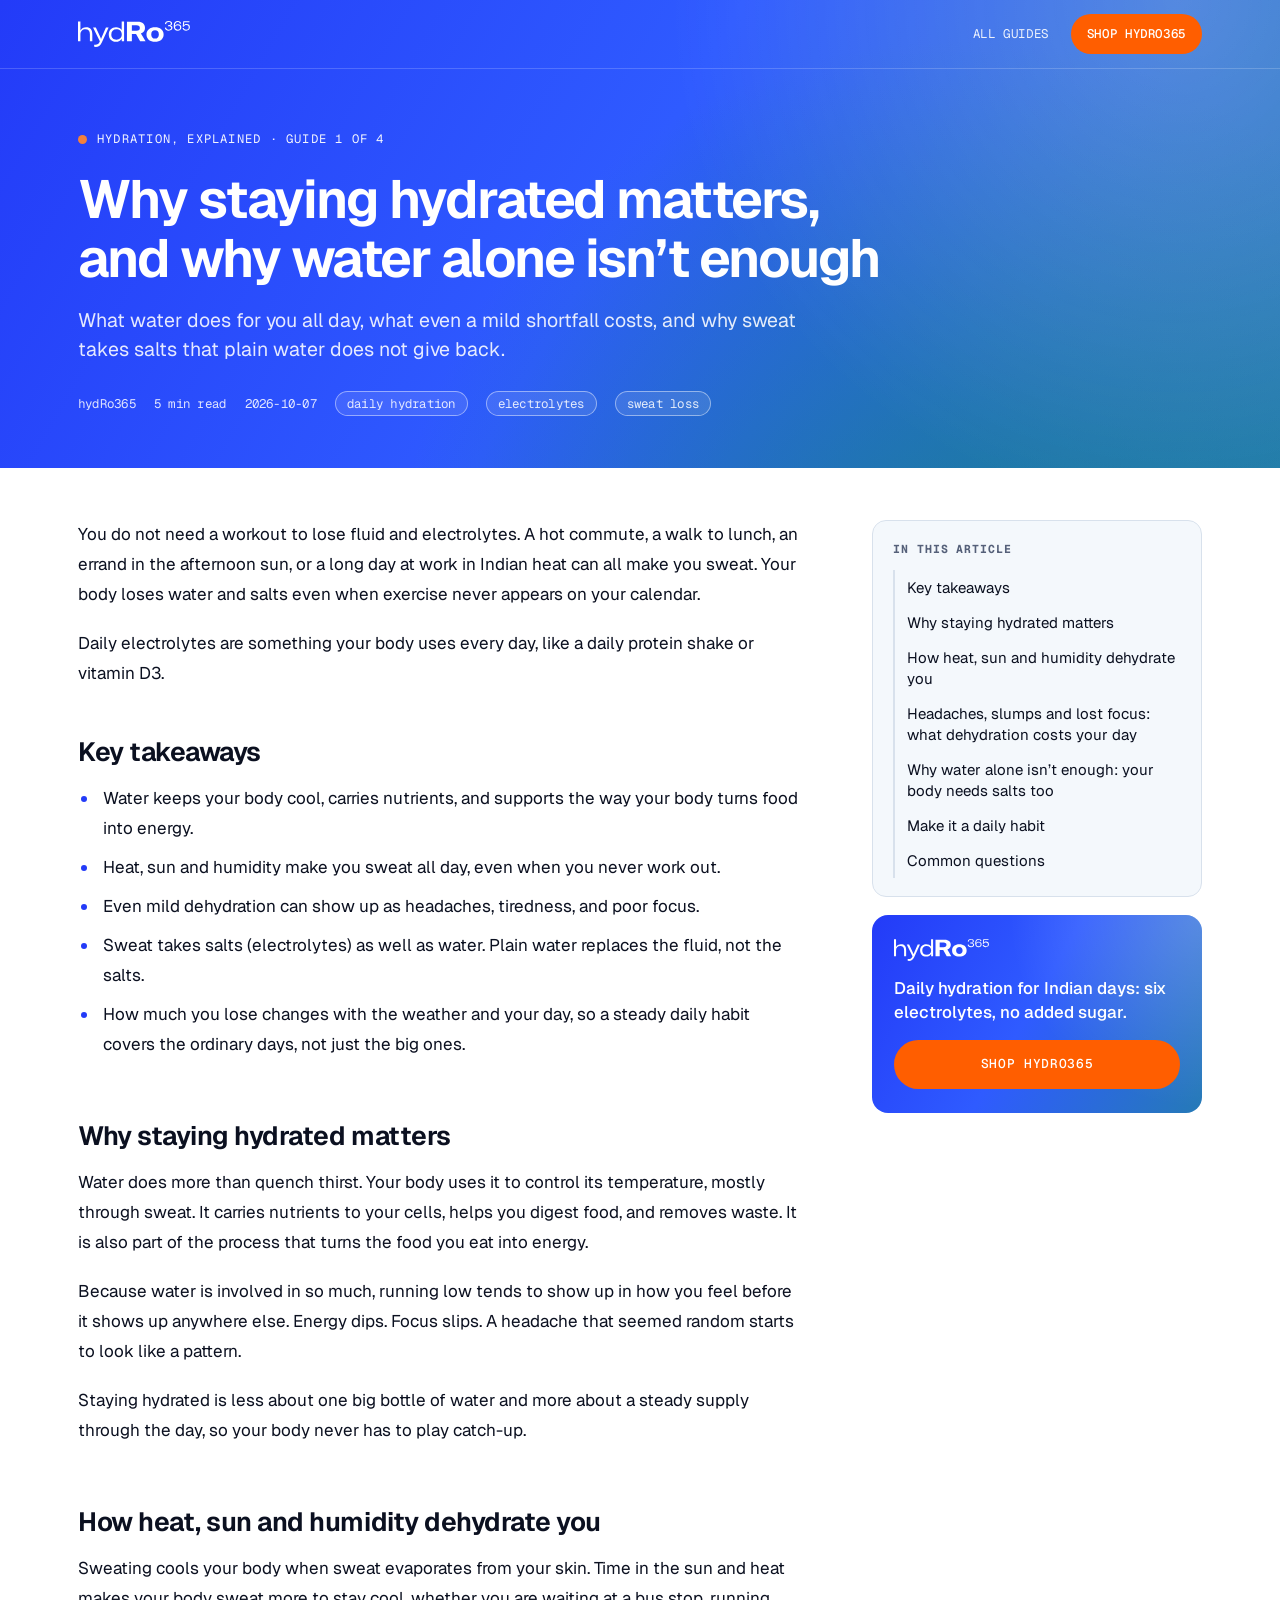
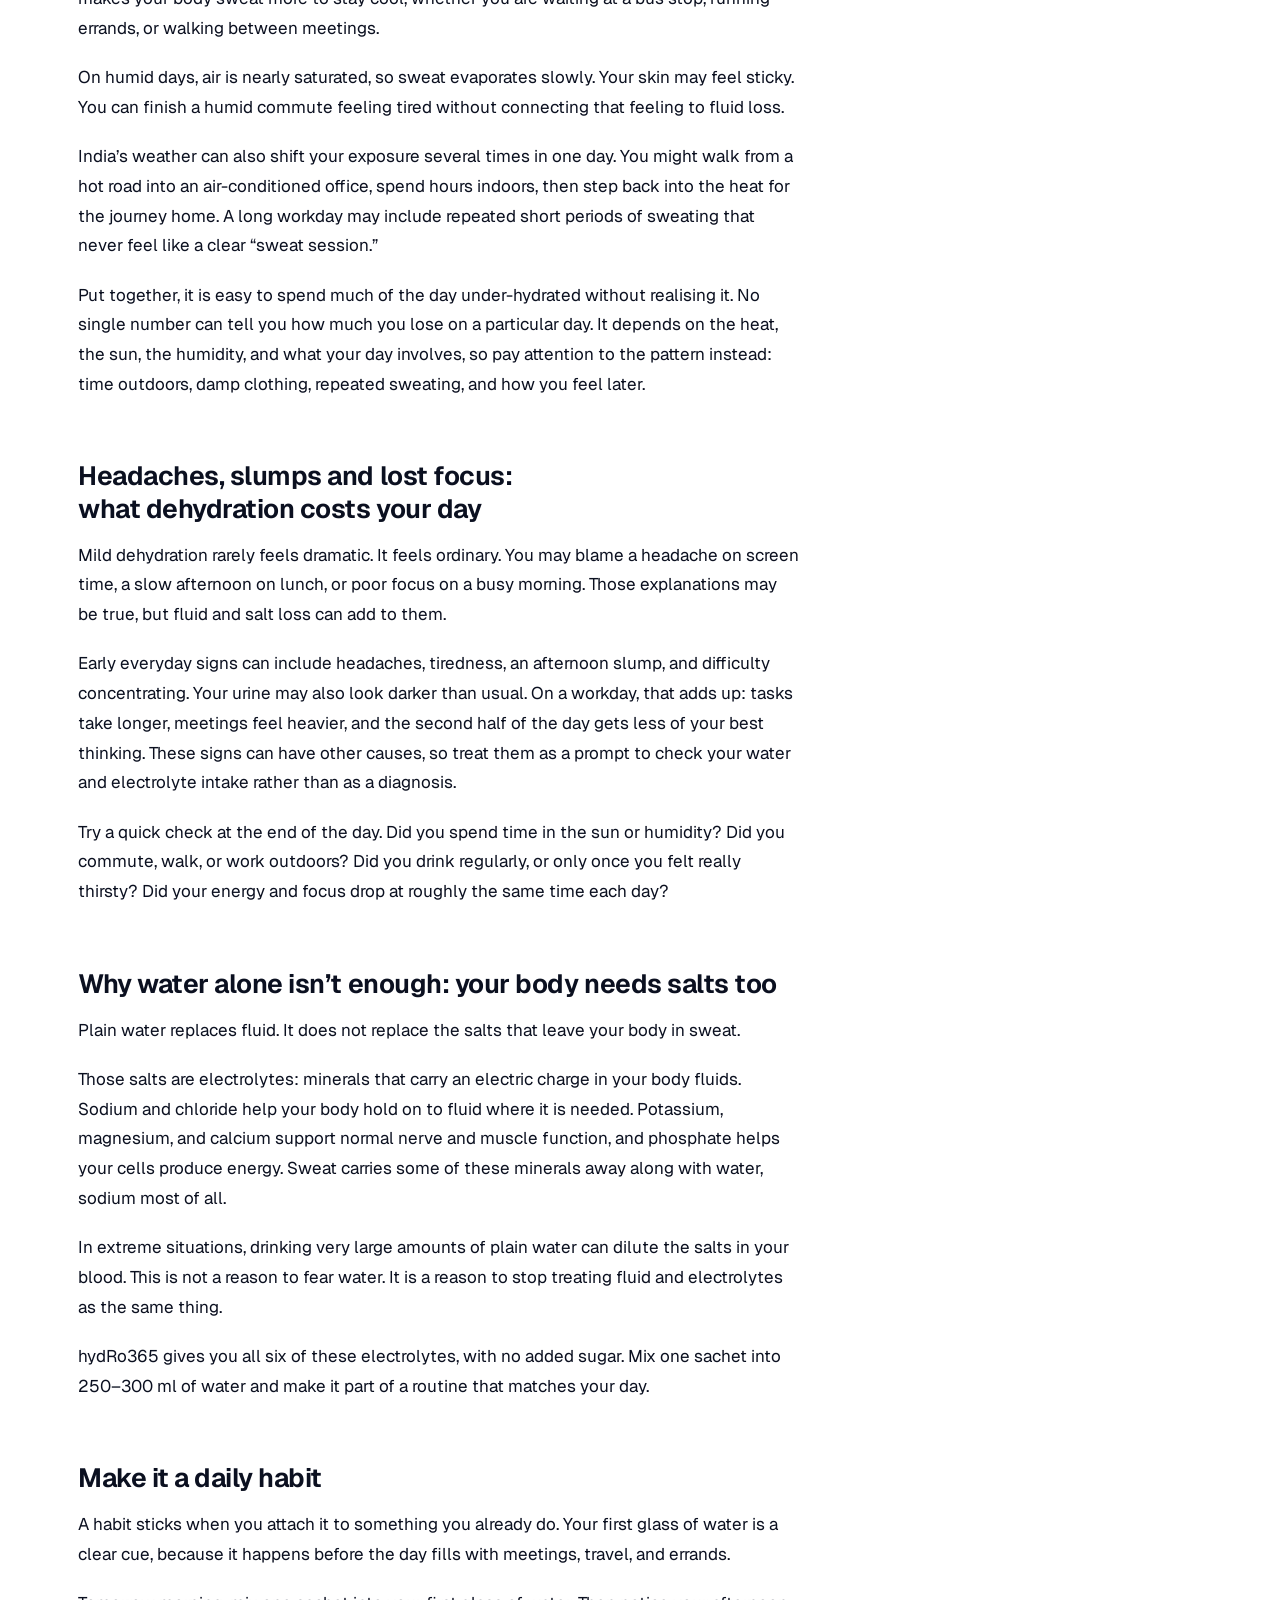
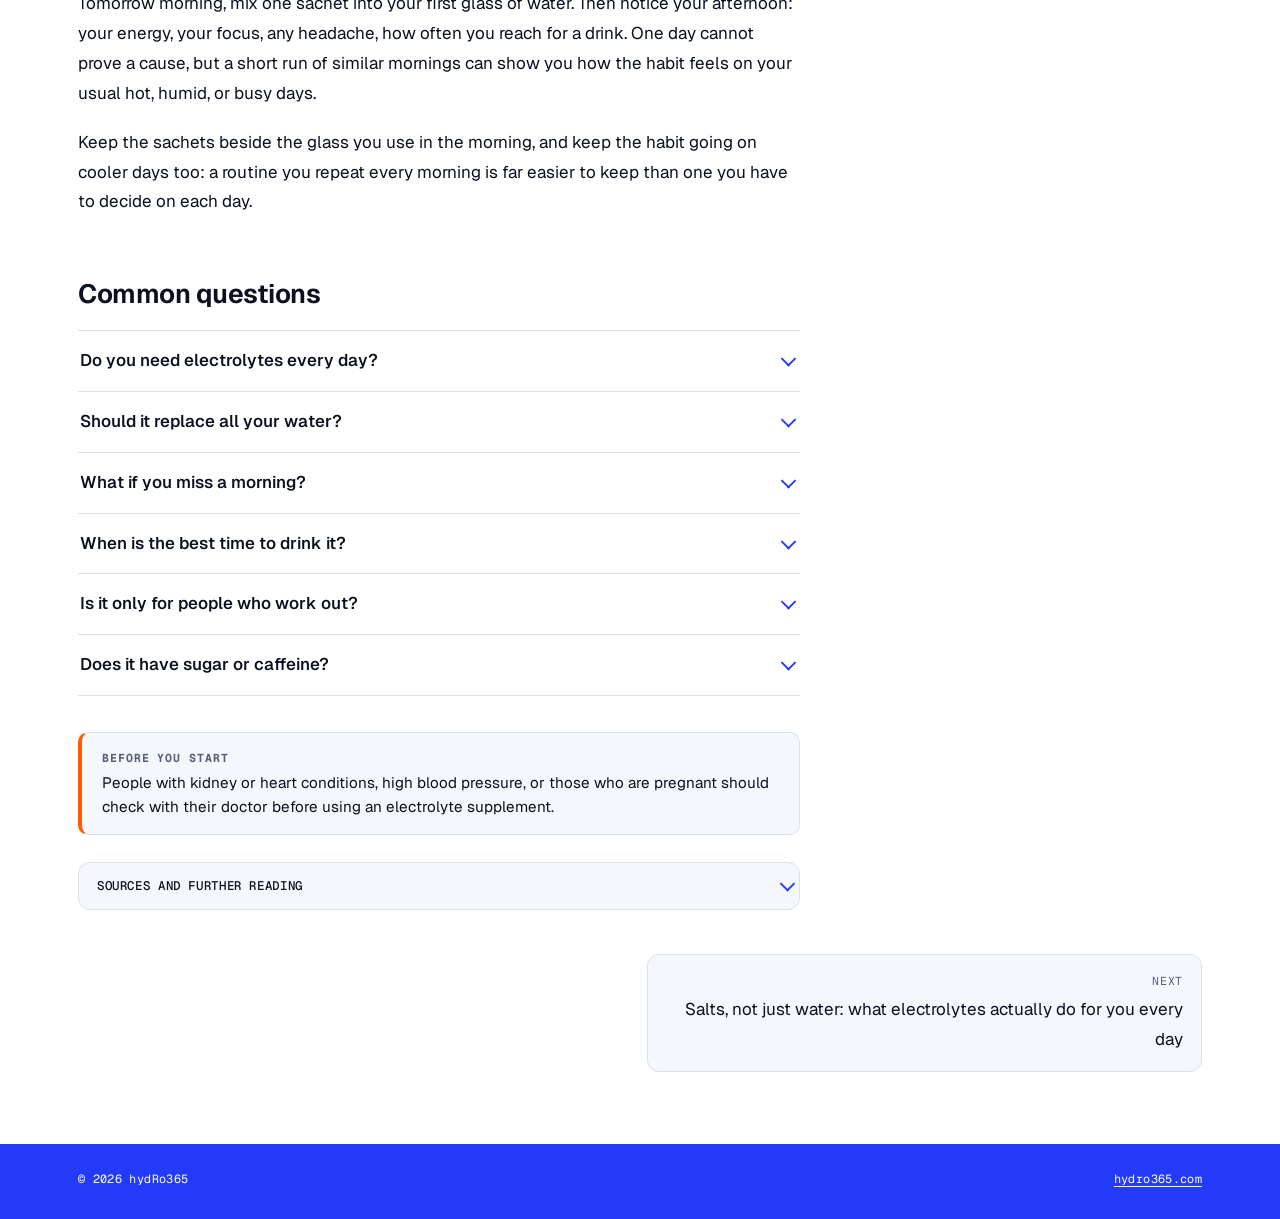
<file: hydro365/why-hydration-matters.html>
<!DOCTYPE html>
<html lang="en-IN">
<head>
<meta charset="UTF-8">
<meta name="viewport" content="width=device-width, initial-scale=1">
<title>Why staying hydrated matters, and why water alone isn&#x27;t enough | hydRo365</title>
<meta name="description" content="What water does for you all day, what mild dehydration can cost in focus and energy, and why sweat takes salts that plain water does not replace.">
<link rel="canonical" href="https://blogs.theverbatim.com/hydro365/why-hydration-matters">
<meta property="og:type" content="article"><meta property="og:title" content="Why staying hydrated matters, and why water alone isn&#x27;t enough">
<meta property="og:description" content="What water does for you all day, what mild dehydration can cost in focus and energy, and why sweat takes salts that plain water does not replace."><meta property="og:url" content="https://blogs.theverbatim.com/hydro365/why-hydration-matters">
<meta property="og:image" content="https://www.hydro365.com/cdn/shop/files/rOHIT_T_oRange.webp?v=1789637804&width=1200"><meta name="twitter:card" content="summary_large_image">
<link rel="preconnect" href="https://fonts.googleapis.com"><link rel="preconnect" href="https://fonts.gstatic.com" crossorigin><link href="https://fonts.googleapis.com/css2?family=Geist:wght@400;500;560;650&amp;family=Geist+Mono:wght@400;500&amp;display=swap" rel="stylesheet">
<link rel="stylesheet" href="assets/hydro365.css">
<script type="application/ld+json">
{
 "@context": "https://schema.org",
 "@graph": [
  {
   "@type": "Article",
   "@id": "https://blogs.theverbatim.com/hydro365/why-hydration-matters#article",
   "headline": "Why staying hydrated matters, and why water alone isn't enough",
   "description": "What water does for you all day, what mild dehydration can cost in focus and energy, and why sweat takes salts that plain water does not replace.",
   "inLanguage": "en-IN",
   "datePublished": "2026-10-07",
   "dateModified": "2026-10-07",
   "wordCount": 1087,
   "image": "https://www.hydro365.com/cdn/shop/files/rOHIT_T_oRange.webp?v=1789637804&width=1200",
   "mainEntityOfPage": {
    "@type": "WebPage",
    "@id": "https://blogs.theverbatim.com/hydro365/why-hydration-matters"
   },
   "author": {
    "@type": "Organization",
    "name": "hydRo365",
    "url": "https://www.hydro365.com"
   },
   "publisher": {
    "@type": "Organization",
    "name": "hydRo365",
    "url": "https://www.hydro365.com"
   },
   "keywords": "daily hydration, electrolytes, sweat loss",
   "citation": [
    "https://engineering.mit.edu/ask-an-engineer/why-do-we-sweat-more-in-high-humidity",
    "https://today.uconn.edu/2012/02/even-mild-dehydration-can-alter-mood/",
    "https://courses.lumenlearning.com/suny-ap2/?p=982",
    "https://www.nhs.uk/conditions/dehydration/",
    "https://www.uhhospitals.org/blog/articles/2024/01/can-you-drink-too-much-water",
    "https://bps.org.uk/research-digest/how-form-habit"
   ]
  },
  {
   "@type": "BreadcrumbList",
   "itemListElement": [
    {
     "@type": "ListItem",
     "position": 1,
     "name": "hydRo365",
     "item": "https://www.hydro365.com"
    },
    {
     "@type": "ListItem",
     "position": 2,
     "name": "Why staying hydrated matters, and why water alone isn't enough",
     "item": "https://blogs.theverbatim.com/hydro365/why-hydration-matters"
    }
   ]
  },
  {
   "@type": "FAQPage",
   "mainEntity": [
    {
     "@type": "Question",
     "name": "Do you need electrolytes every day?",
     "acceptedAnswer": {
      "@type": "Answer",
      "text": "You do not need a workout to lose fluid and salt, so a daily routine makes sense. How much you lose still varies with the weather, your activity, and your day."
     }
    },
    {
     "@type": "Question",
     "name": "Should it replace all your water?",
     "acceptedAnswer": {
      "@type": "Answer",
      "text": "No. Keep drinking water through the day. An electrolyte drink adds the salts; it does not remove the need for regular fluids."
     }
    },
    {
     "@type": "Question",
     "name": "What if you miss a morning?",
     "acceptedAnswer": {
      "@type": "Answer",
      "text": "Resume the next morning. Do not compensate by taking extra."
     }
    },
    {
     "@type": "Question",
     "name": "When is the best time to drink it?",
     "acceptedAnswer": {
      "@type": "Answer",
      "text": "Any time of day works, whether that is first thing in the morning, mid-afternoon, or around a workout."
     }
    },
    {
     "@type": "Question",
     "name": "Is it only for people who work out?",
     "acceptedAnswer": {
      "@type": "Answer",
      "text": "No. Sweating can mean losing electrolytes, especially sodium and chloride, and plain water replaces only fluid. A hot commute can count too."
     }
    },
    {
     "@type": "Question",
     "name": "Does it have sugar or caffeine?",
     "acceptedAnswer": {
      "@type": "Answer",
      "text": "It has no added sugar and no caffeine. It is sweetened with monk fruit and stevia."
     }
    }
   ]
  }
 ]
}
</script>
</head>
<body>
<div class="top"><header class="bar"><div class="wrap"><a href="https://www.hydro365.com" aria-label="hydRo365"><img src="assets/logo.svg" alt="hydRo365"></a><nav><a href="./">All guides</a><a class="shop" href="https://www.hydro365.com/products/hydro365-orange-daily-electrolyte-hydration">Shop hydRo365</a></nav></div></header>
<section class="hero"><div class="wrap"><div class="hero-in">
<p class="kicker">Hydration, explained &middot; Guide 1 of 4</p>
<h1>Why staying hydrated matters, and why water alone isn’t enough</h1>
<p class="dek">What water does for you all day, what even a mild shortfall costs, and why sweat takes salts that plain water does not give back.</p>
<div class="meta"><span>hydRo365</span><span>5 min read</span><span>2026-10-07</span><span class="tag">daily hydration</span><span class="tag">electrolytes</span><span class="tag">sweat loss</span></div>
</div></div></section></div>
<div class="wrap layout"><main><details class="toc-m"><summary>In this article</summary><ol><li><a href="#key-takeaways">Key takeaways</a></li><li><a href="#why-staying-hydrated-matters">Why staying hydrated matters</a></li><li><a href="#how-heat-sun-and-humidity-dehydrate-you">How heat, sun and humidity dehydrate you</a></li><li><a href="#headaches-slumps-and-lost-focus-what-dehydration-costs-your-day">Headaches, slumps and lost focus: what dehydration costs your day</a></li><li><a href="#why-water-alone-isn-t-enough-your-body-needs-salts-too">Why water alone isn’t enough: your body needs salts too</a></li><li><a href="#make-it-a-daily-habit">Make it a daily habit</a></li><li><a href="#common-questions">Common questions</a></li></ol></details><p>You do not need a workout to lose fluid and electrolytes. A hot commute, a walk to lunch, an errand in the afternoon sun, or a long day at work in Indian heat can all make you sweat. Your body loses water and salts even when exercise never appears on your calendar.</p><p>Daily electrolytes are something your body uses every day, like a daily protein shake or vitamin D3.</p><h2 id="key-takeaways">Key takeaways</h2><ul><li>Water keeps your body cool, carries nutrients, and supports the way your body turns food into energy.</li><li>Heat, sun and humidity make you sweat all day, even when you never work out.</li><li>Even mild dehydration can show up as headaches, tiredness, and poor focus.</li><li>Sweat takes salts (electrolytes) as well as water. Plain water replaces the fluid, not the salts.</li><li>How much you lose changes with the weather and your day, so a steady daily habit covers the ordinary days, not just the big ones.</li></ul><h2 id="why-staying-hydrated-matters">Why staying hydrated matters</h2><p>Water does more than quench thirst. Your body uses it to control its temperature, mostly through sweat. It carries nutrients to your cells, helps you digest food, and removes waste. It is also part of the process that turns the food you eat into energy.</p><p>Because water is involved in so much, running low tends to show up in how you feel before it shows up anywhere else. Energy dips. Focus slips. A headache that seemed random starts to look like a pattern.</p><p>Staying hydrated is less about one big bottle of water and more about a steady supply through the day, so your body never has to play catch-up.</p><h2 id="how-heat-sun-and-humidity-dehydrate-you">How heat, sun and humidity dehydrate you</h2><p>Sweating cools your body when sweat evaporates from your skin. Time in the sun and heat makes your body sweat more to stay cool, whether you are waiting at a bus stop, running errands, or walking between meetings.</p><p>On humid days, air is nearly saturated, so sweat evaporates slowly. Your skin may feel sticky. You can finish a humid commute feeling tired without connecting that feeling to fluid loss.</p><p>India’s weather can also shift your exposure several times in one day. You might walk from a hot road into an air-conditioned office, spend hours indoors, then step back into the heat for the journey home. A long workday may include repeated short periods of sweating that never feel like a clear “sweat session.”</p><p>Put together, it is easy to spend much of the day under-hydrated without realising it. No single number can tell you how much you lose on a particular day. It depends on the heat, the sun, the humidity, and what your day involves, so pay attention to the pattern instead: time outdoors, damp clothing, repeated sweating, and how you feel later.</p><h2 id="headaches-slumps-and-lost-focus-what-dehydration-costs-your-day">Headaches, slumps and lost focus: what dehydration costs your day</h2><p>Mild dehydration rarely feels dramatic. It feels ordinary. You may blame a headache on screen time, a slow afternoon on lunch, or poor focus on a busy morning. Those explanations may be true, but fluid and salt loss can add to them.</p><p>Early everyday signs can include headaches, tiredness, an afternoon slump, and difficulty concentrating. Your urine may also look darker than usual. On a workday, that adds up: tasks take longer, meetings feel heavier, and the second half of the day gets less of your best thinking. These signs can have other causes, so treat them as a prompt to check your water and electrolyte intake rather than as a diagnosis.</p><p>Try a quick check at the end of the day. Did you spend time in the sun or humidity? Did you commute, walk, or work outdoors? Did you drink regularly, or only once you felt really thirsty? Did your energy and focus drop at roughly the same time each day?</p><h2 id="why-water-alone-isn-t-enough-your-body-needs-salts-too">Why water alone isn’t enough: your body needs salts too</h2><p>Plain water replaces fluid. It does not replace the salts that leave your body in sweat.</p><p>Those salts are electrolytes: minerals that carry an electric charge in your body fluids. Sodium and chloride help your body hold on to fluid where it is needed. Potassium, magnesium, and calcium support normal nerve and muscle function, and phosphate helps your cells produce energy. Sweat carries some of these minerals away along with water, sodium most of all.</p><p>In extreme situations, drinking very large amounts of plain water can dilute the salts in your blood. This is not a reason to fear water. It is a reason to stop treating fluid and electrolytes as the same thing.</p><p>hydRo365 gives you all six of these electrolytes, with no added sugar. Mix one sachet into 250–300 ml of water and make it part of a routine that matches your day.</p><h2 id="make-it-a-daily-habit">Make it a daily habit</h2><p>A habit sticks when you attach it to something you already do. Your first glass of water is a clear cue, because it happens before the day fills with meetings, travel, and errands.</p><p>Tomorrow morning, mix one sachet into your first glass of water. Then notice your afternoon: your energy, your focus, any headache, how often you reach for a drink. One day cannot prove a cause, but a short run of similar mornings can show you how the habit feels on your usual hot, humid, or busy days.</p><p>Keep the sachets beside the glass you use in the morning, and keep the habit going on cooler days too: a routine you repeat every morning is far easier to keep than one you have to decide on each day.</p><h2 id="common-questions">Common questions</h2><div class="faq"><details><summary>Do you need electrolytes every day?</summary><div class="ans"><p>You do not need a workout to lose fluid and salt, so a daily routine makes sense. How much you lose still varies with the weather, your activity, and your day.</p></div></details><details><summary>Should it replace all your water?</summary><div class="ans"><p>No. Keep drinking water through the day. An electrolyte drink adds the salts; it does not remove the need for regular fluids.</p></div></details><details><summary>What if you miss a morning?</summary><div class="ans"><p>Resume the next morning. Do not compensate by taking extra.</p></div></details><details><summary>When is the best time to drink it?</summary><div class="ans"><p>Any time of day works, whether that is first thing in the morning, mid-afternoon, or around a workout.</p></div></details><details><summary>Is it only for people who work out?</summary><div class="ans"><p>No. Sweating can mean losing electrolytes, especially sodium and chloride, and plain water replaces only fluid. A hot commute can count too.</p></div></details><details><summary>Does it have sugar or caffeine?</summary><div class="ans"><p>It has no added sugar and no caffeine. It is sweetened with monk fruit and stevia.</p></div></details></div><aside class="note"><b>Before you start</b><p>People with kidney or heart conditions, high blood pressure, or those who are pregnant should check with their doctor before using an electrolyte supplement.</p></aside><details class="sources"><summary>Sources and further reading</summary><ol><li><a href="https://engineering.mit.edu/ask-an-engineer/why-do-we-sweat-more-in-high-humidity" rel="noopener">MIT School of Engineering: why do we sweat more in high humidity</a></li><li><a href="https://today.uconn.edu/2012/02/even-mild-dehydration-can-alter-mood/" rel="noopener">UConn Today: Even mild dehydration can alter mood (Armstrong et al.)</a></li><li><a href="https://courses.lumenlearning.com/suny-ap2/?p=982" rel="noopener">OpenStax Anatomy &amp; Physiology: Electrolyte Balance</a></li><li><a href="https://www.nhs.uk/conditions/dehydration/" rel="noopener">NHS: Dehydration</a></li><li><a href="https://www.uhhospitals.org/blog/articles/2024/01/can-you-drink-too-much-water" rel="noopener">University Hospitals: Can you drink too much water?</a></li><li><a href="https://bps.org.uk/research-digest/how-form-habit" rel="noopener">Lally et al. 2010, Eur J Soc Psychol (via BPS Research Digest)</a></li></ol></details></main><aside class="side"><nav class="toc" aria-label="In this article"><b>In this article</b><ol><li><a href="#key-takeaways">Key takeaways</a></li><li><a href="#why-staying-hydrated-matters">Why staying hydrated matters</a></li><li><a href="#how-heat-sun-and-humidity-dehydrate-you">How heat, sun and humidity dehydrate you</a></li><li><a href="#headaches-slumps-and-lost-focus-what-dehydration-costs-your-day">Headaches, slumps and lost focus: what dehydration costs your day</a></li><li><a href="#why-water-alone-isn-t-enough-your-body-needs-salts-too">Why water alone isn’t enough: your body needs salts too</a></li><li><a href="#make-it-a-daily-habit">Make it a daily habit</a></li><li><a href="#common-questions">Common questions</a></li></ol></nav><div class="cta-card"><img src="assets/logo.svg" alt="hydRo365"><p>Daily hydration for Indian days: six electrolytes, no added sugar.</p><a href="https://www.hydro365.com/products/hydro365-orange-daily-electrolyte-hydration">Shop hydRo365</a></div></aside></div>
<nav class="pager" aria-label="More guides"><span></span><a class="next" href="salts-not-just-water"><small>Next</small>Salts, not just water: what electrolytes actually do for you every day</a></nav>
<footer><div class="wrap"><p class="fine">&copy; 2026 hydRo365</p><p class="fine"><a href="https://www.hydro365.com">hydro365.com</a></p></div></footer>
</body>
</html>
</file>
<file: hydro365/assets/hydro365.css>
:root{
  --blue:#233bf8; --blue-2:#2f5bff; --teal:#108474; --orange:#ff5e00; --orange-2:#ff8432; --ice:#e1edf5;
  --ink:#0b1020; --muted:#556079; --line:#d8e1ec; --bg:#ffffff; --card:#f4f8fc; --link:#233bf8;
  --hero:linear-gradient(120deg,#233bf8 0%,#2f5bff 48%,#1f8f86 135%);
  --sans:'Geist',ui-sans-serif,-apple-system,'Segoe UI',Roboto,sans-serif;
  --mono:'Geist Mono',ui-monospace,'Cascadia Code',Consolas,monospace;
}
@media (prefers-color-scheme: dark){
  :root:not([data-theme="light"]){
    --ink:#e8edf8; --muted:#9aa7c0; --line:#243055; --bg:#080c1f; --card:#0f1632; --link:#8fa0ff; color-scheme:dark;
  }
}
*{box-sizing:border-box}
html{scroll-behavior:smooth;-webkit-text-size-adjust:100%;text-size-adjust:100%}
body{margin:0;background:var(--bg);color:var(--ink);font-family:var(--sans);font-size:1.0625rem;line-height:1.75;-webkit-font-smoothing:antialiased}
a{color:var(--link);text-underline-offset:3px}
a:hover{color:var(--orange)}
:focus-visible{outline:2px solid var(--orange);outline-offset:3px;border-radius:4px}
.wrap{max-width:1180px;margin:0 auto;padding:0 28px}

/* top: header + hero share one brand gradient */
.top{background:var(--hero);color:#fff;position:relative;overflow:hidden}
.top:before{content:"";position:absolute;inset:0;background:radial-gradient(circle at 92% 0%,rgba(255,255,255,.2),transparent 40%),radial-gradient(circle at 75% 130%,rgba(16,132,116,.55),transparent 50%);pointer-events:none}
.top>*{position:relative}
.bar{border-bottom:1px solid rgba(255,255,255,.18)}
.bar .wrap{display:flex;align-items:center;justify-content:space-between;gap:16px;padding-top:14px;padding-bottom:14px}
.bar img{height:26px;display:block}
.bar nav{display:flex;align-items:center;gap:22px;font-family:var(--mono);font-size:.78rem;letter-spacing:.05em;text-transform:uppercase}
.bar nav a{color:#fff;text-decoration:none;opacity:.9}
.bar nav a:hover{opacity:1;color:#fff}
.bar .shop{background:var(--orange);color:#fff!important;padding:9px 16px;border-radius:999px;opacity:1;font-weight:500}
.bar .shop:hover{background:#fff;color:var(--blue)!important}
.hero .wrap{padding-top:60px;padding-bottom:52px}
.hero-in{max-width:860px}
.kicker{font-family:var(--mono);font-size:.76rem;letter-spacing:.1em;text-transform:uppercase;color:#fff;display:flex;align-items:center;gap:10px;margin:0 0 20px;opacity:.95}
.kicker:before{content:"";width:9px;height:9px;border-radius:50%;background:var(--orange-2)}
h1{font-size:clamp(2.1rem,4.6vw,3.35rem);line-height:1.1;letter-spacing:-.028em;font-weight:650;margin:0 0 18px;text-wrap:balance;color:#fff}
.dek{font-size:1.22rem;line-height:1.5;color:rgba(255,255,255,.88);margin:0 0 26px;max-width:38em;text-wrap:pretty}
.meta{font-family:var(--mono);font-size:.78rem;color:rgba(255,255,255,.85);display:flex;flex-wrap:wrap;gap:8px 18px;letter-spacing:.02em;align-items:center}
.meta .tag{border:1px solid rgba(255,255,255,.45);border-radius:999px;padding:1px 11px;background:rgba(255,255,255,.1)}

/* two-column reading layout: article left, sticky rail right */
.layout{display:grid;grid-template-columns:minmax(0,1fr) 330px;gap:72px;padding-top:52px;padding-bottom:36px;align-items:start}
main{max-width:780px;min-width:0}
h2{font-size:1.65rem;line-height:1.22;letter-spacing:-.018em;font-weight:650;margin:2.3em 0 .6em;text-wrap:balance;scroll-margin-top:24px}
main>h2:first-of-type{margin-top:1.8em}
p{margin:0 0 1.15em;text-wrap:pretty}
ul{padding-left:1.25em;margin:0 0 1.3em}
li{margin:.55em 0;padding-left:.2em}
li::marker{color:var(--blue)}
@media (prefers-color-scheme: dark){:root:not([data-theme="light"]) li::marker{color:var(--link)}}
blockquote{margin:1.6em 0;padding:22px 26px;background:var(--hero);color:#fff;border-radius:14px;font-size:1.12rem;line-height:1.55}
blockquote p{margin:0 0 .6em;color:inherit}
blockquote p:last-child:not(:first-child){margin:0;font-family:var(--mono);font-size:.78rem;letter-spacing:.04em;text-transform:uppercase;opacity:.9}
.faq{margin:1.2em 0 0;border-top:1px solid var(--line)}
details{border-bottom:1px solid var(--line)}
summary{list-style:none;cursor:pointer;padding:18px 40px 18px 2px;position:relative;font-weight:560;font-size:1.06rem;line-height:1.4}
summary::-webkit-details-marker{display:none}
summary:after{content:"";position:absolute;right:6px;top:50%;width:9px;height:9px;border-right:2px solid var(--blue);border-bottom:2px solid var(--blue);transform:translateY(-70%) rotate(45deg);transition:transform .2s}
@media (prefers-color-scheme: dark){:root:not([data-theme="light"]) summary:after{border-color:var(--link)}}
details[open] summary:after{transform:translateY(-30%) rotate(-135deg)}
summary:hover{color:var(--link)}
details .ans{padding:0 2px 20px}
details .ans p{margin:0}
.note{margin:2.4em 0 0;padding:16px 20px;border:1px solid var(--line);border-left:4px solid var(--orange);border-radius:10px;background:var(--card);font-size:.95rem;line-height:1.55}
.note b{display:block;font-family:var(--mono);font-size:.72rem;letter-spacing:.08em;text-transform:uppercase;color:var(--muted);margin-bottom:4px}
.note p{margin:0}
.sources{margin:1.6em 0 0;border:1px solid var(--line);border-radius:12px;background:var(--card)}
.sources summary{padding:14px 44px 14px 18px;font-family:var(--mono);font-size:.78rem;letter-spacing:.05em;text-transform:uppercase;font-weight:500}
.sources ol{margin:0;padding:0 18px 16px 38px;font-size:.92rem;line-height:1.5;color:var(--muted)}
.sources li{margin:.45em 0}

/* mobile contents (collapsible, shown when the rail is hidden) */
.toc-m{display:none;border:1px solid var(--line);border-radius:12px;background:var(--card);margin:0 0 1.8em}
.toc-m summary{padding:14px 44px 14px 16px;font-family:var(--mono);font-size:.78rem;letter-spacing:.06em;text-transform:uppercase;font-weight:500}
.toc-m ol{list-style:none;margin:0;padding:0 16px 8px}
.toc-m li{margin:0;padding:0}
.toc-m a{display:block;padding:10px 0;color:var(--ink);text-decoration:none;border-top:1px solid var(--line);font-size:.98rem;line-height:1.4}
.toc-m a:hover{color:var(--link)}

/* rail */
.side{position:sticky;top:24px;display:grid;gap:18px}
.toc{border:1px solid var(--line);background:var(--card);border-radius:14px;padding:18px 20px}
.toc b{display:block;font-family:var(--mono);font-size:.72rem;letter-spacing:.08em;text-transform:uppercase;color:var(--muted);margin-bottom:10px}
.toc ol{list-style:none;margin:0;padding:0;font-size:.94rem;line-height:1.4}
.toc li{margin:0;padding:0}
.toc a{display:block;padding:7px 0 7px 12px;border-left:2px solid var(--line);color:var(--ink);text-decoration:none}
.toc a:hover{border-color:var(--orange);color:var(--link)}
.cta-card{background:var(--hero);color:#fff;border-radius:16px;padding:24px 22px;position:relative;overflow:hidden}
.cta-card:before{content:"";position:absolute;inset:0;background:radial-gradient(circle at 100% 0,rgba(255,255,255,.22),transparent 50%);pointer-events:none}
.cta-card>*{position:relative}
.cta-card img{height:22px;display:block;margin-bottom:16px}
.cta-card p{margin:0 0 16px;font-size:1.05rem;line-height:1.4;font-weight:520;color:#fff}
.cta-card a{display:block;text-align:center;background:var(--orange);color:#fff;text-decoration:none;font-family:var(--mono);font-size:.8rem;letter-spacing:.05em;text-transform:uppercase;padding:13px 18px;border-radius:999px;font-weight:500}
.cta-card a:hover{background:#fff;color:var(--blue)}

.pager{max-width:1180px;margin:0 auto;padding:8px 28px 48px;display:grid;grid-template-columns:1fr 1fr;gap:14px}
.pager a{display:block;border:1px solid var(--line);border-radius:12px;padding:16px 18px;text-decoration:none;color:var(--ink);background:var(--card);transition:border-color .15s,transform .15s}
.pager a:hover{border-color:var(--blue);transform:translateY(-1px);color:var(--ink)}
.pager small{display:block;font-family:var(--mono);font-size:.72rem;letter-spacing:.06em;text-transform:uppercase;color:var(--muted);margin-bottom:4px}
.pager .next{text-align:right;grid-column:2}
footer{background:var(--blue);color:#fff;font-size:.86rem;line-height:1.6;margin-top:24px}
footer .wrap{padding-top:26px;padding-bottom:30px;display:flex;flex-wrap:wrap;justify-content:space-between;gap:10px 24px}
footer p{margin:0;color:#fff}
footer a{color:#fff}
footer .fine{font-family:var(--mono);font-size:.74rem;letter-spacing:.03em}

/* index */
.cards{max-width:1180px;margin:0 auto;padding:48px 28px 56px;display:grid;grid-template-columns:repeat(auto-fit,minmax(min(100%,300px),1fr));gap:20px}
.card{display:flex;flex-direction:column;border:1px solid var(--line);background:var(--card);border-radius:16px;padding:24px;text-decoration:none;color:var(--ink);transition:border-color .15s,transform .15s}
.card:hover{border-color:var(--blue);transform:translateY(-2px);color:var(--ink)}
.card .n{font-family:var(--mono);font-size:.76rem;letter-spacing:.08em;color:var(--link);text-transform:uppercase;margin-bottom:14px}
.card h3{font-size:1.28rem;line-height:1.25;letter-spacing:-.015em;margin:0 0 10px;font-weight:620}
.card p{color:var(--muted);font-size:.98rem;line-height:1.55;margin:0 0 18px;flex:1}
.card .go{font-family:var(--mono);font-size:.76rem;letter-spacing:.05em;text-transform:uppercase;color:var(--link)}

@media (max-width:1020px){
  .layout{grid-template-columns:minmax(0,1fr);gap:36px}
  .side{position:static}
  .toc{display:none}
  .toc-m{display:block}
}
@media (max-width:560px){
  .wrap,.pager,.cards{padding-left:18px;padding-right:18px}
  .bar nav a:not(.shop){display:none}
  .pager{grid-template-columns:1fr}.pager .next{grid-column:1}
  .hero .wrap{padding-top:40px;padding-bottom:36px}
  .layout{padding-top:34px}
}
@media print{.top .bar,.side,.pager{display:none}details{display:block}details .ans{display:block}}
</file>
